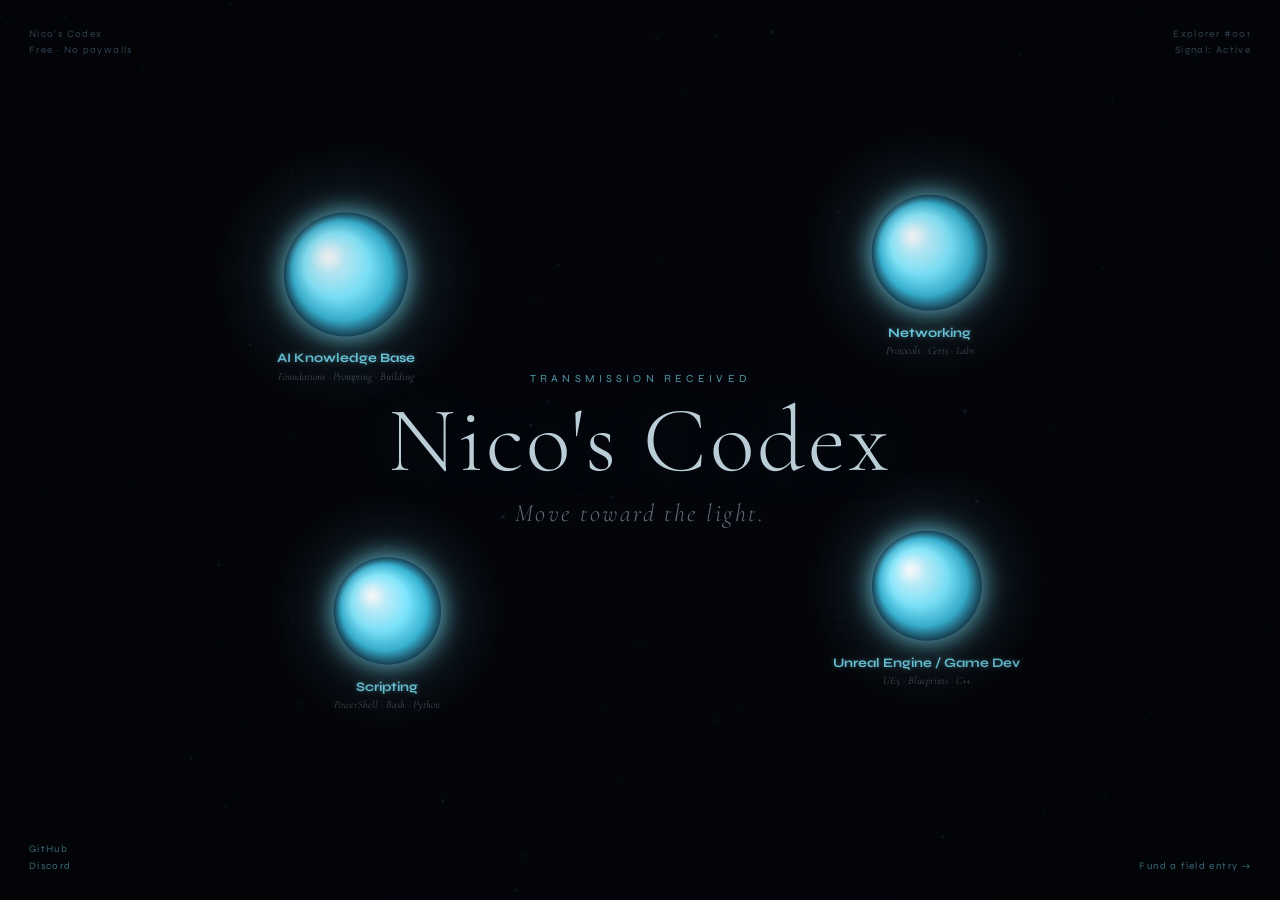
<file: index.html>
<!DOCTYPE html>
<html lang="en">
<head>
<meta charset="UTF-8">
<meta name="viewport" content="width=device-width, initial-scale=1.0">
<title>Nico's Codex</title>
<meta name="description" content="Nico's Codex — a curated knowledge base covering AI, technology, and beyond.">
<meta property="og:title" content="Nico's Codex">
<meta property="og:description" content="Move toward the light.">
<link rel="preconnect" href="https://fonts.googleapis.com">
<link rel="preconnect" href="https://fonts.gstatic.com" crossorigin>
<link href="https://fonts.googleapis.com/css2?family=Cormorant+Garamond:ital,wght@0,300;1,300&family=Syne:wght@400;700&display=swap" rel="stylesheet">
<style>
*, *::before, *::after { box-sizing: border-box; margin: 0; padding: 0; }

html, body {
  width: 100%; height: 100%;
  background: #03050a;
  overflow: hidden;
  cursor: none;
  user-select: none;
}

#canvas {
  position: fixed;
  inset: 0;
  width: 100%;
  height: 100%;
  display: block;
}

/* ── Hero intro ── */
#intro {
  position: fixed;
  inset: 0;
  display: flex;
  flex-direction: column;
  align-items: center;
  justify-content: center;
  pointer-events: none;
  z-index: 10;
  gap: 0.65rem;
  transition: opacity 1.4s ease;
}
#intro.hidden { opacity: 0; }

.intro-eyebrow {
  font-family: 'Syne', sans-serif;
  font-size: 0.68rem;
  font-weight: 400;
  letter-spacing: 0.38em;
  text-transform: uppercase;
  color: #7de8ff;
  opacity: 0.65;
}

.intro-title {
  font-family: 'Cormorant Garamond', serif;
  font-weight: 300;
  font-size: clamp(3rem, 7.5vw, 5.8rem);
  color: rgba(200, 220, 230, 0.93);
  line-height: 1;
  letter-spacing: 0.03em;
  text-shadow: 0 0 60px rgba(125,232,255,0.18), 0 0 120px rgba(125,232,255,0.08);
}

.intro-subtitle {
  font-family: 'Cormorant Garamond', serif;
  font-weight: 300;
  font-style: italic;
  font-size: clamp(1.05rem, 2.5vw, 1.55rem);
  color: rgba(200,220,230,0.48);
  letter-spacing: 0.1em;
}

/* ── Corner labels ── */
.corner {
  position: fixed;
  font-family: 'Syne', sans-serif;
  font-size: 0.62rem;
  letter-spacing: 0.14em;
  color: rgba(80,110,130,0.6);
  pointer-events: none;
  z-index: 20;
  line-height: 1.7;
}
.corner a {
  color: rgba(125,232,255,0.45);
  text-decoration: none;
  pointer-events: auto;
  transition: color 0.2s;
}
.corner a:hover { color: #7de8ff; }

.corner-tl { top: 1.6rem; left: 1.8rem; }
.corner-tr { top: 1.6rem; right: 1.8rem; text-align: right; }
.corner-bl { bottom: 1.6rem; left: 1.8rem; }
.corner-br { bottom: 1.6rem; right: 1.8rem; text-align: right; }

/* ── Tooltip ── */
#tooltip {
  position: fixed;
  pointer-events: none;
  z-index: 30;
  display: flex;
  flex-direction: column;
  align-items: center;
  gap: 0.28rem;
  transform: translate(-50%, 0);
  opacity: 0;
  transition: opacity 0.22s ease;
  width: 260px;
  text-align: center;
  padding: 0.9rem 1.1rem 0.85rem;
  background: rgba(3,5,10,0.88);
  border: 1px solid rgba(125,232,255,0.1);
  backdrop-filter: blur(10px);
}
#tooltip.visible { opacity: 1; }

.tt-name {
  font-family: 'Syne', sans-serif;
  font-weight: 700;
  font-size: 0.82rem;
  letter-spacing: 0.07em;
  color: #7de8ff;
}

.tt-desc {
  font-family: 'Cormorant Garamond', serif;
  font-style: italic;
  font-weight: 300;
  font-size: 0.9rem;
  color: rgba(200,220,230,0.72);
  line-height: 1.45;
}

.tt-badge {
  font-family: 'Syne', sans-serif;
  font-size: 0.58rem;
  font-weight: 700;
  letter-spacing: 0.22em;
  padding: 0.2em 0.6em;
  margin-top: 0.1rem;
}
.tt-badge.live {
  background: rgba(125,232,255,0.12);
  color: #7de8ff;
  border: 1px solid rgba(125,232,255,0.28);
}
.tt-badge.incoming {
  background: rgba(42,74,90,0.25);
  color: rgba(80,110,130,0.75);
  border: 1px solid rgba(42,74,90,0.45);
}

/* ── Mobile list — hidden everywhere, canvas is the UI ── */
#mobile-list { display: none; }

@media (max-width: 700px) {
  .corner { display: none; }
}
</style>
</head>
<body>

<canvas id="canvas"></canvas>

<div id="intro">
  <span class="intro-eyebrow">Transmission received</span>
  <h1 class="intro-title">Nico's Codex</h1>
  <p class="intro-subtitle">Move toward the light.</p>
</div>

<div class="corner corner-tl">Nico's Codex<br>Free · No paywalls</div>
<div class="corner corner-tr">Explorer #001<br>Signal: Active</div>
<div class="corner corner-bl">
  <a href="https://github.com/niconomics-9" target="_blank" rel="noopener">GitHub</a><br>
  <a href="#" target="_blank" rel="noopener">Discord</a>
</div>
<div class="corner corner-br">
  <a href="https://ko-fi.com" target="_blank" rel="noopener">Fund a field entry →</a>
</div>

<div id="tooltip">
  <span class="tt-name"></span>
  <span class="tt-desc"></span>
  <span class="tt-badge"></span>
</div>

<div id="mobile-list">
  <div class="mob-header">
    <p class="mob-eyebrow">Transmission received</p>
    <h1 class="mob-title">Nico's Codex</h1>
    <p class="mob-subtitle">Move toward the light.</p>
  </div>
</div>

<script>
// ── Topic data ────────────────────────────────────────────────────
const TOPICS = [
  {
    name:    "AI Knowledge Base",
    tagline: "Foundations · Prompting · Building",
    desc:    "Free, curated archive of AI learning resources — foundations, prompting, building, podcasts, newsletters, leaders, and repos.",
    url:     "ai.html",
    status:  "LIVE"
  },
  {
    name:    "Networking",
    tagline: "Protocols · Certs · Labs",
    desc:    "Free, curated archive of networking resources — fundamentals, protocols, certifications, and hands-on labs.",
    url:     "networking.html",
    status:  "LIVE"
  },
  {
    name:    "Scripting",
    tagline: "PowerShell · Bash · Python",
    desc:    "Curated scripting resources for IT pros and developers — PowerShell, Bash, Python, and automation. With a terminal game.",
    url:     "scripting.html",
    status:  "LIVE"
  },
  {
    name:    "Unreal Engine / Game Dev",
    tagline: "UE5 · Blueprints · C++",
    desc:    "Curated resources for learning UE5 — official docs, Blueprints, C++, free assets, and community. Includes an interactive terrain demo.",
    url:     "unreal.html",
    status:  "LIVE"
  },
];

// Fractional positions [fx, fy] — spread across viewport
const INIT_POS = [
  [0.25, 0.30],  // AI       — upper left
  [0.72, 0.27],  // Networking — upper right
  [0.30, 0.68],  // Scripting  — lower left
  [0.70, 0.68],  // Unreal     — lower right
];

// ── Build mobile list ─────────────────────────────────────────────
const mobileList = document.getElementById('mobile-list');
TOPICS.forEach(t => {
  const isLive = t.status === 'LIVE';
  const el = document.createElement(isLive ? 'a' : 'div');
  if (isLive) el.href = t.url;
  el.className = `mob-row ${isLive ? 'live' : 'inactive'}`;
  el.innerHTML =
    `<span class="mob-dot ${isLive ? 'live' : 'inactive'}"></span>` +
    `<span class="mob-info">` +
      `<span class="mob-name">${t.name}</span>` +
      `<span class="mob-desc">${t.desc}</span>` +
    `</span>` +
    `<span class="mob-tag ${isLive ? 'live' : 'incoming'}">${t.status}</span>`;
  mobileList.appendChild(el);
});

// ── Canvas + context ──────────────────────────────────────────────
const canvas = document.getElementById('canvas');
const ctx    = canvas.getContext('2d');
let W = 0, H = 0;

// ── Orb class ─────────────────────────────────────────────────────
class Orb {
  constructor(topic, fx, fy) {
    this.topic  = topic;
    this.isLive = topic.status === 'LIVE';
    this.fx = fx; this.fy = fy;

    this.baseX = fx * window.innerWidth;
    this.baseY = fy * window.innerHeight;
    this.x = this.baseX;
    this.y = this.baseY;

    this.baseRadius = this.isLive
      ? 52 + Math.random() * 16
      : 32 + Math.random() * 12;
    this.radius = this.baseRadius;

    this.phase      = Math.random() * Math.PI * 2;
    this.pulseSpeed = 0.22 + Math.random() * 0.28;

    this.driftAmpX = 18 + Math.random() * 22;
    this.driftAmpY = 14 + Math.random() * 18;
    this.driftSpX  = 0.06 + Math.random() * 0.07;
    this.driftSpY  = 0.05 + Math.random() * 0.06;
    this.driftPhX  = Math.random() * Math.PI * 2;
    this.driftPhY  = Math.random() * Math.PI * 2;

    this.hovered     = false;
    this.scale       = 1;
    this.clickPulse  = 0;
    this.clickTarget = null;
  }

  rebase() {
    this.baseX = this.fx * W;
    this.baseY = this.fy * H;
  }

  draw(ctx) {
    const { x, y, radius: r, isLive, hovered } = this;

    ctx.save();

    // Atmospheric outer glow
    const glowR    = r * (hovered ? 3.4 : 2.1);
    const outerGrd = ctx.createRadialGradient(x, y, r * 0.75, x, y, glowR);
    if (isLive) {
      outerGrd.addColorStop(0, hovered ? 'rgba(125,232,255,0.24)' : 'rgba(125,232,255,0.11)');
      outerGrd.addColorStop(1, 'rgba(125,232,255,0)');
    } else {
      outerGrd.addColorStop(0, hovered ? 'rgba(58,106,122,0.2)' : 'rgba(42,74,90,0.07)');
      outerGrd.addColorStop(1, 'rgba(42,74,90,0)');
    }
    ctx.beginPath();
    ctx.arc(x, y, glowR, 0, Math.PI * 2);
    ctx.fillStyle = outerGrd;
    ctx.fill();

    // Shadow glow
    ctx.shadowColor = isLive ? '#7de8ff' : '#3a6a7a';
    ctx.shadowBlur  = isLive
      ? (hovered ? 52 : 26)
      : (hovered ? 22 : 9);

    // Core sphere gradient (highlight offset upper-left)
    const hx = x - r * 0.3, hy = y - r * 0.3;
    const coreGrd = ctx.createRadialGradient(hx, hy, 0, x, y, r);
    if (isLive) {
      coreGrd.addColorStop(0.00, '#f2fbff');
      coreGrd.addColorStop(0.18, '#b8f0ff');
      coreGrd.addColorStop(0.52, '#7de8ff');
      coreGrd.addColorStop(0.80, '#38b4d4');
      coreGrd.addColorStop(1.00, 'rgba(18,58,78,0.88)');
    } else {
      coreGrd.addColorStop(0.00, '#5e8e9e');
      coreGrd.addColorStop(0.32, '#3a6070');
      coreGrd.addColorStop(0.68, '#2a4a5a');
      coreGrd.addColorStop(1.00, 'rgba(4,14,20,0.92)');
    }
    ctx.beginPath();
    ctx.arc(x, y, r, 0, Math.PI * 2);
    ctx.fillStyle = coreGrd;
    ctx.fill();

    ctx.shadowBlur = 0;

    // Specular highlight (clipped to orb)
    ctx.beginPath();
    ctx.arc(x, y, r, 0, Math.PI * 2);
    ctx.clip();
    const specGrd = ctx.createRadialGradient(hx, hy, 0, hx, hy, r * 0.68);
    specGrd.addColorStop(0,    'rgba(255,255,255,0.74)');
    specGrd.addColorStop(0.42, 'rgba(255,255,255,0.16)');
    specGrd.addColorStop(1,    'rgba(255,255,255,0)');
    ctx.fillStyle = specGrd;
    ctx.fillRect(x - r - 1, y - r - 1, (r + 1) * 2, (r + 1) * 2);

    ctx.restore();
  }

  contains(px, py) {
    const dx = px - this.x, dy = py - this.y;
    return Math.sqrt(dx * dx + dy * dy) < this.radius;
  }
}

// ── Particle class ────────────────────────────────────────────────
class Particle {
  constructor(seed) { this.init(seed); }
  init(fromBottom) {
    this.x     = Math.random() * (W || window.innerWidth);
    this.y     = fromBottom ? (H || window.innerHeight) + 6 : Math.random() * (H || window.innerHeight);
    this.vx    = (Math.random() - 0.5) * 0.22;
    this.vy    = -(0.14 + Math.random() * 0.38);
    this.alpha = 0.025 + Math.random() * 0.07;
    this.r     = 0.7 + Math.random() * 1.3;
  }
  update() {
    this.x += this.vx;
    this.y += this.vy;
    if (this.y < -8) this.init(true);
  }
  draw(ctx) {
    ctx.beginPath();
    ctx.arc(this.x, this.y, this.r, 0, Math.PI * 2);
    ctx.fillStyle = `rgba(125,232,255,${this.alpha})`;
    ctx.fill();
  }
}

// ── Init scene ────────────────────────────────────────────────────
const orbs      = TOPICS.map((t, i) => new Orb(t, INIT_POS[i][0], INIT_POS[i][1]));
const particles = Array.from({ length: 65 }, () => new Particle(false));

function resize() {
  W = canvas.width  = window.innerWidth;
  H = canvas.height = window.innerHeight;
  orbs.forEach(o => o.rebase());
}
window.addEventListener('resize', resize);
resize();

// ── Mouse ─────────────────────────────────────────────────────────
let mx = -9999, my = -9999;
document.addEventListener('mousemove', e => { mx = e.clientX; my = e.clientY; });

// Touch: show tooltip on hold, navigate on tap
canvas.addEventListener('touchstart', e => {
  e.preventDefault();
  const t = e.touches[0];
  mx = t.clientX; my = t.clientY;
}, { passive: false });

canvas.addEventListener('touchmove', e => {
  e.preventDefault();
  const t = e.touches[0];
  mx = t.clientX; my = t.clientY;
}, { passive: false });

canvas.addEventListener('touchend', e => {
  const hit = orbs.find(o => o.isLive && o.clickPulse <= 0 && o.contains(mx, my));
  if (hit) { hit.clickPulse = 1; hit.clickTarget = hit.topic.url; }
  setTimeout(() => { mx = -9999; my = -9999; }, 600);
});

// ── Intro fade ────────────────────────────────────────────────────
let introHidden = false;
const intro = document.getElementById('intro');

// ── Tooltip refs ──────────────────────────────────────────────────
const tooltip = document.getElementById('tooltip');
const ttName  = tooltip.querySelector('.tt-name');
const ttDesc  = tooltip.querySelector('.tt-desc');
const ttBadge = tooltip.querySelector('.tt-badge');

function drawOrbLabel(orb) {
  const { x, y, radius: r, topic, hovered } = orb;
  const baseY = y + r + 16;
  ctx.save();
  ctx.textAlign    = 'center';
  ctx.textBaseline = 'top';

  // Name
  ctx.font      = '700 13px Syne, sans-serif';
  ctx.fillStyle = hovered ? '#7de8ff' : 'rgba(125,232,255,0.82)';
  ctx.shadowColor = 'rgba(125,232,255,0.4)';
  ctx.shadowBlur  = hovered ? 10 : 4;
  ctx.fillText(topic.name, x, baseY);

  // Tagline
  ctx.font        = 'italic 300 11px "Cormorant Garamond", serif';
  ctx.fillStyle   = hovered ? 'rgba(200,220,230,0.75)' : 'rgba(200,220,230,0.38)';
  ctx.shadowBlur  = 0;
  ctx.fillText(topic.tagline, x, baseY + 19);

  ctx.restore();
}

function updateTooltip(orb) {
  if (!orb) { tooltip.classList.remove('visible'); return; }
  const t = orb.topic;
  ttName.textContent  = t.name;
  ttDesc.textContent  = t.desc;
  ttBadge.textContent = t.status;
  ttBadge.className   = `tt-badge ${t.status === 'LIVE' ? 'live' : 'incoming'}`;

  const pad  = 14;
  const tipW = 260;
  const rawL = orb.x;
  const left = Math.max(tipW / 2 + pad, Math.min(W - tipW / 2 - pad, rawL));
  const top  = orb.y + orb.radius + 58;
  tooltip.style.left = `${left}px`;
  tooltip.style.top  = `${top}px`;
  tooltip.classList.add('visible');
}

// ── Click handler ─────────────────────────────────────────────────
document.addEventListener('click', e => {
  if (e.target.tagName === 'A') return;
  const hit = orbs.find(o => o.isLive && o.clickPulse <= 0 && o.contains(e.clientX, e.clientY));
  if (hit) { hit.clickPulse = 1; hit.clickTarget = hit.topic.url; }
});

// ── Thread lines ──────────────────────────────────────────────────
function drawThreads() {
  const THRESH = Math.min(W, H) * 0.34;
  for (let i = 0; i < orbs.length; i++) {
    for (let j = i + 1; j < orbs.length; j++) {
      const dx = orbs[i].x - orbs[j].x;
      const dy = orbs[i].y - orbs[j].y;
      const d  = Math.sqrt(dx * dx + dy * dy);
      if (d < THRESH) {
        const prox      = 1 - d / THRESH;
        const hBoost    = (orbs[i].hovered || orbs[j].hovered) ? 0.44 : 0;
        const alpha     = prox * 0.13 + hBoost;
        ctx.beginPath();
        ctx.moveTo(orbs[i].x, orbs[i].y);
        ctx.lineTo(orbs[j].x, orbs[j].y);
        ctx.strokeStyle = `rgba(125,232,255,${alpha})`;
        ctx.lineWidth   = 0.5;
        ctx.stroke();
      }
    }
  }
}

// ── Cursor ────────────────────────────────────────────────────────
function drawCursor(onLive) {
  if (mx < -100) return;
  const sz  = 11, gap = 4;
  const col = onLive ? 'rgba(125,232,255,1)' : 'rgba(125,232,255,0.72)';
  ctx.save();
  ctx.strokeStyle = col;
  ctx.lineWidth   = 1;
  ctx.shadowColor = 'rgba(125,232,255,0.45)';
  ctx.shadowBlur  = 7;
  ctx.beginPath();
  ctx.moveTo(mx - sz, my);   ctx.lineTo(mx - gap, my);
  ctx.moveTo(mx + gap, my);  ctx.lineTo(mx + sz, my);
  ctx.moveTo(mx, my - sz);   ctx.lineTo(mx, my - gap);
  ctx.moveTo(mx, my + gap);  ctx.lineTo(mx, my + sz);
  ctx.stroke();
  ctx.shadowBlur = 5;
  ctx.beginPath();
  ctx.arc(mx, my, 1.5, 0, Math.PI * 2);
  ctx.fillStyle = col;
  ctx.fill();
  ctx.restore();
}

// ── Render loop ───────────────────────────────────────────────────
let t = 0;
function render() {
  requestAnimationFrame(render);
  t += 0.003;

  ctx.clearRect(0, 0, W, H);
  ctx.fillStyle = '#03050a';
  ctx.fillRect(0, 0, W, H);

  // Particles
  for (const p of particles) { p.update(); p.draw(ctx); }

  // Drift positions
  for (const o of orbs) {
    o.x = o.baseX + Math.sin(t * o.driftSpX + o.driftPhX) * o.driftAmpX;
    o.y = o.baseY + Math.cos(t * o.driftSpY + o.driftPhY) * o.driftAmpY;
  }

  // Hover detection
  let hoveredOrb = null;
  for (const o of orbs) {
    o.hovered = o.contains(mx, my);
    if (o.hovered) hoveredOrb = o;
  }

  // Threads
  drawThreads();

  // Update scale + draw orbs
  for (const o of orbs) {
    let targetScale = o.hovered ? 1.5 : 1;
    if (o.clickPulse > 0) targetScale = 1 + o.clickPulse * 0.85;
    o.scale  += (targetScale - o.scale) * 0.1;
    const pulse = 1 + Math.sin(t * o.pulseSpeed + o.phase) * 0.052;
    o.radius = o.baseRadius * o.scale * pulse;

    if (o.clickPulse > 0) {
      o.clickPulse -= 0.038;
      if (o.clickPulse <= 0 && o.clickTarget) {
        window.location.href = o.clickTarget;
        o.clickTarget = null;
      }
    }

    o.draw(ctx);
    drawOrbLabel(o);
  }

  // Vignette
  const vig = ctx.createRadialGradient(W/2, H/2, Math.min(W,H)*0.28, W/2, H/2, Math.max(W,H)*0.82);
  vig.addColorStop(0, 'transparent');
  vig.addColorStop(1, 'rgba(0,0,0,0.45)');
  ctx.fillStyle = vig;
  ctx.fillRect(0, 0, W, H);

  // Cursor on top
  drawCursor(hoveredOrb && hoveredOrb.isLive);

  // Intro fade on first hover
  if (hoveredOrb && !introHidden) {
    introHidden = true;
    intro.classList.add('hidden');
  }

  // Tooltip
  updateTooltip(hoveredOrb);
}

render();
</script>
</body>
</html>
</file>
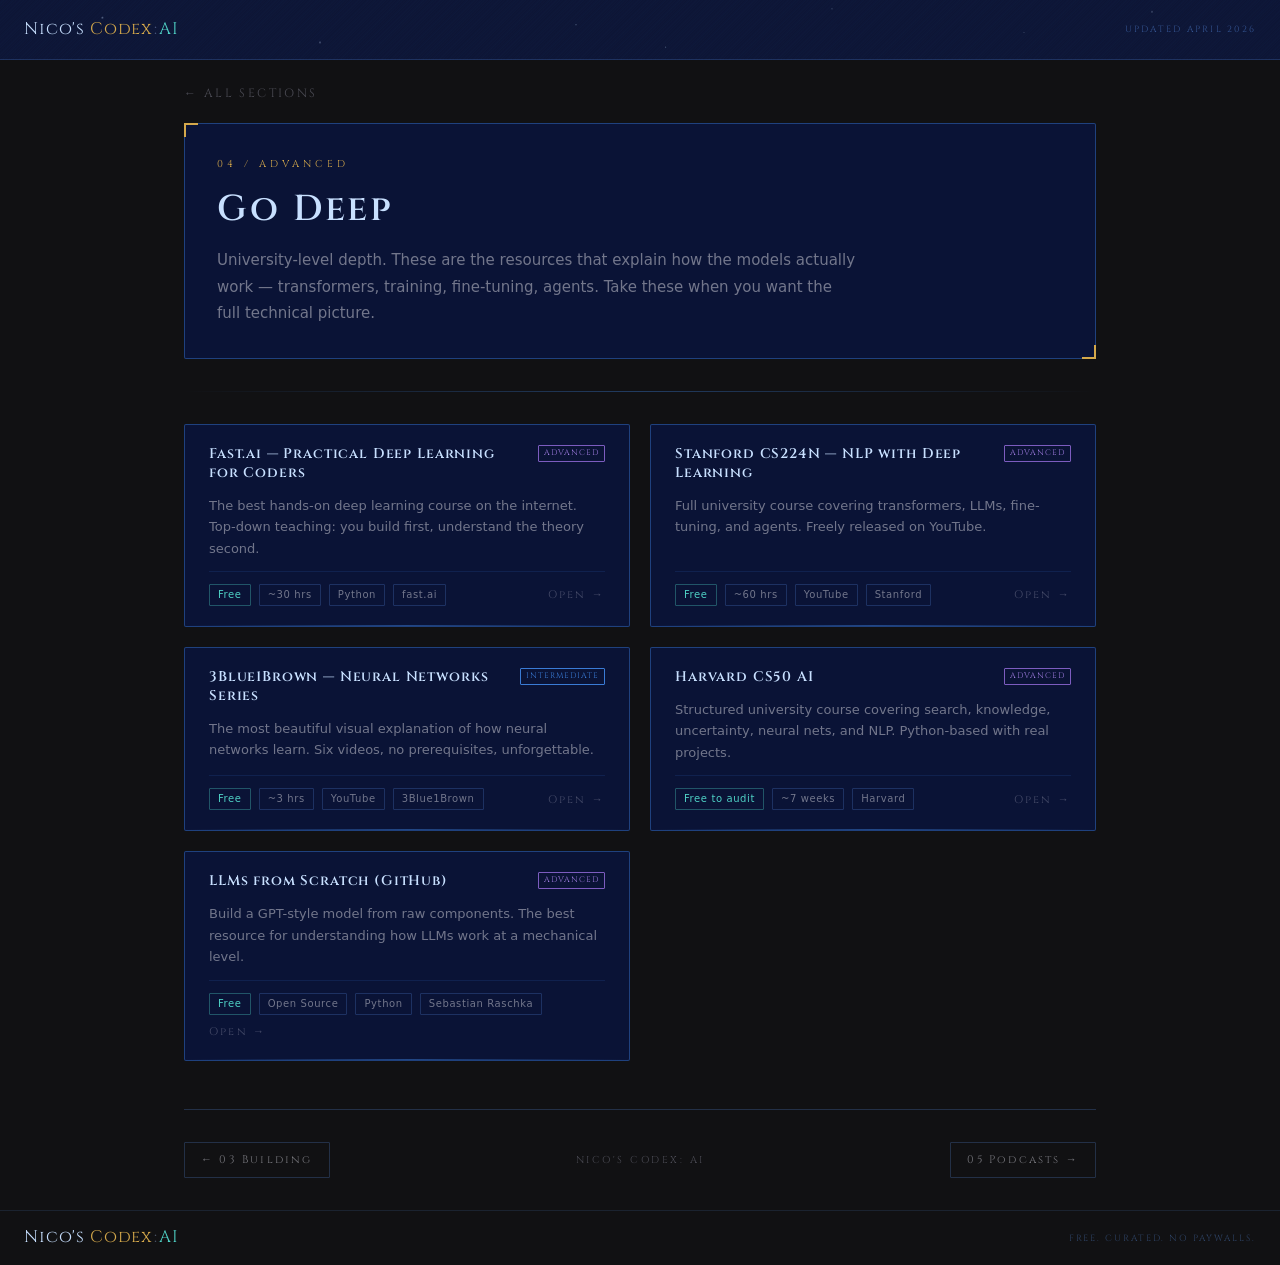
<file: advanced.html>
<!DOCTYPE html>
<html lang="en">
<head>
<meta charset="UTF-8">
<meta name="viewport" content="width=device-width, initial-scale=1.0">
<title>Go Deep — Nico's Codex: AI</title>
<meta name="description" content="Neural networks, deep learning, LLMs. University-level depth on how the models actually work.">
<link rel="preconnect" href="https://fonts.googleapis.com">
<link rel="preconnect" href="https://fonts.gstatic.com" crossorigin>
<link href="https://fonts.googleapis.com/css2?family=Cinzel:wght@400;600&display=swap" rel="stylesheet">
<link rel="stylesheet" href="style.css">
</head>
<body>

<nav class="codex-nav">
  <a href="index.html" class="codex-logo">Nico's <span class="logo-codex">Codex</span><span class="logo-colon">:</span><span class="logo-ai">AI</span></a>
  <span class="codex-rule">Updated April 2026</span>
</nav>

<main class="page-wrap">

  <a href="index.html" class="back-link">← All Sections</a>

  <header class="page-header codex-panel">
    <p class="page-eyebrow">04 / Advanced</p>
    <h1>Go Deep</h1>
    <p class="page-intro">University-level depth. These are the resources that explain how the models actually work — transformers, training, fine-tuning, agents. Take these when you want the full technical picture.</p>
  </header>

  <div class="codex-divider"></div>

  <div class="resource-grid">

    <a href="https://course.fast.ai" target="_blank" rel="noopener" class="resource-card" style="animation-delay: 0ms">
      <div class="resource-card-top">
        <span class="resource-title">Fast.ai — Practical Deep Learning for Coders</span>
        <span class="badge badge-advanced">Advanced</span>
      </div>
      <p class="resource-desc">The best hands-on deep learning course on the internet. Top-down teaching: you build first, understand the theory second.</p>
      <div class="resource-meta-row">
        <div class="resource-chips">
          <span class="chip chip-free">Free</span>
          <span class="chip">~30 hrs</span>
          <span class="chip">Python</span>
          <span class="chip">fast.ai</span>
        </div>
        <span class="resource-open">Open →</span>
      </div>
    </a>

    <a href="https://www.youtube.com/playlist?list=PLoROMvodv4rMFqRtEuo6SGjY4XbRIVx76" target="_blank" rel="noopener" class="resource-card" style="animation-delay: 80ms">
      <div class="resource-card-top">
        <span class="resource-title">Stanford CS224N — NLP with Deep Learning</span>
        <span class="badge badge-advanced">Advanced</span>
      </div>
      <p class="resource-desc">Full university course covering transformers, LLMs, fine-tuning, and agents. Freely released on YouTube.</p>
      <div class="resource-meta-row">
        <div class="resource-chips">
          <span class="chip chip-free">Free</span>
          <span class="chip">~60 hrs</span>
          <span class="chip">YouTube</span>
          <span class="chip">Stanford</span>
        </div>
        <span class="resource-open">Open →</span>
      </div>
    </a>

    <a href="https://www.youtube.com/playlist?list=PLZHQObOWTQDNU6R1_67000Dx_ZCJB-3pi" target="_blank" rel="noopener" class="resource-card" style="animation-delay: 160ms">
      <div class="resource-card-top">
        <span class="resource-title">3Blue1Brown — Neural Networks Series</span>
        <span class="badge badge-intermediate">Intermediate</span>
      </div>
      <p class="resource-desc">The most beautiful visual explanation of how neural networks learn. Six videos, no prerequisites, unforgettable.</p>
      <div class="resource-meta-row">
        <div class="resource-chips">
          <span class="chip chip-free">Free</span>
          <span class="chip">~3 hrs</span>
          <span class="chip">YouTube</span>
          <span class="chip">3Blue1Brown</span>
        </div>
        <span class="resource-open">Open →</span>
      </div>
    </a>

    <a href="https://cs50.harvard.edu/ai/" target="_blank" rel="noopener" class="resource-card" style="animation-delay: 240ms">
      <div class="resource-card-top">
        <span class="resource-title">Harvard CS50 AI</span>
        <span class="badge badge-advanced">Advanced</span>
      </div>
      <p class="resource-desc">Structured university course covering search, knowledge, uncertainty, neural nets, and NLP. Python-based with real projects.</p>
      <div class="resource-meta-row">
        <div class="resource-chips">
          <span class="chip chip-free">Free to audit</span>
          <span class="chip">~7 weeks</span>
          <span class="chip">Harvard</span>
        </div>
        <span class="resource-open">Open →</span>
      </div>
    </a>

    <a href="https://github.com/rasbt/LLMs-from-scratch" target="_blank" rel="noopener" class="resource-card" style="animation-delay: 320ms">
      <div class="resource-card-top">
        <span class="resource-title">LLMs from Scratch (GitHub)</span>
        <span class="badge badge-advanced">Advanced</span>
      </div>
      <p class="resource-desc">Build a GPT-style model from raw components. The best resource for understanding how LLMs work at a mechanical level.</p>
      <div class="resource-meta-row">
        <div class="resource-chips">
          <span class="chip chip-free">Free</span>
          <span class="chip">Open Source</span>
          <span class="chip">Python</span>
          <span class="chip">Sebastian Raschka</span>
        </div>
        <span class="resource-open">Open →</span>
      </div>
    </a>

  </div>

  <nav class="page-nav">
    <a href="building.html" class="page-nav-btn nav-prev">← 03 Building</a>
    <span class="nav-center">Nico's Codex: AI</span>
    <a href="podcasts.html" class="page-nav-btn nav-next">05 Podcasts →</a>
  </nav>

</main>

<footer class="codex-footer-bar">
  <a href="index.html" class="codex-logo">Nico's <span class="logo-codex">Codex</span><span class="logo-colon">:</span><span class="logo-ai">AI</span></a>
  <span class="footer-tagline">Free. Curated. No paywalls.</span>
</footer>

</body>
</html>
</file>
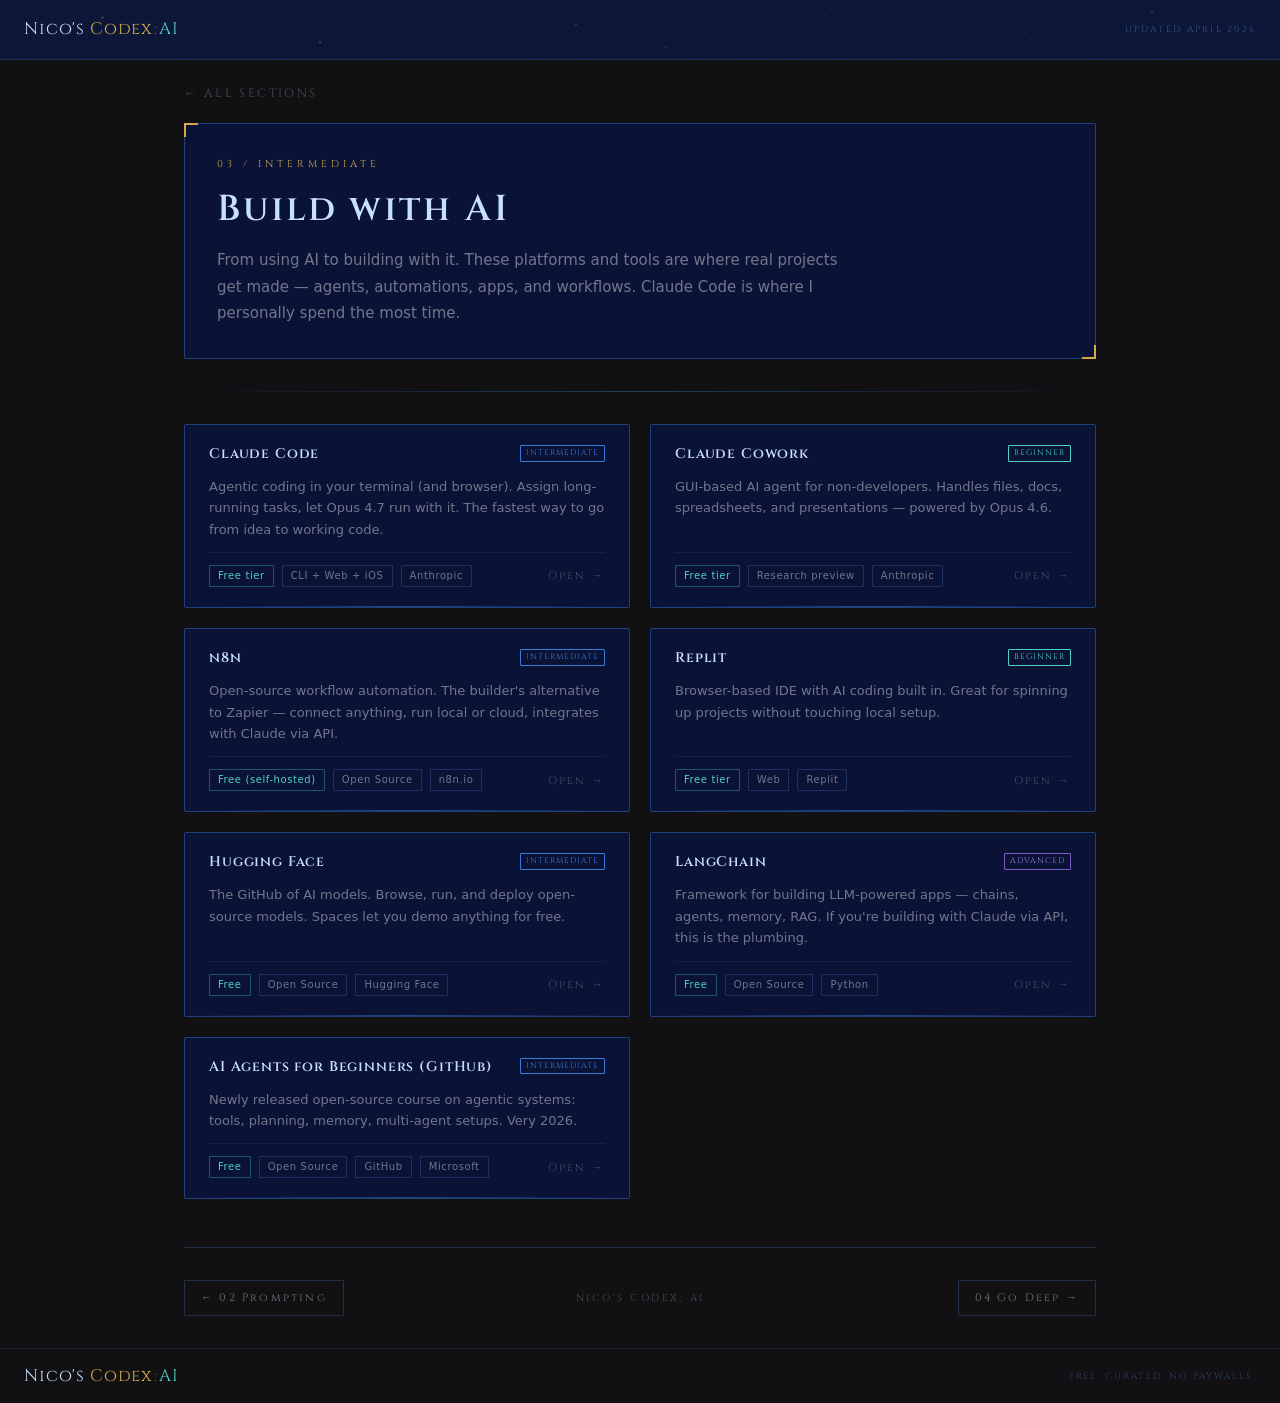
<file: building.html>
<!DOCTYPE html>
<html lang="en">
<head>
<meta charset="UTF-8">
<meta name="viewport" content="width=device-width, initial-scale=1.0">
<title>Build with AI — Nico's Codex: AI</title>
<meta name="description" content="Claude Code, agents, automations, real projects. From using AI to building with it.">
<link rel="preconnect" href="https://fonts.googleapis.com">
<link rel="preconnect" href="https://fonts.gstatic.com" crossorigin>
<link href="https://fonts.googleapis.com/css2?family=Cinzel:wght@400;600&display=swap" rel="stylesheet">
<link rel="stylesheet" href="style.css">
</head>
<body>

<nav class="codex-nav">
  <a href="index.html" class="codex-logo">Nico's <span class="logo-codex">Codex</span><span class="logo-colon">:</span><span class="logo-ai">AI</span></a>
  <span class="codex-rule">Updated April 2026</span>
</nav>

<main class="page-wrap">

  <a href="index.html" class="back-link">← All Sections</a>

  <header class="page-header codex-panel">
    <p class="page-eyebrow">03 / Intermediate</p>
    <h1>Build with AI</h1>
    <p class="page-intro">From using AI to building with it. These platforms and tools are where real projects get made — agents, automations, apps, and workflows. Claude Code is where I personally spend the most time.</p>
  </header>

  <div class="codex-divider"></div>

  <div class="resource-grid">

    <a href="https://claude.ai/code" target="_blank" rel="noopener" class="resource-card" style="animation-delay: 0ms">
      <div class="resource-card-top">
        <span class="resource-title">Claude Code</span>
        <span class="badge badge-intermediate">Intermediate</span>
      </div>
      <p class="resource-desc">Agentic coding in your terminal (and browser). Assign long-running tasks, let Opus 4.7 run with it. The fastest way to go from idea to working code.</p>
      <div class="resource-meta-row">
        <div class="resource-chips">
          <span class="chip chip-free">Free tier</span>
          <span class="chip">CLI + Web + iOS</span>
          <span class="chip">Anthropic</span>
        </div>
        <span class="resource-open">Open →</span>
      </div>
    </a>

    <a href="https://claude.ai" target="_blank" rel="noopener" class="resource-card" style="animation-delay: 80ms">
      <div class="resource-card-top">
        <span class="resource-title">Claude Cowork</span>
        <span class="badge badge-beginner">Beginner</span>
      </div>
      <p class="resource-desc">GUI-based AI agent for non-developers. Handles files, docs, spreadsheets, and presentations — powered by Opus 4.6.</p>
      <div class="resource-meta-row">
        <div class="resource-chips">
          <span class="chip chip-free">Free tier</span>
          <span class="chip">Research preview</span>
          <span class="chip">Anthropic</span>
        </div>
        <span class="resource-open">Open →</span>
      </div>
    </a>

    <a href="https://n8n.io" target="_blank" rel="noopener" class="resource-card" style="animation-delay: 160ms">
      <div class="resource-card-top">
        <span class="resource-title">n8n</span>
        <span class="badge badge-intermediate">Intermediate</span>
      </div>
      <p class="resource-desc">Open-source workflow automation. The builder's alternative to Zapier — connect anything, run local or cloud, integrates with Claude via API.</p>
      <div class="resource-meta-row">
        <div class="resource-chips">
          <span class="chip chip-free">Free (self-hosted)</span>
          <span class="chip">Open Source</span>
          <span class="chip">n8n.io</span>
        </div>
        <span class="resource-open">Open →</span>
      </div>
    </a>

    <a href="https://replit.com" target="_blank" rel="noopener" class="resource-card" style="animation-delay: 240ms">
      <div class="resource-card-top">
        <span class="resource-title">Replit</span>
        <span class="badge badge-beginner">Beginner</span>
      </div>
      <p class="resource-desc">Browser-based IDE with AI coding built in. Great for spinning up projects without touching local setup.</p>
      <div class="resource-meta-row">
        <div class="resource-chips">
          <span class="chip chip-free">Free tier</span>
          <span class="chip">Web</span>
          <span class="chip">Replit</span>
        </div>
        <span class="resource-open">Open →</span>
      </div>
    </a>

    <a href="https://huggingface.co" target="_blank" rel="noopener" class="resource-card" style="animation-delay: 320ms">
      <div class="resource-card-top">
        <span class="resource-title">Hugging Face</span>
        <span class="badge badge-intermediate">Intermediate</span>
      </div>
      <p class="resource-desc">The GitHub of AI models. Browse, run, and deploy open-source models. Spaces let you demo anything for free.</p>
      <div class="resource-meta-row">
        <div class="resource-chips">
          <span class="chip chip-free">Free</span>
          <span class="chip">Open Source</span>
          <span class="chip">Hugging Face</span>
        </div>
        <span class="resource-open">Open →</span>
      </div>
    </a>

    <a href="https://python.langchain.com" target="_blank" rel="noopener" class="resource-card" style="animation-delay: 400ms">
      <div class="resource-card-top">
        <span class="resource-title">LangChain</span>
        <span class="badge badge-advanced">Advanced</span>
      </div>
      <p class="resource-desc">Framework for building LLM-powered apps — chains, agents, memory, RAG. If you're building with Claude via API, this is the plumbing.</p>
      <div class="resource-meta-row">
        <div class="resource-chips">
          <span class="chip chip-free">Free</span>
          <span class="chip">Open Source</span>
          <span class="chip">Python</span>
        </div>
        <span class="resource-open">Open →</span>
      </div>
    </a>

    <a href="https://github.com/microsoft/ai-agents-for-beginners" target="_blank" rel="noopener" class="resource-card" style="animation-delay: 480ms">
      <div class="resource-card-top">
        <span class="resource-title">AI Agents for Beginners (GitHub)</span>
        <span class="badge badge-intermediate">Intermediate</span>
      </div>
      <p class="resource-desc">Newly released open-source course on agentic systems: tools, planning, memory, multi-agent setups. Very 2026.</p>
      <div class="resource-meta-row">
        <div class="resource-chips">
          <span class="chip chip-free">Free</span>
          <span class="chip">Open Source</span>
          <span class="chip">GitHub</span>
          <span class="chip">Microsoft</span>
        </div>
        <span class="resource-open">Open →</span>
      </div>
    </a>

  </div>

  <nav class="page-nav">
    <a href="prompting.html" class="page-nav-btn nav-prev">← 02 Prompting</a>
    <span class="nav-center">Nico's Codex: AI</span>
    <a href="advanced.html" class="page-nav-btn nav-next">04 Go Deep →</a>
  </nav>

</main>

<footer class="codex-footer-bar">
  <a href="index.html" class="codex-logo">Nico's <span class="logo-codex">Codex</span><span class="logo-colon">:</span><span class="logo-ai">AI</span></a>
  <span class="footer-tagline">Free. Curated. No paywalls.</span>
</footer>

</body>
</html>
</file>
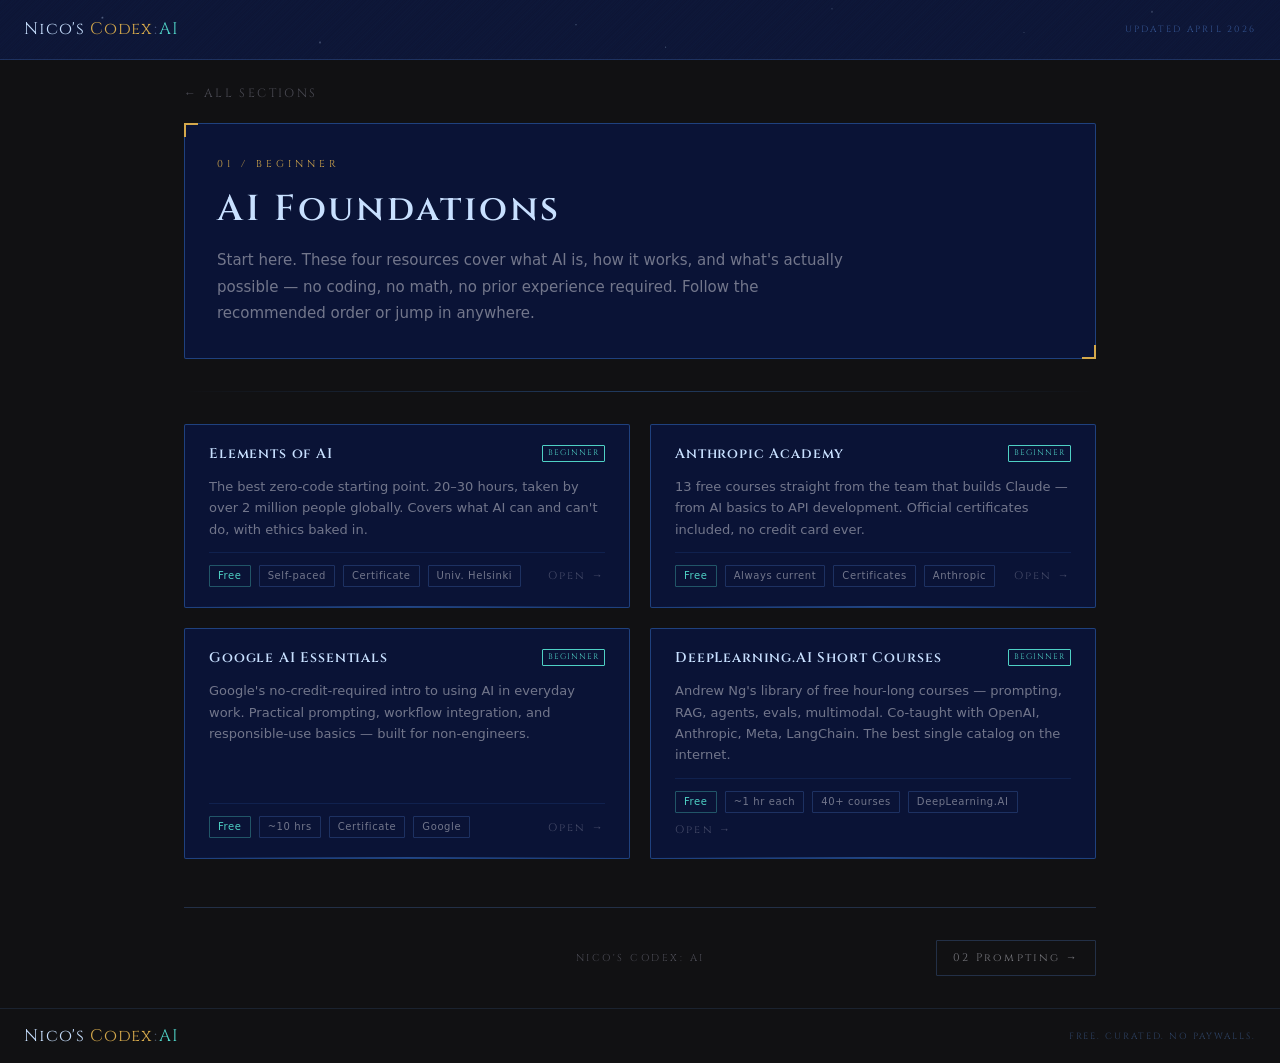
<file: foundations.html>
<!DOCTYPE html>
<html lang="en">
<head>
<meta charset="UTF-8">
<meta name="viewport" content="width=device-width, initial-scale=1.0">
<title>AI Foundations — Nico's Codex: AI</title>
<meta name="description" content="Start here. Four resources covering what AI is, how it works, and what's possible — no coding, no math, no prior experience required.">
<link rel="preconnect" href="https://fonts.googleapis.com">
<link rel="preconnect" href="https://fonts.gstatic.com" crossorigin>
<link href="https://fonts.googleapis.com/css2?family=Cinzel:wght@400;600&display=swap" rel="stylesheet">
<link rel="stylesheet" href="style.css">
</head>
<body>

<nav class="codex-nav">
  <a href="index.html" class="codex-logo">Nico's <span class="logo-codex">Codex</span><span class="logo-colon">:</span><span class="logo-ai">AI</span></a>
  <span class="codex-rule">Updated April 2026</span>
</nav>

<main class="page-wrap">

  <a href="index.html" class="back-link">← All Sections</a>

  <header class="page-header codex-panel">
    <p class="page-eyebrow">01 / Beginner</p>
    <h1>AI Foundations</h1>
    <p class="page-intro">Start here. These four resources cover what AI is, how it works, and what's actually possible — no coding, no math, no prior experience required. Follow the recommended order or jump in anywhere.</p>
  </header>

  <div class="codex-divider"></div>

  <div class="resource-grid">

    <a href="https://www.elementsofai.com" target="_blank" rel="noopener" class="resource-card" style="animation-delay: 0ms">
      <div class="resource-card-top">
        <span class="resource-title">Elements of AI</span>
        <span class="badge badge-beginner">Beginner</span>
      </div>
      <p class="resource-desc">The best zero-code starting point. 20–30 hours, taken by over 2 million people globally. Covers what AI can and can't do, with ethics baked in.</p>
      <div class="resource-meta-row">
        <div class="resource-chips">
          <span class="chip chip-free">Free</span>
          <span class="chip">Self-paced</span>
          <span class="chip">Certificate</span>
          <span class="chip">Univ. Helsinki</span>
        </div>
        <span class="resource-open">Open →</span>
      </div>
    </a>

    <a href="https://anthropic.skilljar.com" target="_blank" rel="noopener" class="resource-card" style="animation-delay: 80ms">
      <div class="resource-card-top">
        <span class="resource-title">Anthropic Academy</span>
        <span class="badge badge-beginner">Beginner</span>
      </div>
      <p class="resource-desc">13 free courses straight from the team that builds Claude — from AI basics to API development. Official certificates included, no credit card ever.</p>
      <div class="resource-meta-row">
        <div class="resource-chips">
          <span class="chip chip-free">Free</span>
          <span class="chip">Always current</span>
          <span class="chip">Certificates</span>
          <span class="chip">Anthropic</span>
        </div>
        <span class="resource-open">Open →</span>
      </div>
    </a>

    <a href="https://skills.google" target="_blank" rel="noopener" class="resource-card" style="animation-delay: 160ms">
      <div class="resource-card-top">
        <span class="resource-title">Google AI Essentials</span>
        <span class="badge badge-beginner">Beginner</span>
      </div>
      <p class="resource-desc">Google's no-credit-required intro to using AI in everyday work. Practical prompting, workflow integration, and responsible-use basics — built for non-engineers.</p>
      <div class="resource-meta-row">
        <div class="resource-chips">
          <span class="chip chip-free">Free</span>
          <span class="chip">~10 hrs</span>
          <span class="chip">Certificate</span>
          <span class="chip">Google</span>
        </div>
        <span class="resource-open">Open →</span>
      </div>
    </a>

    <a href="https://www.deeplearning.ai/courses/?courses_date_desc%5BrefinementList%5D%5Bcourse_type%5D%5B0%5D=Short+Courses" target="_blank" rel="noopener" class="resource-card" style="animation-delay: 240ms">
      <div class="resource-card-top">
        <span class="resource-title">DeepLearning.AI Short Courses</span>
        <span class="badge badge-beginner">Beginner</span>
      </div>
      <p class="resource-desc">Andrew Ng's library of free hour-long courses — prompting, RAG, agents, evals, multimodal. Co-taught with OpenAI, Anthropic, Meta, LangChain. The best single catalog on the internet.</p>
      <div class="resource-meta-row">
        <div class="resource-chips">
          <span class="chip chip-free">Free</span>
          <span class="chip">~1 hr each</span>
          <span class="chip">40+ courses</span>
          <span class="chip">DeepLearning.AI</span>
        </div>
        <span class="resource-open">Open →</span>
      </div>
    </a>

  </div>

  <nav class="page-nav">
    <span class="nav-prev"></span>
    <span class="nav-center">Nico's Codex: AI</span>
    <a href="prompting.html" class="page-nav-btn nav-next">02 Prompting →</a>
  </nav>

</main>

<footer class="codex-footer-bar">
  <a href="index.html" class="codex-logo">Nico's <span class="logo-codex">Codex</span><span class="logo-colon">:</span><span class="logo-ai">AI</span></a>
  <span class="footer-tagline">Free. Curated. No paywalls.</span>
</footer>

</body>
</html>
</file>
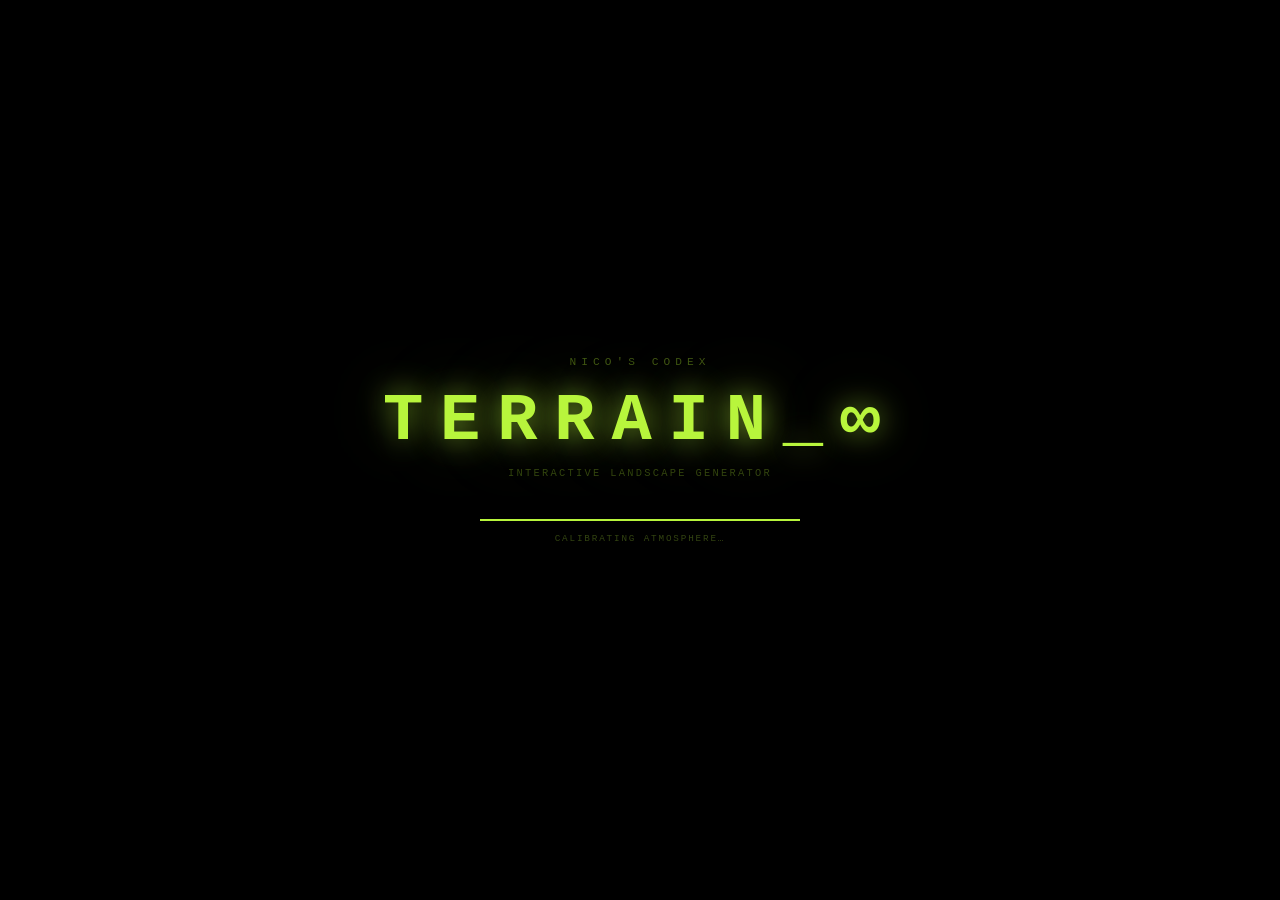
<file: landscape.html>
<!DOCTYPE html>
<html lang="en">
<head>
<meta charset="UTF-8">
<meta name="viewport" content="width=device-width, initial-scale=1.0">
<title>TERRAIN_∞ — Nico's Codex</title>
<meta name="description" content="An infinite interactive wireframe landscape. Click for a new world.">
<style>
*, *::before, *::after { box-sizing: border-box; margin: 0; padding: 0; }
html, body {
  width: 100%; height: 100%; overflow: hidden;
  background: #000;
  font-family: 'Courier New', Courier, monospace;
}

canvas { display: block; position: fixed; inset: 0; z-index: 1; }

.scanlines {
  position: fixed; inset: 0; z-index: 8; pointer-events: none;
  background: repeating-linear-gradient(
    to bottom, transparent 0px, transparent 3px,
    rgba(0,0,0,0.11) 3px, rgba(0,0,0,0.11) 4px
  );
}
.vignette {
  position: fixed; inset: 0; z-index: 9; pointer-events: none;
  background: radial-gradient(ellipse at center, transparent 48%, rgba(0,0,0,0.72) 100%);
}

/* ── HUD ──────────────────────────────────────────────── */
.hud {
  position: fixed; top: 0; left: 0; right: 0; z-index: 30;
  display: flex; align-items: center; justify-content: space-between;
  padding: 0.8rem 1.5rem;
  background: linear-gradient(to bottom, rgba(0,0,0,0.65) 0%, transparent 100%);
  opacity: 0;
  transition: opacity 1.2s ease;
}
.hud.visible { opacity: 1; }

.hud-back {
  font-size: 0.68rem; letter-spacing: 0.14em; text-transform: uppercase;
  color: rgba(184,245,60,0.45); text-decoration: none; transition: color 0.15s;
}
.hud-back:hover { color: #b8f53c; }
.hud-logo {
  font-size: 0.92rem; letter-spacing: 0.38em; text-transform: uppercase;
  color: #b8f53c;
  text-shadow: 0 0 16px rgba(184,245,60,0.6), 0 0 45px rgba(184,245,60,0.18);
}
.hud-right {
  display: flex; flex-direction: column; align-items: flex-end; gap: 0.12rem;
}
.hud-seed { font-size: 0.6rem; letter-spacing: 0.1em; color: rgba(184,245,60,0.32); }
.hud-spd  { font-size: 0.56rem; letter-spacing: 0.08em; color: rgba(184,245,60,0.2); }

.hints {
  position: fixed; bottom: 1rem; left: 0; right: 0; z-index: 30;
  display: flex; justify-content: center; gap: 1.4rem;
  font-size: 0.56rem; letter-spacing: 0.14em; text-transform: uppercase;
  color: rgba(184,245,60,0.2); pointer-events: none;
  opacity: 0; transition: opacity 1.2s ease;
}
.hints.visible { opacity: 1; }
.hkey {
  display: inline-flex; align-items: center; justify-content: center;
  min-width: 18px; height: 15px; padding: 0 3px;
  border: 1px solid rgba(184,245,60,0.22);
  font-size: 0.54rem; color: rgba(184,245,60,0.4);
}

/* ── BOOT SCREEN ──────────────────────────────────────── */
.boot {
  position: fixed; inset: 0; z-index: 50;
  display: flex; flex-direction: column;
  align-items: center; justify-content: center;
  background: #000;
  transition: opacity 0.9s ease;
}
.boot.fade-out { opacity: 0; pointer-events: none; }
.boot.gone     { display: none; }

.boot-brand {
  font-size: 0.7rem; letter-spacing: 0.45em; text-transform: uppercase;
  color: rgba(184,245,60,0.35); margin-bottom: 0.9rem;
  opacity: 0; transition: opacity 0.6s ease;
}
.boot-brand.show { opacity: 1; }

.boot-title {
  font-size: clamp(2.2rem, 7vw, 4.2rem);
  letter-spacing: 0.25em; text-transform: uppercase;
  color: #b8f53c;
  text-shadow: 0 0 30px rgba(184,245,60,0.7), 0 0 80px rgba(184,245,60,0.25);
  opacity: 0; transform: translateY(8px);
  transition: opacity 0.8s ease, transform 0.8s ease;
  margin-bottom: 0.5rem;
}
.boot-title.show { opacity: 1; transform: translateY(0); }

.boot-sub {
  font-size: 0.65rem; letter-spacing: 0.22em; text-transform: uppercase;
  color: rgba(184,245,60,0.28); margin-bottom: 2.5rem;
  opacity: 0; transition: opacity 0.6s ease 0.2s;
}
.boot-sub.show { opacity: 1; }

.boot-bar-wrap {
  width: min(320px, 70vw); height: 2px;
  background: rgba(184,245,60,0.08); margin-bottom: 0.75rem;
  overflow: hidden;
  opacity: 0; transition: opacity 0.4s ease;
}
.boot-bar-wrap.show { opacity: 1; }
.boot-bar {
  height: 100%; width: 0; background: #b8f53c;
  box-shadow: 0 0 8px rgba(184,245,60,0.8);
  transition: width 2.1s cubic-bezier(0.4, 0, 0.2, 1);
}

.boot-status {
  font-size: 0.58rem; letter-spacing: 0.2em; text-transform: uppercase;
  color: rgba(184,245,60,0.28);
  opacity: 0; transition: opacity 0.4s ease;
}
.boot-status.show { opacity: 1; }

/* ── FLASH ──────────────────────────────────────────────── */
.flash {
  position: fixed; inset: 0; z-index: 20; pointer-events: none;
  opacity: 0; background: rgba(184,245,60,0.045);
}

@media (max-width: 600px) {
  .hud { padding: 0.65rem 1rem; }
  .hud-logo { font-size: 0.78rem; letter-spacing: 0.22em; }
  .hints { font-size: 0.5rem; gap: 0.9rem; }
  .mobile-hide { display: none; }
}
</style>
</head>
<body>

<canvas id="c"></canvas>
<div class="scanlines"></div>
<div class="vignette"></div>

<header class="hud" id="hud">
  <a href="./" class="hud-back">← All Sectors</a>
  <span class="hud-logo">TERRAIN_∞</span>
  <div class="hud-right">
    <span class="hud-seed" id="hud-seed">SEED /////</span>
    <span class="hud-spd"  id="hud-spd">SPD 1.0×</span>
  </div>
</header>

<footer class="hints" id="hints">
  <span class="mobile-hide">Move mouse — look</span>
  <span class="mobile-hide" style="opacity:.4">·</span>
  <span><span class="hkey">click</span> new world</span>
  <span style="opacity:.4">·</span>
  <span class="mobile-hide"><span class="hkey">scroll</span> speed</span>
</footer>

<!-- Boot screen -->
<div class="boot" id="boot">
  <p  class="boot-brand"  id="b-brand">Nico's Codex</p>
  <h1 class="boot-title"  id="b-title">TERRAIN_∞</h1>
  <p  class="boot-sub"    id="b-sub">interactive landscape generator</p>
  <div class="boot-bar-wrap" id="b-bar-wrap">
    <div class="boot-bar" id="b-bar"></div>
  </div>
  <p class="boot-status" id="b-status">Generating world…</p>
</div>

<div class="flash" id="flash"></div>

<script>
(function () {
'use strict';

/* ── CANVAS / DOM ──────────────────────────────────────────────── */
const cv      = document.getElementById('c');
const ctx     = cv.getContext('2d');
const hudEl   = document.getElementById('hud');
const hintsEl = document.getElementById('hints');
const seedEl  = document.getElementById('hud-seed');
const spdEl   = document.getElementById('hud-spd');
const flashEl = document.getElementById('flash');
const bootEl  = document.getElementById('boot');

let W, H, HX, HY;
function resize() {
  W  = cv.width  = window.innerWidth;
  H  = cv.height = window.innerHeight;
  HX = W  / 2;
  HY = Math.round(H * 0.44);
}

/* ── TERRAIN CONFIG ────────────────────────────────────────────── */
const COLS    = 32;
const ROWS    = 80;
const CELL    = 80;
const CAM_H   = 180;
const FOV     = 570;
const NEAR    = 52;
const H_SC    = 175;
const FOG_N   = 1500;
const FOG_F   = 5800;

/* ── STATE ─────────────────────────────────────────────────────── */
let seed     = 0;
let scrollZ  = 0;
let speed    = 1.0;
let tYaw     = 0, tPitch = 0;
let yaw      = 0, pitch  = 0;
let stars    = [];
let hCache   = {};
let particles= [];
let time     = 0;

/* ── NOISE ─────────────────────────────────────────────────────── */
function h21(x, y) {
  const n = Math.sin(x * 127.1 + y * 311.7 + seed * 0.41) * 43758.5453;
  return n - Math.floor(n);
}
const smooth = t => t * t * (3 - 2 * t);
const mix    = (a, b, t) => a + (b - a) * t;

function vnoise(x, y) {
  const ix = Math.floor(x), iy = Math.floor(y);
  const ux = smooth(x - ix), uy = smooth(y - iy);
  return mix(
    mix(h21(ix,iy),   h21(ix+1,iy),   ux),
    mix(h21(ix,iy+1), h21(ix+1,iy+1), ux),
    uy
  );
}
function fbm(x, y) {
  let v = 0, a = 0.5, f = 1;
  for (let i = 0; i < 6; i++) { v += vnoise(x*f, y*f)*a; a*=.5; f*=2.07; }
  return Math.min(1, v * 1.03);
}

/* ── HEIGHT CACHE ──────────────────────────────────────────────── */
function getRow(wr) {
  if (hCache[wr]) return hCache[wr];
  const row = new Float32Array(COLS + 1);
  const FQ  = 0.046;
  for (let c = 0; c <= COLS; c++) row[c] = fbm(c * FQ, wr * FQ * 0.62);
  hCache[wr] = row;
  delete hCache[wr - ROWS - 10];
  return row;
}

/* ── STARS ─────────────────────────────────────────────────────── */
function buildStars() {
  stars = [];
  for (let i = 0; i < 260; i++) {
    stars.push({
      nx: Math.random(), ny: Math.random() * 0.44,
      r:  Math.random() * 1.6  + 0.22,
      br: Math.random() * 0.52 + 0.25,
      ph: Math.random() * 6.28,
      twinkleSpeed: Math.random() * 0.8 + 0.4
    });
  }
}

/* ── PARTICLES ─────────────────────────────────────────────────── */
function spawnParticle(sx, sy, h) {
  if (particles.length > 55) return;
  particles.push({
    x: sx + (Math.random() - 0.5) * 12,
    y: sy,
    vx: (Math.random() - 0.5) * 0.4,
    vy: -(Math.random() * 0.6 + 0.2),
    life: 1.0,
    decay: Math.random() * 0.008 + 0.005,
    r: Math.random() * 2 + 1,
    h
  });
}

/* ── PROJECTION ────────────────────────────────────────────────── */
function project(wx, wy, wz) {
  const cY = Math.cos(yaw), sY = Math.sin(yaw);
  const cP = Math.cos(pitch), sP = Math.sin(pitch);
  const rx  =  wx * cY - wz * sY;
  const rz1 =  wx * sY + wz * cY;
  const ry  =  wy * cP - rz1 * sP;
  const rz  =  wy * sP + rz1 * cP;
  if (rz <= NEAR) return null;
  const s = FOV / rz;
  return { sx: HX + rx*s, sy: HY + ry*s, z: rz, s };
}

/* ── COLOUR ────────────────────────────────────────────────────── */
function tColor(h, depth, alpha) {
  let r, g, b;
  if (h < 0.20) {
    const t = h / 0.20;
    r = Math.round(mix(12, 20,  t));
    g = Math.round(mix(20, 120, t));
    b = Math.round(mix(80, 210, t));
  } else if (h < 0.48) {
    const t = (h - 0.20) / 0.28;
    r = Math.round(mix(20,  100, t));
    g = Math.round(mix(120, 255, t));
    b = Math.round(mix(210, 100, t));
  } else if (h < 0.76) {
    const t = (h - 0.48) / 0.28;
    r = Math.round(mix(100, 184, t));
    g = 255;
    b = Math.round(mix(100, 55,  t));
  } else {
    const t = (h - 0.76) / 0.24;
    r = Math.round(mix(184, 240, t));
    g = Math.round(mix(245, 255, t));
    b = Math.round(mix(55,  220, t));
  }
  r = Math.round(r * depth + 2  * (1-depth));
  g = Math.round(g * depth + 8  * (1-depth));
  b = Math.round(b * depth + 22 * (1-depth));
  return `rgba(${r},${g},${b},${alpha})`;
}

/* ── DRAW CELESTIAL ────────────────────────────────────────────── */
function drawSky() {
  /* Sky gradient */
  const sky = ctx.createLinearGradient(0, 0, 0, H);
  sky.addColorStop(0,    '#00000c');
  sky.addColorStop(0.28, '#010818');
  sky.addColorStop(0.40, '#040d20');
  sky.addColorStop(0.44, '#060f1a');
  sky.addColorStop(1,    '#020c0e');
  ctx.fillStyle = sky;
  ctx.fillRect(0, 0, W, H);

  /* Aurora bands */
  const aColors = [
    'rgba(80,40,180,0.032)',
    'rgba(30,160,130,0.028)',
    'rgba(60,80,220,0.025)',
  ];
  for (let b = 0; b < 3; b++) {
    const baseY = H * (0.04 + b * 0.07);
    ctx.beginPath();
    ctx.moveTo(0, baseY);
    for (let x = 0; x <= W; x += 18) {
      const y = baseY
        + Math.sin(x * 0.006 + time * (0.22 + b * 0.08)) * 28
        + Math.sin(x * 0.003 + time * 0.14 + b * 1.7)     * 18;
      ctx.lineTo(x, y);
    }
    ctx.lineTo(W, 0); ctx.lineTo(0, 0); ctx.closePath();
    ctx.fillStyle = aColors[b];
    ctx.fill();
  }

  /* Stars */
  for (const s of stars) {
    const pulse = 0.52 + 0.48 * Math.sin(time * s.twinkleSpeed + s.ph);
    ctx.beginPath();
    ctx.arc(s.nx * W, s.ny * H, s.r, 0, 6.2832);
    ctx.fillStyle = `rgba(200,220,255,${s.br * pulse})`;
    ctx.fill();
  }

  /* Sun — slowly drifts */
  const sunX = HX + Math.sin(time * 0.012) * W * 0.08;
  const sunY = HY - 22;
  const sunR = 38;

  /* Outer corona glow */
  const corona = ctx.createRadialGradient(sunX, sunY, 0, sunX, sunY, W * 0.45);
  corona.addColorStop(0,   'rgba(130,255,200,0.11)');
  corona.addColorStop(0.12,'rgba(80,220,170,0.07)');
  corona.addColorStop(0.35,'rgba(40,180,130,0.03)');
  corona.addColorStop(1,   'rgba(0,0,0,0)');
  ctx.fillStyle = corona;
  ctx.fillRect(0, 0, W, H);

  /* Mid glow ring */
  const ring = ctx.createRadialGradient(sunX, sunY, sunR * 0.8, sunX, sunY, sunR * 4.5);
  ring.addColorStop(0,  'rgba(160,255,210,0.22)');
  ring.addColorStop(0.3,'rgba(100,240,180,0.08)');
  ring.addColorStop(1,  'rgba(0,0,0,0)');
  ctx.beginPath();
  ctx.arc(sunX, sunY, sunR * 4.5, 0, 6.2832);
  ctx.fillStyle = ring;
  ctx.fill();

  /* Core orb */
  const orb = ctx.createRadialGradient(sunX, sunY, 0, sunX, sunY, sunR);
  orb.addColorStop(0,   `rgba(230,255,245,${0.92 + 0.08 * Math.sin(time * 0.4)})`);
  orb.addColorStop(0.25,'rgba(180,255,225,0.80)');
  orb.addColorStop(0.55,'rgba(100,245,190,0.45)');
  orb.addColorStop(1,   'rgba(40,180,140,0)');
  ctx.beginPath();
  ctx.arc(sunX, sunY, sunR, 0, 6.2832);
  ctx.fillStyle = orb;
  ctx.fill();

  /* Horizon light band below sun */
  const band = ctx.createLinearGradient(0, sunY - 5, 0, sunY + 90);
  band.addColorStop(0,   'rgba(60,220,170,0.09)');
  band.addColorStop(0.5, 'rgba(30,160,120,0.04)');
  band.addColorStop(1,   'rgba(0,0,0,0)');
  ctx.fillStyle = band;
  ctx.fillRect(sunX - W * 0.38, sunY - 5, W * 0.76, 95);
}

/* ── RENDER LOOP ───────────────────────────────────────────────── */
function render(ts) {
  time    = ts * 0.001;
  scrollZ += speed;
  yaw     += (tYaw   - yaw)   * 0.05;
  pitch   += (tPitch - pitch) * 0.05;

  ctx.clearRect(0, 0, W, H);
  drawSky();

  const scrollRow = Math.floor(scrollZ / CELL);
  const subOff    = scrollZ % CELL;
  const offX      = -(COLS * CELL) / 2;

  /* Pre-compute all projected vertices */
  const verts = [];
  for (let r = 0; r <= ROWS; r++) {
    verts[r] = [];
    const wr  = scrollRow + r;
    const rh  = getRow(wr);
    const wz  = r * CELL - subOff + NEAR;
    for (let c = 0; c <= COLS; c++) {
      const wx = offX + c * CELL;
      const h  = rh[c];
      const p  = project(wx, CAM_H - h * H_SC, wz);
      verts[r][c] = p ? { sx: p.sx, sy: p.sy, z: p.z, h } : null;
    }
  }

  /* Draw terrain back → front */
  for (let r = ROWS - 1; r >= 0; r--) {
    const wz    = r * CELL - subOff + NEAR;
    if (wz <= 0) continue;
    const fog   = Math.max(0, Math.min(1, (wz - FOG_N) / (FOG_F - FOG_N)));
    const depth = 1 - fog;
    if (depth < 0.01) continue;

    /* Filled quads */
    if (depth > 0.06) {
      for (let c = 0; c < COLS; c++) {
        const p00 = verts[r][c],     p10 = verts[r][c+1];
        const p01 = verts[r+1]?.[c], p11 = verts[r+1]?.[c+1];
        if (!p00 || !p10 || !p01 || !p11) continue;
        const h = (p00.h + p10.h + p01.h + p11.h) * 0.25;
        ctx.beginPath();
        ctx.moveTo(p00.sx, p00.sy); ctx.lineTo(p10.sx, p10.sy);
        ctx.lineTo(p11.sx, p11.sy); ctx.lineTo(p01.sx, p01.sy);
        ctx.closePath();
        ctx.fillStyle = tColor(h, depth, depth * 0.19);
        ctx.fill();
      }
    }

    /* Z-lines */
    for (let c = 0; c <= COLS; c++) {
      const p0 = verts[r][c], p1 = verts[r+1]?.[c];
      if (!p0 || !p1) continue;
      ctx.beginPath();
      ctx.moveTo(p0.sx, p0.sy); ctx.lineTo(p1.sx, p1.sy);
      ctx.strokeStyle = tColor(p0.h, depth, depth * (0.2 + p0.h * 0.5));
      ctx.lineWidth   = Math.max(0.25, (0.28 + p0.h * 0.72) * depth);
      ctx.stroke();
    }

    /* X-lines */
    for (let c = 0; c < COLS; c++) {
      const p0 = verts[r][c], p1 = verts[r][c+1];
      if (!p0 || !p1) continue;
      const h = (p0.h + p1.h) * 0.5;
      ctx.beginPath();
      ctx.moveTo(p0.sx, p0.sy); ctx.lineTo(p1.sx, p1.sy);
      ctx.strokeStyle = tColor(h, depth, depth * (0.10 + h * 0.25));
      ctx.lineWidth   = Math.max(0.2, (0.2 + h * 0.5) * depth);
      ctx.stroke();
    }

    /* Peak glow + particle spawn */
    if (depth > 0.30) {
      for (let c = 0; c <= COLS; c += 2) {
        const p = verts[r][c];
        if (!p || p.h < 0.68) continue;
        const t = (p.h - 0.68) / 0.32;
        const gR = 4 + p.h * 14;
        const ga = t * depth * 0.88;
        const gr = ctx.createRadialGradient(p.sx, p.sy, 0, p.sx, p.sy, gR);
        gr.addColorStop(0,    `rgba(184,245,60,${ga})`);
        gr.addColorStop(0.4,  `rgba(80,240,180,${ga * 0.38})`);
        gr.addColorStop(1,    'rgba(0,0,0,0)');
        ctx.beginPath(); ctx.arc(p.sx, p.sy, gR, 0, 6.2832);
        ctx.fillStyle = gr; ctx.fill();

        /* occasionally spawn particle */
        if (depth > 0.55 && p.h > 0.78 && Math.random() < 0.012) {
          spawnParticle(p.sx, p.sy, p.h);
        }
      }
    }
  }

  /* Update + draw particles */
  for (let i = particles.length - 1; i >= 0; i--) {
    const p = particles[i];
    p.x += p.vx; p.y += p.vy;
    p.life -= p.decay;
    if (p.life <= 0) { particles.splice(i, 1); continue; }
    const pa = p.life * 0.7;
    ctx.beginPath();
    ctx.arc(p.x, p.y, p.r, 0, 6.2832);
    ctx.fillStyle = `rgba(184,245,60,${pa})`;
    ctx.fill();
    /* small glow */
    const pg = ctx.createRadialGradient(p.x, p.y, 0, p.x, p.y, p.r * 3);
    pg.addColorStop(0, `rgba(130,255,190,${pa * 0.45})`);
    pg.addColorStop(1, 'rgba(0,0,0,0)');
    ctx.beginPath(); ctx.arc(p.x, p.y, p.r * 3, 0, 6.2832);
    ctx.fillStyle = pg; ctx.fill();
  }

  /* Horizon fog blend */
  const hFog = ctx.createLinearGradient(0, HY - 25, 0, HY + 100);
  hFog.addColorStop(0,   'rgba(0,0,0,0)');
  hFog.addColorStop(0.4, 'rgba(3,10,20,0.20)');
  hFog.addColorStop(1,   'rgba(0,0,0,0)');
  ctx.fillStyle = hFog;
  ctx.fillRect(0, HY - 25, W, 125);

  requestAnimationFrame(render);
}

/* ── NEW WORLD ─────────────────────────────────────────────────── */
function newWorld() {
  seed     = (Math.random() * 99999) | 0;
  hCache   = {};
  particles= [];
  scrollZ  = 0;
  seedEl.textContent = 'SEED ' + seed.toString().padStart(5, '0');
  flashEl.style.transition = 'none';
  flashEl.style.opacity    = '1';
  requestAnimationFrame(() => {
    flashEl.style.transition = 'opacity 0.6s ease';
    flashEl.style.opacity    = '0';
  });
}

/* ── BOOT SEQUENCE ─────────────────────────────────────────────── */
function runBoot() {
  const brand  = document.getElementById('b-brand');
  const title  = document.getElementById('b-title');
  const sub    = document.getElementById('b-sub');
  const barW   = document.getElementById('b-bar-wrap');
  const bar    = document.getElementById('b-bar');
  const status = document.getElementById('b-status');

  const labels = [
    'Initializing noise engine…',
    'Building terrain mesh…',
    'Calibrating atmosphere…',
    'Placing star field…',
    'Ready.',
  ];
  let labelIdx = 0;

  setTimeout(() => brand.classList.add('show'),  200);
  setTimeout(() => title.classList.add('show'),  600);
  setTimeout(() => sub.classList.add('show'),    900);
  setTimeout(() => {
    barW.classList.add('show');
    status.classList.add('show');
    bar.style.width = '100%';
    const iv = setInterval(() => {
      if (labelIdx < labels.length) {
        status.textContent = labels[labelIdx++];
      } else {
        clearInterval(iv);
      }
    }, 420);
  }, 1200);

  setTimeout(() => {
    bootEl.classList.add('fade-out');
    hudEl.classList.add('visible');
    hintsEl.classList.add('visible');
  }, 3600);

  setTimeout(() => bootEl.classList.add('gone'), 4600);
}

/* ── INIT ──────────────────────────────────────────────────────── */
resize();
buildStars();
newWorld();
requestAnimationFrame(render);
runBoot();

/* ── EVENTS ────────────────────────────────────────────────────── */
window.addEventListener('resize', resize);

window.addEventListener('mousemove', e => {
  tYaw   =  (e.clientX / W - 0.5) * 2 * 0.115;
  tPitch =  (e.clientY / H - 0.5) * 2 * 0.068;
});

window.addEventListener('click', e => {
  if (!e.target.closest('a') &&
      (bootEl.classList.contains('gone') || bootEl.classList.contains('fade-out'))) {
    newWorld();
  }
});

window.addEventListener('wheel', e => {
  speed = Math.max(0.15, Math.min(10, speed + e.deltaY * 0.004));
  spdEl.textContent = 'SPD ' + speed.toFixed(1) + '×';
}, { passive: true });

/* Touch */
let lastT = null, tMoved = false;
window.addEventListener('touchstart', e => {
  lastT = { x: e.touches[0].clientX, y: e.touches[0].clientY };
  tMoved = false;
}, { passive: true });
window.addEventListener('touchmove', e => {
  if (!lastT) return;
  tMoved = true;
  const dx = (e.touches[0].clientX - lastT.x) / W;
  const dy = (e.touches[0].clientY - lastT.y) / H;
  tYaw   = Math.max(-0.2,  Math.min(0.2,  tYaw   + dx * 1.2));
  tPitch = Math.max(-0.10, Math.min(0.10, tPitch + dy * 0.7));
  lastT = { x: e.touches[0].clientX, y: e.touches[0].clientY };
}, { passive: true });
window.addEventListener('touchend', e => {
  if (!tMoved && !e.target.closest('a')) newWorld();
  lastT = null;
});

}());
</script>
</body>
</html>
</file>
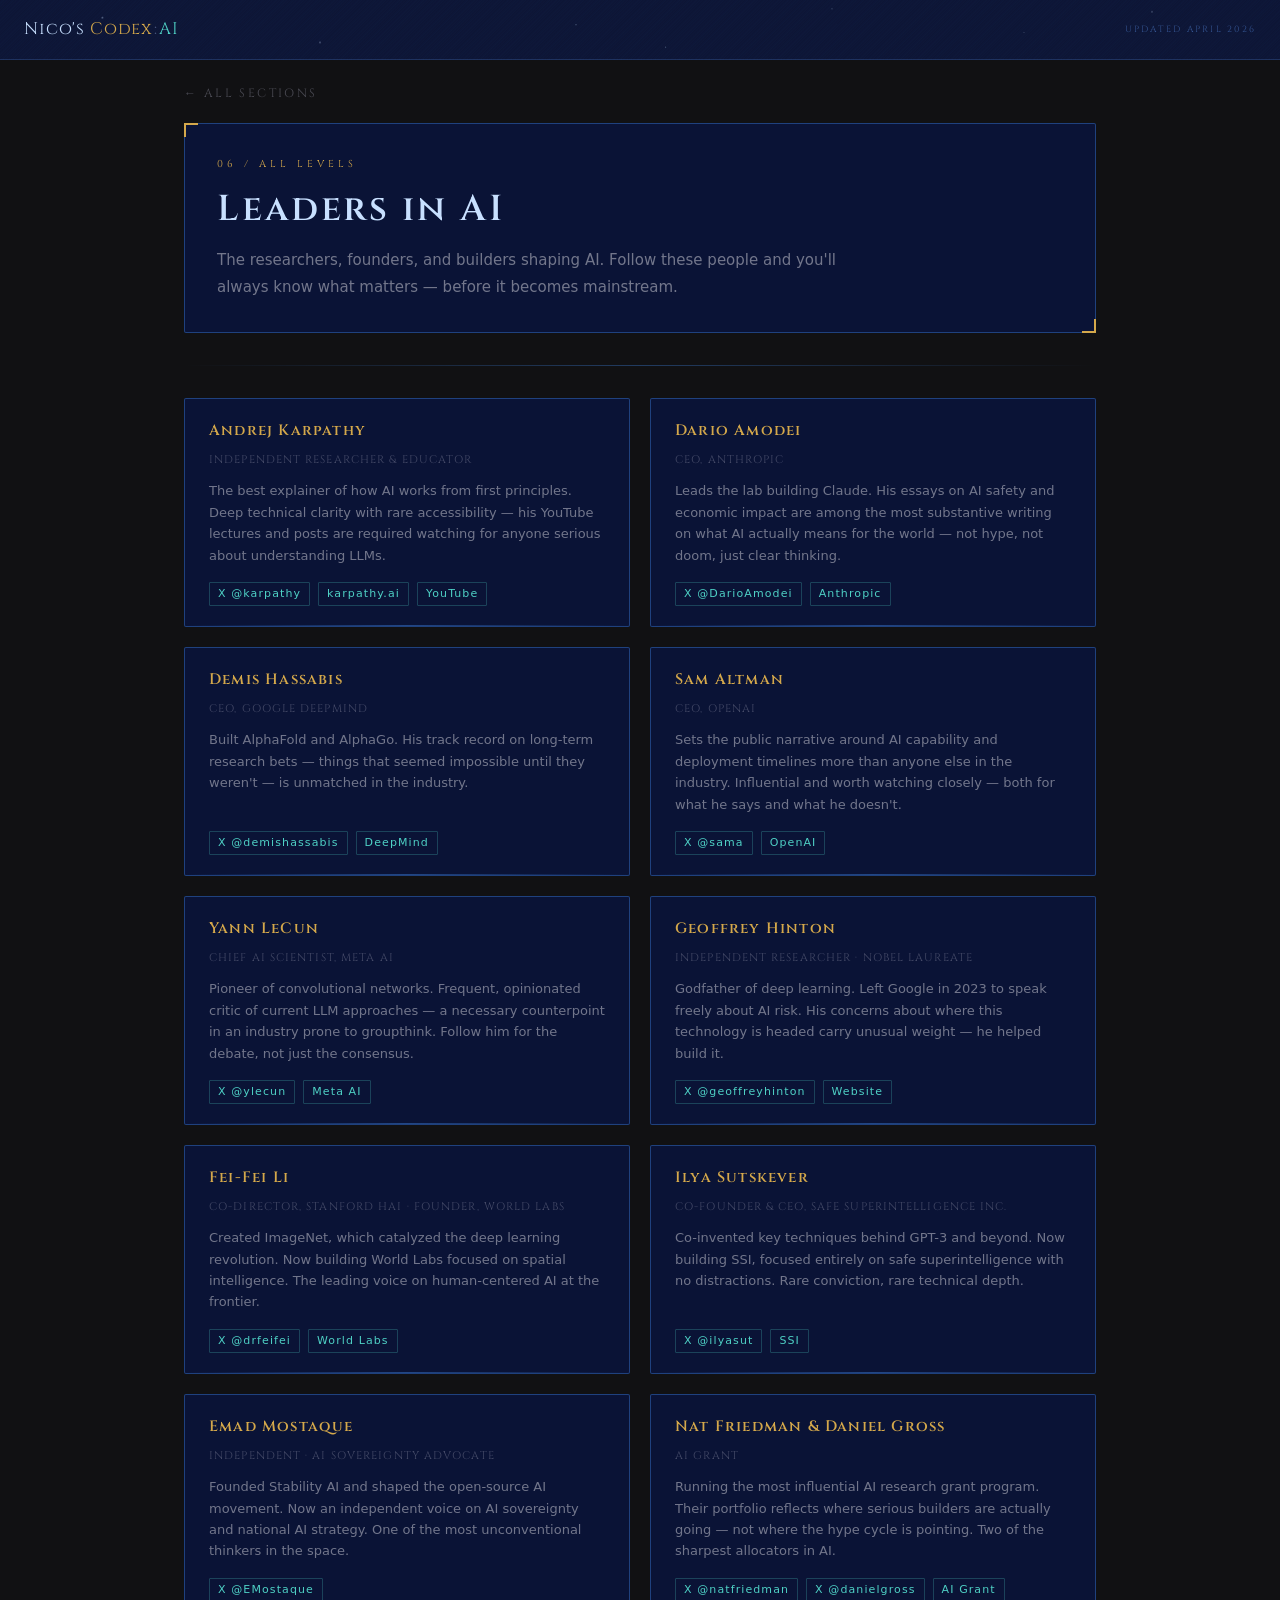
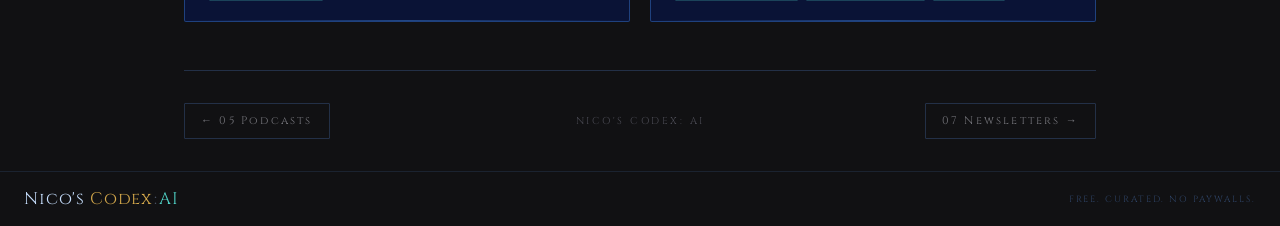
<file: leaders-in-ai.html>
<!DOCTYPE html>
<html lang="en">
<head>
<meta charset="UTF-8">
<meta name="viewport" content="width=device-width, initial-scale=1.0">
<title>Leaders in AI — Nico's Codex: AI</title>
<meta name="description" content="The researchers, founders, and builders shaping AI. Follow these people and you'll always know what matters before it becomes mainstream.">
<link rel="preconnect" href="https://fonts.googleapis.com">
<link rel="preconnect" href="https://fonts.gstatic.com" crossorigin>
<link href="https://fonts.googleapis.com/css2?family=Cinzel:wght@400;600&display=swap" rel="stylesheet">
<link rel="stylesheet" href="style.css">
</head>
<body>

<nav class="codex-nav">
  <a href="index.html" class="codex-logo">Nico's <span class="logo-codex">Codex</span><span class="logo-colon">:</span><span class="logo-ai">AI</span></a>
  <span class="codex-rule">Updated April 2026</span>
</nav>

<main class="page-wrap">

  <a href="index.html" class="back-link">← All Sections</a>

  <header class="page-header codex-panel">
    <p class="page-eyebrow">06 / All Levels</p>
    <h1>Leaders in AI</h1>
    <p class="page-intro">The researchers, founders, and builders shaping AI. Follow these people and you'll always know what matters — before it becomes mainstream.</p>
  </header>

  <div class="codex-divider"></div>

  <div class="resource-grid">

    <div class="leader-card" style="animation-delay: 0ms">
      <p class="leader-name">Andrej Karpathy</p>
      <p class="leader-role">Independent Researcher &amp; Educator</p>
      <p class="leader-desc">The best explainer of how AI works from first principles. Deep technical clarity with rare accessibility — his YouTube lectures and posts are required watching for anyone serious about understanding LLMs.</p>
      <div class="leader-links">
        <a href="https://x.com/karpathy" target="_blank" rel="noopener" class="leader-link">X @karpathy</a>
        <a href="https://karpathy.ai" target="_blank" rel="noopener" class="leader-link">karpathy.ai</a>
        <a href="https://www.youtube.com/@AndrejKarpathy" target="_blank" rel="noopener" class="leader-link">YouTube</a>
      </div>
    </div>

    <div class="leader-card" style="animation-delay: 80ms">
      <p class="leader-name">Dario Amodei</p>
      <p class="leader-role">CEO, Anthropic</p>
      <p class="leader-desc">Leads the lab building Claude. His essays on AI safety and economic impact are among the most substantive writing on what AI actually means for the world — not hype, not doom, just clear thinking.</p>
      <div class="leader-links">
        <a href="https://x.com/DarioAmodei" target="_blank" rel="noopener" class="leader-link">X @DarioAmodei</a>
        <a href="https://www.anthropic.com" target="_blank" rel="noopener" class="leader-link">Anthropic</a>
      </div>
    </div>

    <div class="leader-card" style="animation-delay: 160ms">
      <p class="leader-name">Demis Hassabis</p>
      <p class="leader-role">CEO, Google DeepMind</p>
      <p class="leader-desc">Built AlphaFold and AlphaGo. His track record on long-term research bets — things that seemed impossible until they weren't — is unmatched in the industry.</p>
      <div class="leader-links">
        <a href="https://x.com/demishassabis" target="_blank" rel="noopener" class="leader-link">X @demishassabis</a>
        <a href="https://deepmind.google" target="_blank" rel="noopener" class="leader-link">DeepMind</a>
      </div>
    </div>

    <div class="leader-card" style="animation-delay: 240ms">
      <p class="leader-name">Sam Altman</p>
      <p class="leader-role">CEO, OpenAI</p>
      <p class="leader-desc">Sets the public narrative around AI capability and deployment timelines more than anyone else in the industry. Influential and worth watching closely — both for what he says and what he doesn't.</p>
      <div class="leader-links">
        <a href="https://x.com/sama" target="_blank" rel="noopener" class="leader-link">X @sama</a>
        <a href="https://openai.com" target="_blank" rel="noopener" class="leader-link">OpenAI</a>
      </div>
    </div>

    <div class="leader-card" style="animation-delay: 320ms">
      <p class="leader-name">Yann LeCun</p>
      <p class="leader-role">Chief AI Scientist, Meta AI</p>
      <p class="leader-desc">Pioneer of convolutional networks. Frequent, opinionated critic of current LLM approaches — a necessary counterpoint in an industry prone to groupthink. Follow him for the debate, not just the consensus.</p>
      <div class="leader-links">
        <a href="https://x.com/ylecun" target="_blank" rel="noopener" class="leader-link">X @ylecun</a>
        <a href="https://ai.meta.com" target="_blank" rel="noopener" class="leader-link">Meta AI</a>
      </div>
    </div>

    <div class="leader-card" style="animation-delay: 400ms">
      <p class="leader-name">Geoffrey Hinton</p>
      <p class="leader-role">Independent Researcher · Nobel Laureate</p>
      <p class="leader-desc">Godfather of deep learning. Left Google in 2023 to speak freely about AI risk. His concerns about where this technology is headed carry unusual weight — he helped build it.</p>
      <div class="leader-links">
        <a href="https://x.com/geoffreyhinton" target="_blank" rel="noopener" class="leader-link">X @geoffreyhinton</a>
        <a href="https://www.cs.toronto.edu/~hinton/" target="_blank" rel="noopener" class="leader-link">Website</a>
      </div>
    </div>

    <div class="leader-card" style="animation-delay: 480ms">
      <p class="leader-name">Fei-Fei Li</p>
      <p class="leader-role">Co-Director, Stanford HAI · Founder, World Labs</p>
      <p class="leader-desc">Created ImageNet, which catalyzed the deep learning revolution. Now building World Labs focused on spatial intelligence. The leading voice on human-centered AI at the frontier.</p>
      <div class="leader-links">
        <a href="https://x.com/drfeifei" target="_blank" rel="noopener" class="leader-link">X @drfeifei</a>
        <a href="https://worldlabs.ai" target="_blank" rel="noopener" class="leader-link">World Labs</a>
      </div>
    </div>

    <div class="leader-card" style="animation-delay: 560ms">
      <p class="leader-name">Ilya Sutskever</p>
      <p class="leader-role">Co-founder &amp; CEO, Safe Superintelligence Inc.</p>
      <p class="leader-desc">Co-invented key techniques behind GPT-3 and beyond. Now building SSI, focused entirely on safe superintelligence with no distractions. Rare conviction, rare technical depth.</p>
      <div class="leader-links">
        <a href="https://x.com/ilyasut" target="_blank" rel="noopener" class="leader-link">X @ilyasut</a>
        <a href="https://ssi.inc" target="_blank" rel="noopener" class="leader-link">SSI</a>
      </div>
    </div>

    <div class="leader-card" style="animation-delay: 640ms">
      <p class="leader-name">Emad Mostaque</p>
      <p class="leader-role">Independent · AI Sovereignty Advocate</p>
      <p class="leader-desc">Founded Stability AI and shaped the open-source AI movement. Now an independent voice on AI sovereignty and national AI strategy. One of the most unconventional thinkers in the space.</p>
      <div class="leader-links">
        <a href="https://x.com/EMostaque" target="_blank" rel="noopener" class="leader-link">X @EMostaque</a>
      </div>
    </div>

    <div class="leader-card" style="animation-delay: 720ms">
      <p class="leader-name">Nat Friedman &amp; Daniel Gross</p>
      <p class="leader-role">AI Grant</p>
      <p class="leader-desc">Running the most influential AI research grant program. Their portfolio reflects where serious builders are actually going — not where the hype cycle is pointing. Two of the sharpest allocators in AI.</p>
      <div class="leader-links">
        <a href="https://x.com/natfriedman" target="_blank" rel="noopener" class="leader-link">X @natfriedman</a>
        <a href="https://x.com/danielgross" target="_blank" rel="noopener" class="leader-link">X @danielgross</a>
        <a href="https://aigrant.com" target="_blank" rel="noopener" class="leader-link">AI Grant</a>
      </div>
    </div>

  </div>

  <nav class="page-nav">
    <a href="podcasts.html" class="page-nav-btn nav-prev">← 05 Podcasts</a>
    <span class="nav-center">Nico's Codex: AI</span>
    <a href="newsletters.html" class="page-nav-btn nav-next">07 Newsletters →</a>
  </nav>

</main>

<footer class="codex-footer-bar">
  <a href="index.html" class="codex-logo">Nico's <span class="logo-codex">Codex</span><span class="logo-colon">:</span><span class="logo-ai">AI</span></a>
  <span class="footer-tagline">Free. Curated. No paywalls.</span>
</footer>

</body>
</html>
</file>
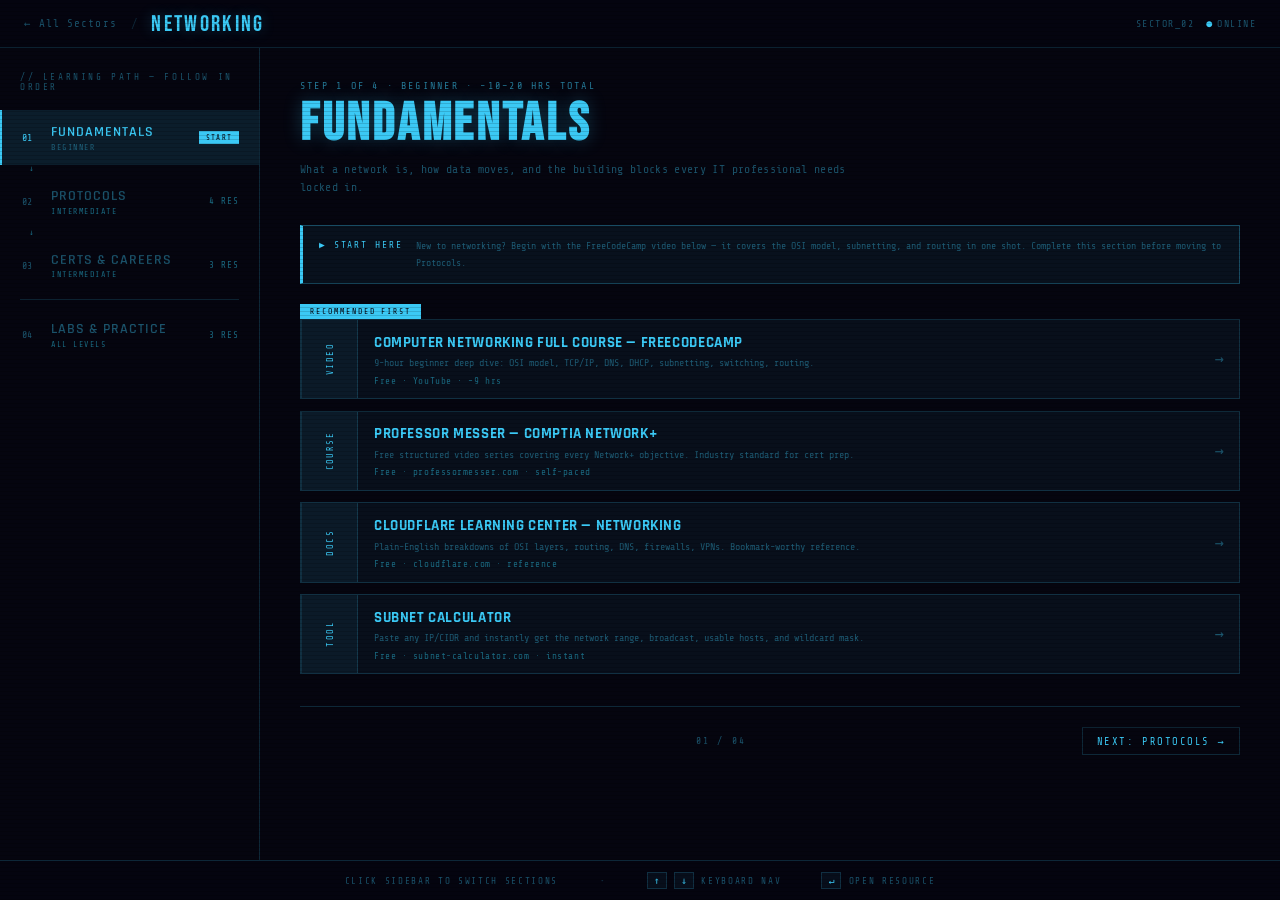
<file: networking.html>
<!DOCTYPE html>
<html lang="en">
<head>
<meta charset="UTF-8">
<meta name="viewport" content="width=device-width, initial-scale=1.0">
<title>Nico's Codex — Networking</title>
<meta name="description" content="Nico's Codex: Networking — A curated resource hub for computer networks, protocols, certifications, and hands-on labs.">
<meta property="og:title" content="Nico's Codex — Networking">
<meta property="og:description" content="Fundamentals · Protocols · Certs · Labs">
<link rel="preconnect" href="https://fonts.googleapis.com">
<link rel="preconnect" href="https://fonts.gstatic.com" crossorigin>
<link href="https://fonts.googleapis.com/css2?family=Bebas+Neue&family=Rajdhani:wght@400;600;700&family=Share+Tech+Mono&display=swap" rel="stylesheet">
<style>
  *, *::before, *::after { box-sizing: border-box; margin: 0; padding: 0; }

  :root {
    --bg:          #05050f;
    --cyan:        #3bc9f5;
    --cyan-dim:    #1a6a82;
    --cyan-glow:   rgba(59, 201, 245, 0.28);
    --cyan-subtle: rgba(59, 201, 245, 0.05);
    --cyan-mid:    rgba(59, 201, 245, 0.12);
    --muted:       rgba(59, 201, 245, 0.4);
    --border:      rgba(59, 201, 245, 0.18);
    --topbar-h:    48px;
    --footer-h:    40px;
    --menu-w:      260px;
  }

  html, body {
    height: 100%;
    background: var(--bg);
    color: var(--cyan);
    font-family: 'Share Tech Mono', monospace;
    overflow: hidden;
  }

  /* Scanline overlay */
  body::after {
    content: '';
    position: fixed;
    inset: 0;
    background: repeating-linear-gradient(
      to bottom,
      transparent 0px,
      transparent 3px,
      rgba(0, 0, 0, 0.14) 3px,
      rgba(0, 0, 0, 0.14) 4px
    );
    pointer-events: none;
    z-index: 999;
  }

  /* ── TOP BAR ─────────────────────────────── */
  .topbar {
    height: var(--topbar-h);
    display: flex;
    align-items: center;
    justify-content: space-between;
    padding: 0 1.5rem;
    border-bottom: 1px solid var(--border);
    background: rgba(5, 5, 15, 0.96);
    flex-shrink: 0;
    position: relative;
    z-index: 10;
  }

  .topbar-left {
    display: flex;
    align-items: center;
    gap: 0.9rem;
  }

  .back-link {
    font-family: 'Share Tech Mono', monospace;
    font-size: 0.68rem;
    letter-spacing: 0.1em;
    color: var(--muted);
    text-decoration: none;
    transition: color 0.15s;
  }
  .back-link:hover { color: var(--cyan); }

  .topbar-sep {
    color: var(--border);
    font-size: 0.75rem;
  }

  .topbar-title {
    font-family: 'Bebas Neue', cursive;
    font-size: 1.45rem;
    letter-spacing: 0.1em;
    color: var(--cyan);
    text-shadow: 0 0 14px var(--cyan-glow);
  }

  .topbar-right {
    display: flex;
    align-items: center;
    gap: 0.75rem;
    font-family: 'Share Tech Mono', monospace;
    font-size: 0.62rem;
    letter-spacing: 0.15em;
  }

  .topbar-sector { color: var(--muted); }

  .topbar-status { color: var(--muted); }
  .topbar-status::before {
    content: '●';
    margin-right: 0.35em;
    color: var(--cyan);
    animation: pulse-dot 2.4s ease-in-out infinite;
  }

  @keyframes pulse-dot {
    0%, 100% { opacity: 1; }
    50%       { opacity: 0.3; }
  }

  /* ── MAIN LAYOUT ────────────────────────── */
  .layout {
    display: flex;
    height: calc(100vh - var(--topbar-h) - var(--footer-h));
    overflow: hidden;
  }

  /* ── LEFT MENU PANEL ────────────────────── */
  .menu-panel {
    width: var(--menu-w);
    flex-shrink: 0;
    border-right: 1px solid var(--border);
    overflow-y: auto;
    padding: 1.5rem 0;
    scrollbar-width: none;
  }
  .menu-panel::-webkit-scrollbar { display: none; }

  .menu-header {
    font-family: 'Share Tech Mono', monospace;
    font-size: 0.58rem;
    letter-spacing: 0.28em;
    color: var(--muted);
    text-transform: uppercase;
    padding: 0 1.25rem 1.1rem;
  }

  .menu-item {
    display: flex;
    align-items: center;
    gap: 0.7rem;
    padding: 0.85rem 1.25rem;
    cursor: pointer;
    border-left: 2px solid transparent;
    transition: background 0.12s, border-color 0.12s;
    user-select: none;
  }
  .menu-item:hover { background: rgba(59, 201, 245, 0.05); }
  .menu-item.active {
    border-left-color: var(--cyan);
    background: var(--cyan-mid);
  }

  .menu-num {
    font-family: 'Share Tech Mono', monospace;
    font-size: 0.62rem;
    color: var(--muted);
    flex-shrink: 0;
    min-width: 18px;
    transition: color 0.12s;
  }
  .menu-item.active .menu-num { color: var(--cyan); }

  .menu-label-wrap {
    flex: 1;
    display: flex;
    flex-direction: column;
    gap: 0.1rem;
    min-width: 0;
  }

  .menu-label {
    font-family: 'Rajdhani', sans-serif;
    font-weight: 600;
    font-size: 0.88rem;
    letter-spacing: 0.07em;
    text-transform: uppercase;
    color: var(--muted);
    transition: color 0.12s;
  }
  .menu-item.active .menu-label,
  .menu-item:hover   .menu-label { color: var(--cyan); }

  .menu-level {
    font-family: 'Share Tech Mono', monospace;
    font-size: 0.52rem;
    letter-spacing: 0.18em;
    color: var(--cyan-dim);
    text-transform: uppercase;
    transition: color 0.12s;
  }
  .menu-item.active .menu-level,
  .menu-item:hover   .menu-level { color: var(--muted); }

  .menu-count {
    font-family: 'Share Tech Mono', monospace;
    font-size: 0.58rem;
    letter-spacing: 0.1em;
    color: var(--cyan-dim);
    flex-shrink: 0;
    transition: color 0.12s;
  }
  .menu-item.active .menu-count { color: var(--muted); }

  .menu-divider {
    height: 1px;
    background: var(--border);
    margin: 0.4rem 1.25rem 0.4rem;
  }

  /* ── RIGHT CONTENT PANEL ───────────────── */
  .content-panel {
    flex: 1;
    overflow-y: auto;
    padding: 2rem 2.5rem 2.5rem;
    scrollbar-width: thin;
    scrollbar-color: var(--cyan-dim) transparent;
  }
  .content-panel::-webkit-scrollbar { width: 3px; }
  .content-panel::-webkit-scrollbar-track { background: transparent; }
  .content-panel::-webkit-scrollbar-thumb { background: var(--cyan-dim); }

  .section         { display: none; }
  .section.active  { display: block; }

  .section-eyebrow {
    font-family: 'Share Tech Mono', monospace;
    font-size: 0.63rem;
    letter-spacing: 0.22em;
    color: var(--cyan);
    opacity: 0.6;
    text-transform: uppercase;
    margin-bottom: 0.4rem;
  }

  .section-title {
    font-family: 'Bebas Neue', cursive;
    font-size: clamp(2.4rem, 4.5vw, 3.4rem);
    letter-spacing: 0.05em;
    color: var(--cyan);
    text-shadow: 0 0 18px var(--cyan-glow);
    line-height: 1;
    margin-bottom: 0.55rem;
  }

  .section-subtitle {
    font-family: 'Share Tech Mono', monospace;
    font-size: 0.72rem;
    color: var(--muted);
    letter-spacing: 0.03em;
    line-height: 1.6;
    margin-bottom: 1.75rem;
    max-width: 560px;
  }

  /* ── RESOURCE CARDS ────────────────────── */
  .res-stack {
    display: flex;
    flex-direction: column;
    gap: 0.7rem;
  }

  .res-card {
    display: flex;
    min-height: 76px;
    text-decoration: none;
    color: inherit;
    border: 1px solid var(--border);
    border-left: 2px solid var(--border);
    background: var(--cyan-subtle);
    position: relative;
    overflow: hidden;
    transition: background 0.14s, border-color 0.14s;
  }

  .res-card::before {
    content: '';
    position: absolute;
    left: 0; top: 0; bottom: 0;
    width: 2px;
    background: var(--cyan);
    transform: scaleY(0);
    transform-origin: bottom;
    transition: transform 0.2s ease;
    z-index: 1;
  }

  .res-card:hover {
    background: rgba(59, 201, 245, 0.09);
    border-color: rgba(59, 201, 245, 0.38);
  }
  .res-card:hover::before { transform: scaleY(1); }

  /* Left type bar */
  .res-type-bar {
    width: 56px;
    flex-shrink: 0;
    display: flex;
    align-items: center;
    justify-content: center;
    background: rgba(59, 201, 245, 0.06);
    border-right: 1px solid var(--border);
  }

  .res-type-label {
    font-family: 'Share Tech Mono', monospace;
    font-size: 0.54rem;
    letter-spacing: 0.16em;
    color: var(--cyan);
    text-transform: uppercase;
    writing-mode: vertical-rl;
    transform: rotate(180deg);
  }

  /* Card body */
  .res-body {
    flex: 1;
    padding: 0.8rem 1rem;
    display: flex;
    flex-direction: column;
    justify-content: center;
    gap: 0.22rem;
    min-width: 0;
  }

  .res-name {
    font-family: 'Rajdhani', sans-serif;
    font-weight: 700;
    font-size: 0.95rem;
    letter-spacing: 0.04em;
    text-transform: uppercase;
    color: var(--cyan);
    white-space: nowrap;
    overflow: hidden;
    text-overflow: ellipsis;
  }

  .res-desc {
    font-family: 'Share Tech Mono', monospace;
    font-size: 0.63rem;
    color: var(--muted);
    line-height: 1.55;
    display: -webkit-box;
    -webkit-line-clamp: 2;
    -webkit-box-orient: vertical;
    overflow: hidden;
  }

  .res-meta {
    font-family: 'Share Tech Mono', monospace;
    font-size: 0.58rem;
    color: var(--cyan-dim);
    letter-spacing: 0.06em;
    margin-top: 0.08rem;
  }

  /* Right arrow */
  .res-arrow {
    width: 40px;
    flex-shrink: 0;
    display: flex;
    align-items: center;
    justify-content: center;
    font-size: 0.95rem;
    color: var(--muted);
    transition: transform 0.15s, color 0.15s;
  }
  .res-card:hover .res-arrow {
    transform: translateX(4px);
    color: var(--cyan);
  }

  /* Locked placeholder cards */
  .res-card.locked {
    opacity: 0.3;
    border-style: dashed;
    pointer-events: none;
    cursor: default;
  }

  /* ── SECTION PREV / NEXT NAV ──────────────── */
  .section-nav {
    display: flex;
    align-items: center;
    justify-content: space-between;
    margin-top: 2rem;
    padding-top: 1.25rem;
    border-top: 1px solid var(--border);
  }

  .nav-step {
    font-family: 'Share Tech Mono', monospace;
    font-size: 0.6rem;
    letter-spacing: 0.22em;
    color: var(--muted);
  }

  .nav-btn {
    font-family: 'Share Tech Mono', monospace;
    font-size: 0.65rem;
    letter-spacing: 0.15em;
    text-transform: uppercase;
    color: var(--cyan);
    background: none;
    border: 1px solid var(--border);
    padding: 0.4rem 0.85rem;
    cursor: pointer;
    transition: background 0.12s, border-color 0.12s;
    min-width: 60px;
  }
  .nav-btn:hover:not(:disabled) {
    background: var(--cyan-mid);
    border-color: var(--cyan);
  }
  .nav-btn:disabled {
    opacity: 0;
    pointer-events: none;
  }

  /* ── FOOTER KEYBIND BAR ─────────────────── */
  .keybind-bar {
    height: var(--footer-h);
    display: flex;
    align-items: center;
    justify-content: center;
    gap: 2.5rem;
    border-top: 1px solid var(--border);
    background: rgba(5, 5, 15, 0.96);
    flex-shrink: 0;
    position: relative;
    z-index: 10;
  }

  .keybind {
    display: flex;
    align-items: center;
    gap: 0.45rem;
    font-family: 'Share Tech Mono', monospace;
    font-size: 0.58rem;
    letter-spacing: 0.18em;
    color: var(--muted);
    text-transform: uppercase;
  }

  .key {
    display: inline-flex;
    align-items: center;
    justify-content: center;
    min-width: 20px;
    height: 17px;
    padding: 0 4px;
    border: 1px solid var(--border);
    background: rgba(59, 201, 245, 0.05);
    font-family: 'Share Tech Mono', monospace;
    font-size: 0.62rem;
    color: var(--cyan);
    letter-spacing: 0;
  }

  /* ── PATH START BANNER ──────────────────── */
  .path-start-banner {
    display: flex;
    gap: 0.85rem;
    align-items: flex-start;
    background: rgba(59, 201, 245, 0.06);
    border: 1px solid rgba(59, 201, 245, 0.32);
    border-left: 3px solid var(--cyan);
    padding: 0.75rem 1rem;
    margin-bottom: 1.25rem;
  }

  .path-start-tag {
    font-family: 'Share Tech Mono', monospace;
    font-size: 0.6rem;
    letter-spacing: 0.2em;
    color: var(--cyan);
    flex-shrink: 0;
    padding-top: 0.06rem;
    white-space: nowrap;
  }

  .path-start-text {
    font-family: 'Share Tech Mono', monospace;
    font-size: 0.62rem;
    color: var(--muted);
    line-height: 1.65;
  }

  /* ── FEATURED CARD BADGE ────────────────── */
  .res-card-wrap {
    display: flex;
    flex-direction: column;
  }

  .res-card-badge {
    font-family: 'Share Tech Mono', monospace;
    font-size: 0.5rem;
    letter-spacing: 0.24em;
    text-transform: uppercase;
    color: var(--bg);
    background: var(--cyan);
    padding: 0.18rem 0.65rem;
    align-self: flex-start;
  }

  /* ── MENU CONNECTOR ─────────────────────── */
  .menu-connector {
    font-family: 'Share Tech Mono', monospace;
    font-size: 0.5rem;
    color: var(--cyan-dim);
    padding: 0 0 0 1.82rem;
    letter-spacing: 0.06em;
    line-height: 1;
  }

  .menu-start-badge {
    font-family: 'Share Tech Mono', monospace;
    font-size: 0.46rem;
    letter-spacing: 0.18em;
    text-transform: uppercase;
    color: var(--bg);
    background: var(--cyan);
    padding: 0.12rem 0.42rem;
    flex-shrink: 0;
    align-self: center;
  }

  @media (max-width: 640px) {
    html, body { overflow: auto; }

    .layout {
      flex-direction: column;
      height: auto;
      overflow: visible;
    }

    .menu-panel {
      width: 100%;
      border-right: none;
      border-bottom: 1px solid var(--border);
      padding: 0;
      flex-direction: row;
      overflow-x: auto;
      overflow-y: hidden;
    }

    .menu-header,
    .menu-divider,
    .menu-num,
    .menu-count,
    .menu-connector,
    .menu-start-badge { display: none; }

    .menu-item {
      flex-shrink: 0;
      padding: 0.65rem 1.1rem;
      border-left: none;
      border-bottom: 2px solid transparent;
      white-space: nowrap;
    }

    .menu-item.active {
      border-left-color: transparent;
      border-bottom-color: var(--cyan);
      background: var(--cyan-subtle);
    }

    .menu-label { font-size: 0.8rem; }
    .menu-level { display: none; }

    .content-panel {
      overflow: visible;
      padding: 1.5rem 1rem 2rem;
    }

    .topbar { padding: 0 1rem; }
    .topbar-sector { display: none; }

    .keybind-bar { display: none; }
  }
</style>
</head>
<body>

<!-- Top Bar -->
<header class="topbar">
  <div class="topbar-left">
    <a href="./" class="back-link">← All Sectors</a>
    <span class="topbar-sep">/</span>
    <span class="topbar-title">Networking</span>
  </div>
  <div class="topbar-right">
    <span class="topbar-sector">SECTOR_02</span>
    <span class="topbar-status">ONLINE</span>
  </div>
</header>

<!-- Main layout -->
<div class="layout">

  <!-- Left menu panel -->
  <nav class="menu-panel" id="menuPanel">
    <p class="menu-header">// Learning Path — follow in order</p>

    <div class="menu-item active" data-index="0">
      <span class="menu-num">01</span>
      <span class="menu-label-wrap">
        <span class="menu-label">Fundamentals</span>
        <span class="menu-level">Beginner</span>
      </span>
      <span class="menu-start-badge">Start</span>
    </div>

    <div class="menu-connector">↓</div>

    <div class="menu-item" data-index="1">
      <span class="menu-num">02</span>
      <span class="menu-label-wrap">
        <span class="menu-label">Protocols</span>
        <span class="menu-level">Intermediate</span>
      </span>
      <span class="menu-count">4 RES</span>
    </div>

    <div class="menu-connector">↓</div>

    <div class="menu-item" data-index="2">
      <span class="menu-num">03</span>
      <span class="menu-label-wrap">
        <span class="menu-label">Certs &amp; Careers</span>
        <span class="menu-level">Intermediate</span>
      </span>
      <span class="menu-count">3 RES</span>
    </div>

    <div class="menu-divider"></div>

    <div class="menu-item" data-index="3">
      <span class="menu-num">04</span>
      <span class="menu-label-wrap">
        <span class="menu-label">Labs &amp; Practice</span>
        <span class="menu-level">All Levels</span>
      </span>
      <span class="menu-count">3 RES</span>
    </div>
  </nav>

  <!-- Right content panel -->
  <main class="content-panel" id="contentPanel">

    <!-- ── Section 01 — Fundamentals ── -->
    <div class="section active" id="section-0">
      <p class="section-eyebrow">Step 1 of 4 · Beginner · ~10–20 hrs total</p>
      <h2 class="section-title">Fundamentals</h2>
      <p class="section-subtitle">What a network is, how data moves, and the building blocks every IT professional needs locked in.</p>

      <div class="path-start-banner">
        <span class="path-start-tag">▶ START HERE</span>
        <span class="path-start-text">New to networking? Begin with the FreeCodeCamp video below — it covers the OSI model, subnetting, and routing in one shot. Complete this section before moving to Protocols.</span>
      </div>

      <div class="res-stack">

        <div class="res-card-wrap">
          <span class="res-card-badge">Recommended First</span>
          <a href="https://www.youtube.com/watch?v=qiQR5rTSshw" target="_blank" class="res-card">
            <div class="res-type-bar"><span class="res-type-label">Video</span></div>
            <div class="res-body">
              <p class="res-name">Computer Networking Full Course — FreeCodeCamp</p>
              <p class="res-desc">9-hour beginner deep dive: OSI model, TCP/IP, DNS, DHCP, subnetting, switching, routing.</p>
              <p class="res-meta">Free · YouTube · ~9 hrs</p>
            </div>
            <div class="res-arrow">→</div>
          </a>
        </div>

        <a href="https://www.professormesser.com/network-plus/n10-008/n10-008-video/n10-008-training-course/" target="_blank" class="res-card">
          <div class="res-type-bar"><span class="res-type-label">Course</span></div>
          <div class="res-body">
            <p class="res-name">Professor Messer — CompTIA Network+</p>
            <p class="res-desc">Free structured video series covering every Network+ objective. Industry standard for cert prep.</p>
            <p class="res-meta">Free · professormesser.com · self-paced</p>
          </div>
          <div class="res-arrow">→</div>
        </a>

        <a href="https://www.cloudflare.com/learning/network-layer/what-is-the-network-layer/" target="_blank" class="res-card">
          <div class="res-type-bar"><span class="res-type-label">Docs</span></div>
          <div class="res-body">
            <p class="res-name">Cloudflare Learning Center — Networking</p>
            <p class="res-desc">Plain-English breakdowns of OSI layers, routing, DNS, firewalls, VPNs. Bookmark-worthy reference.</p>
            <p class="res-meta">Free · cloudflare.com · reference</p>
          </div>
          <div class="res-arrow">→</div>
        </a>

        <a href="https://www.subnet-calculator.com/" target="_blank" class="res-card">
          <div class="res-type-bar"><span class="res-type-label">Tool</span></div>
          <div class="res-body">
            <p class="res-name">Subnet Calculator</p>
            <p class="res-desc">Paste any IP/CIDR and instantly get the network range, broadcast, usable hosts, and wildcard mask.</p>
            <p class="res-meta">Free · subnet-calculator.com · instant</p>
          </div>
          <div class="res-arrow">→</div>
        </a>

      </div>

      <div class="section-nav">
        <button class="nav-btn" disabled></button>
        <span class="nav-step">01 / 04</span>
        <button class="nav-btn" data-nav="1">Next: Protocols →</button>
      </div>
    </div>

    <!-- ── Section 02 — Protocols ── -->
    <div class="section" id="section-1">
      <p class="section-eyebrow">Step 2 of 4 · Intermediate · ~15–25 hrs total</p>
      <h2 class="section-title">Protocols</h2>
      <p class="section-subtitle">Go deeper — understand how traffic actually flows, what tools capture it, and why protocols behave the way they do.</p>

      <div class="res-stack">

        <a href="https://www.wireshark.org/docs/wsug_html_chunked/" target="_blank" class="res-card">
          <div class="res-type-bar"><span class="res-type-label">Docs</span></div>
          <div class="res-body">
            <p class="res-name">Wireshark User's Guide</p>
            <p class="res-desc">Capture and analyze live traffic at the packet level. The essential tool for understanding networks.</p>
            <p class="res-meta">Free · wireshark.org · self-paced</p>
          </div>
          <div class="res-arrow">→</div>
        </a>

        <a href="https://hpbn.co/" target="_blank" class="res-card">
          <div class="res-type-bar"><span class="res-type-label">Read</span></div>
          <div class="res-body">
            <p class="res-name">High Performance Browser Networking</p>
            <p class="res-desc">Free online book by an ex-Google engineer. Deep dives into TCP, UDP, TLS, HTTP/1.1, HTTP/2, HTTP/3, and WebSockets from a performance angle.</p>
            <p class="res-meta">Free · hpbn.co · self-paced</p>
          </div>
          <div class="res-arrow">→</div>
        </a>

        <a href="https://beej.us/guide/bgnet/" target="_blank" class="res-card">
          <div class="res-type-bar"><span class="res-type-label">Guide</span></div>
          <div class="res-body">
            <p class="res-name">Beej's Guide to Network Programming</p>
            <p class="res-desc">The classic free guide to sockets and network programming. TCP/UDP, client-server models, and raw packet handling explained from first principles.</p>
            <p class="res-meta">Free · beej.us · reference</p>
          </div>
          <div class="res-arrow">→</div>
        </a>

        <a href="https://www.rfc-editor.org/" target="_blank" class="res-card">
          <div class="res-type-bar"><span class="res-type-label">Docs</span></div>
          <div class="res-body">
            <p class="res-name">RFC Editor</p>
            <p class="res-desc">The source of truth for every internet protocol — TCP, DNS, HTTP, TLS, and hundreds more. Search any RFC and read the actual spec.</p>
            <p class="res-meta">Free · rfc-editor.org · reference</p>
          </div>
          <div class="res-arrow">→</div>
        </a>

      </div>

      <div class="section-nav">
        <button class="nav-btn" data-nav="0">← Fundamentals</button>
        <span class="nav-step">02 / 04</span>
        <button class="nav-btn" data-nav="2">Next: Certs &amp; Careers →</button>
      </div>
    </div>

    <!-- ── Section 03 — Certs & Careers ── -->
    <div class="section" id="section-2">
      <p class="section-eyebrow">Step 3 of 4 · Intermediate · ~20–40 hrs total</p>
      <h2 class="section-title">Certs &amp; Careers</h2>
      <p class="section-subtitle">Map your path to professional certification and the roles that networking knowledge unlocks.</p>

      <div class="res-stack">

        <a href="https://www.comptia.org/training/resources/exam-objectives" target="_blank" class="res-card">
          <div class="res-type-bar"><span class="res-type-label">Docs</span></div>
          <div class="res-body">
            <p class="res-name">CompTIA Network+ Exam Objectives (N10-009)</p>
            <p class="res-desc">The official exam blueprint. Free PDF — shows exactly what's tested, how domains are weighted, and what skills each objective maps to.</p>
            <p class="res-meta">Free · comptia.org · PDF download</p>
          </div>
          <div class="res-arrow">→</div>
        </a>

        <a href="https://www.examcompass.com/comptia/network-plus-certification/free-network-plus-practice-tests" target="_blank" class="res-card">
          <div class="res-type-bar"><span class="res-type-label">Quiz</span></div>
          <div class="res-body">
            <p class="res-name">ExamCompass — Network+ Practice Tests</p>
            <p class="res-desc">Free, no-login practice exams with answer explanations. Use after studying to find gaps before sitting the real cert.</p>
            <p class="res-meta">Free · examcompass.com · self-paced</p>
          </div>
          <div class="res-arrow">→</div>
        </a>

        <a href="https://learningnetwork.cisco.com/s/" target="_blank" class="res-card">
          <div class="res-type-bar"><span class="res-type-label">Course</span></div>
          <div class="res-body">
            <p class="res-name">Cisco Learning Network</p>
            <p class="res-desc">Official free Cisco study hub with community forums, learning paths, and prep resources for CCNA and beyond. No subscription needed for community content.</p>
            <p class="res-meta">Free · learningnetwork.cisco.com · self-paced</p>
          </div>
          <div class="res-arrow">→</div>
        </a>

      </div>

      <div class="section-nav">
        <button class="nav-btn" data-nav="1">← Protocols</button>
        <span class="nav-step">03 / 04</span>
        <button class="nav-btn" data-nav="3">Next: Labs &amp; Practice →</button>
      </div>
    </div>

    <!-- ── Section 04 — Labs & Practice ── -->
    <div class="section" id="section-3">
      <p class="section-eyebrow">Step 4 of 4 · All Levels · ongoing</p>
      <h2 class="section-title">Labs &amp; Practice</h2>
      <p class="section-subtitle">Get hands-on. Simulators, virtual labs, and practice environments to drill what you've learned until it sticks.</p>

      <div class="res-stack">

        <a href="https://www.gns3.com/" target="_blank" class="res-card">
          <div class="res-type-bar"><span class="res-type-label">Sim</span></div>
          <div class="res-body">
            <p class="res-name">GNS3 — Network Simulator</p>
            <p class="res-desc">Free open-source simulator. Build full virtual topologies with real router and switch images, configure everything, and break things safely.</p>
            <p class="res-meta">Free · gns3.com · desktop app</p>
          </div>
          <div class="res-arrow">→</div>
        </a>

        <a href="https://www.netacad.com/cisco-packet-tracer" target="_blank" class="res-card">
          <div class="res-type-bar"><span class="res-type-label">Sim</span></div>
          <div class="res-body">
            <p class="res-name">Cisco Packet Tracer</p>
            <p class="res-desc">Cisco's free drag-and-drop network simulator. Configure routers, switches, and end devices, then watch packets trace their routes in real time.</p>
            <p class="res-meta">Free · netacad.com · free account required</p>
          </div>
          <div class="res-arrow">→</div>
        </a>

        <a href="https://subnettingpractice.com/" target="_blank" class="res-card">
          <div class="res-type-bar"><span class="res-type-label">Drill</span></div>
          <div class="res-body">
            <p class="res-name">SubnettingPractice.com</p>
            <p class="res-desc">Instant randomized subnetting drills. Practice CIDR notation, wildcard masks, and host calculations until the math is automatic.</p>
            <p class="res-meta">Free · subnettingpractice.com · instant</p>
          </div>
          <div class="res-arrow">→</div>
        </a>

      </div>

      <div class="section-nav">
        <button class="nav-btn" data-nav="2">← Certs &amp; Careers</button>
        <span class="nav-step">04 / 04</span>
        <button class="nav-btn" disabled></button>
      </div>
    </div>

  </main>
</div>

<!-- Footer keybind bar -->
<footer class="keybind-bar">
  <span class="keybind">Click sidebar to switch sections</span>
  <span style="color:var(--border)">·</span>
  <span class="keybind"><span class="key">↑</span><span class="key">↓</span> Keyboard nav</span>
  <span class="keybind"><span class="key">↵</span> Open resource</span>
</footer>

<script>
  const menuItems = document.querySelectorAll('.menu-item');
  const sections  = document.querySelectorAll('.section');
  const content   = document.getElementById('contentPanel');
  let activeIndex = 0;

  function activateSection(index) {
    menuItems.forEach((item, i) => item.classList.toggle('active', i === index));
    sections.forEach((sec,  i) => sec.classList.toggle('active',  i === index));
    activeIndex = index;
    content.scrollTop = 0;
  }

  menuItems.forEach((item, index) => {
    item.addEventListener('click', () => activateSection(index));
  });

  document.addEventListener('click', e => {
    const btn = e.target.closest('[data-nav]');
    if (btn) activateSection(parseInt(btn.dataset.nav));
  });

  document.addEventListener('keydown', (e) => {
    if (e.key === 'ArrowUp') {
      e.preventDefault();
      activateSection(Math.max(0, activeIndex - 1));
    } else if (e.key === 'ArrowDown') {
      e.preventDefault();
      activateSection(Math.min(menuItems.length - 1, activeIndex + 1));
    }
  });
</script>
</body>
</html>
</file>
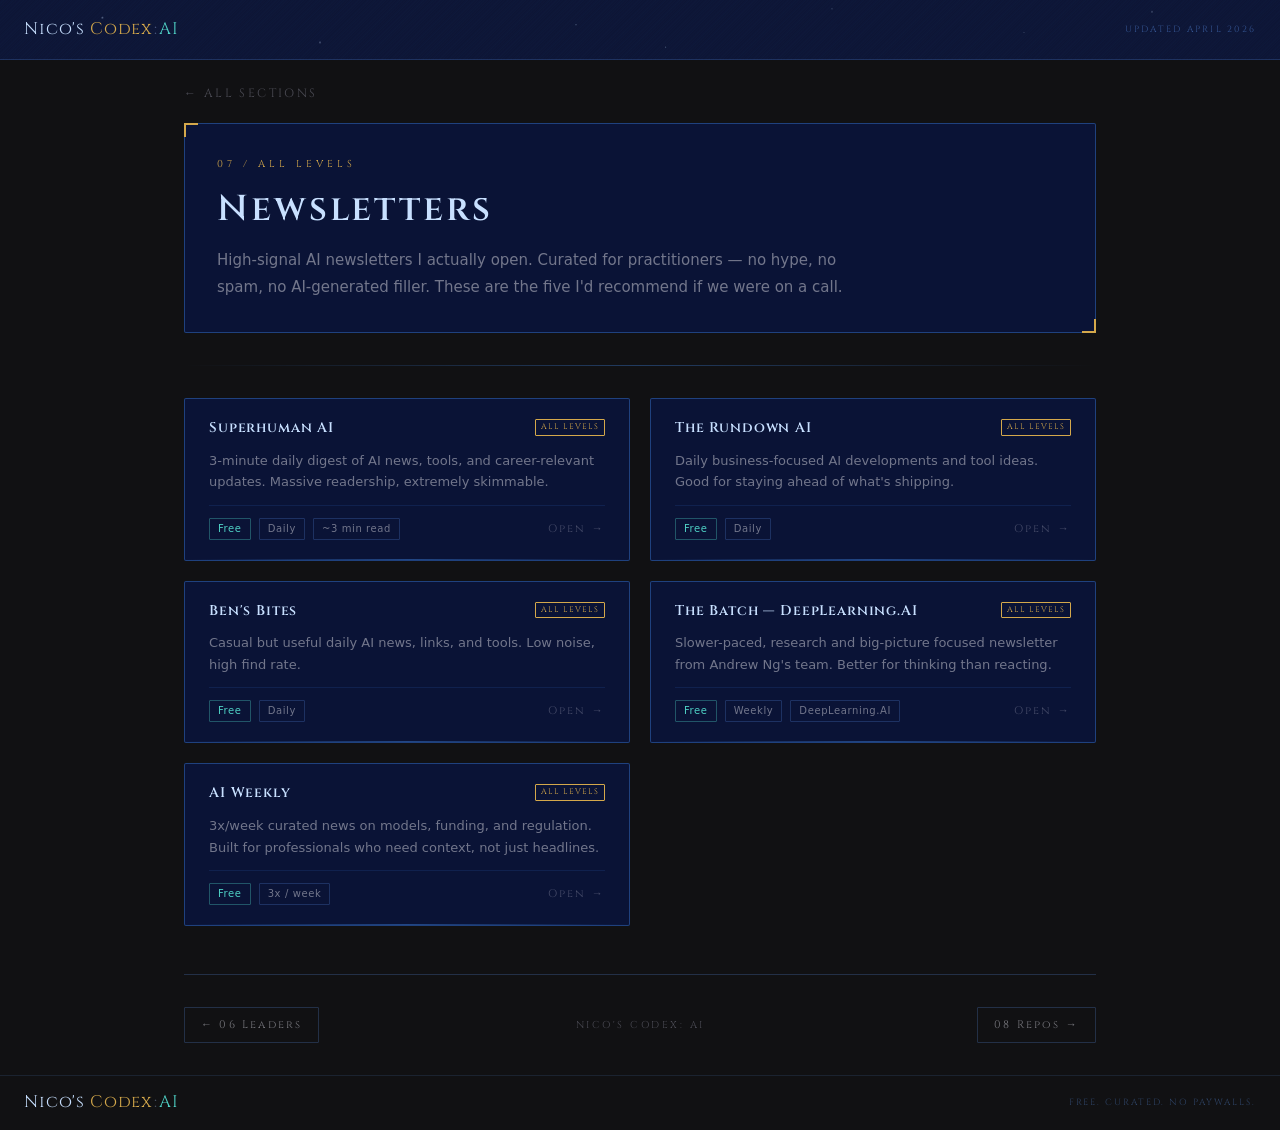
<file: newsletters.html>
<!DOCTYPE html>
<html lang="en">
<head>
<meta charset="UTF-8">
<meta name="viewport" content="width=device-width, initial-scale=1.0">
<title>Newsletters — Nico's Codex: AI</title>
<meta name="description" content="High-signal AI newsletters worth opening every day. Curated for practitioners — no hype, no spam, no AI-generated filler.">
<link rel="preconnect" href="https://fonts.googleapis.com">
<link rel="preconnect" href="https://fonts.gstatic.com" crossorigin>
<link href="https://fonts.googleapis.com/css2?family=Cinzel:wght@400;600&display=swap" rel="stylesheet">
<link rel="stylesheet" href="style.css">
</head>
<body>

<nav class="codex-nav">
  <a href="index.html" class="codex-logo">Nico's <span class="logo-codex">Codex</span><span class="logo-colon">:</span><span class="logo-ai">AI</span></a>
  <span class="codex-rule">Updated April 2026</span>
</nav>

<main class="page-wrap">

  <a href="index.html" class="back-link">← All Sections</a>

  <header class="page-header codex-panel">
    <p class="page-eyebrow">07 / All Levels</p>
    <h1>Newsletters</h1>
    <p class="page-intro">High-signal AI newsletters I actually open. Curated for practitioners — no hype, no spam, no AI-generated filler. These are the five I'd recommend if we were on a call.</p>
  </header>

  <div class="codex-divider"></div>

  <div class="resource-grid">

    <a href="https://www.superhuman.ai" target="_blank" rel="noopener" class="resource-card" style="animation-delay: 0ms">
      <div class="resource-card-top">
        <span class="resource-title">Superhuman AI</span>
        <span class="badge badge-all">All Levels</span>
      </div>
      <p class="resource-desc">3-minute daily digest of AI news, tools, and career-relevant updates. Massive readership, extremely skimmable.</p>
      <div class="resource-meta-row">
        <div class="resource-chips">
          <span class="chip chip-free">Free</span>
          <span class="chip">Daily</span>
          <span class="chip">~3 min read</span>
        </div>
        <span class="resource-open">Open →</span>
      </div>
    </a>

    <a href="https://www.therundown.ai" target="_blank" rel="noopener" class="resource-card" style="animation-delay: 80ms">
      <div class="resource-card-top">
        <span class="resource-title">The Rundown AI</span>
        <span class="badge badge-all">All Levels</span>
      </div>
      <p class="resource-desc">Daily business-focused AI developments and tool ideas. Good for staying ahead of what's shipping.</p>
      <div class="resource-meta-row">
        <div class="resource-chips">
          <span class="chip chip-free">Free</span>
          <span class="chip">Daily</span>
        </div>
        <span class="resource-open">Open →</span>
      </div>
    </a>

    <a href="https://bensbites.com" target="_blank" rel="noopener" class="resource-card" style="animation-delay: 160ms">
      <div class="resource-card-top">
        <span class="resource-title">Ben's Bites</span>
        <span class="badge badge-all">All Levels</span>
      </div>
      <p class="resource-desc">Casual but useful daily AI news, links, and tools. Low noise, high find rate.</p>
      <div class="resource-meta-row">
        <div class="resource-chips">
          <span class="chip chip-free">Free</span>
          <span class="chip">Daily</span>
        </div>
        <span class="resource-open">Open →</span>
      </div>
    </a>

    <a href="https://www.deeplearning.ai/the-batch/" target="_blank" rel="noopener" class="resource-card" style="animation-delay: 240ms">
      <div class="resource-card-top">
        <span class="resource-title">The Batch — DeepLearning.AI</span>
        <span class="badge badge-all">All Levels</span>
      </div>
      <p class="resource-desc">Slower-paced, research and big-picture focused newsletter from Andrew Ng's team. Better for thinking than reacting.</p>
      <div class="resource-meta-row">
        <div class="resource-chips">
          <span class="chip chip-free">Free</span>
          <span class="chip">Weekly</span>
          <span class="chip">DeepLearning.AI</span>
        </div>
        <span class="resource-open">Open →</span>
      </div>
    </a>

    <a href="https://aiweekly.co" target="_blank" rel="noopener" class="resource-card" style="animation-delay: 320ms">
      <div class="resource-card-top">
        <span class="resource-title">AI Weekly</span>
        <span class="badge badge-all">All Levels</span>
      </div>
      <p class="resource-desc">3x/week curated news on models, funding, and regulation. Built for professionals who need context, not just headlines.</p>
      <div class="resource-meta-row">
        <div class="resource-chips">
          <span class="chip chip-free">Free</span>
          <span class="chip">3x / week</span>
        </div>
        <span class="resource-open">Open →</span>
      </div>
    </a>

  </div>

  <nav class="page-nav">
    <a href="leaders-in-ai.html" class="page-nav-btn nav-prev">← 06 Leaders</a>
    <span class="nav-center">Nico's Codex: AI</span>
    <a href="repos.html" class="page-nav-btn nav-next">08 Repos →</a>
  </nav>

</main>

<footer class="codex-footer-bar">
  <a href="index.html" class="codex-logo">Nico's <span class="logo-codex">Codex</span><span class="logo-colon">:</span><span class="logo-ai">AI</span></a>
  <span class="footer-tagline">Free. Curated. No paywalls.</span>
</footer>

</body>
</html>
</file>
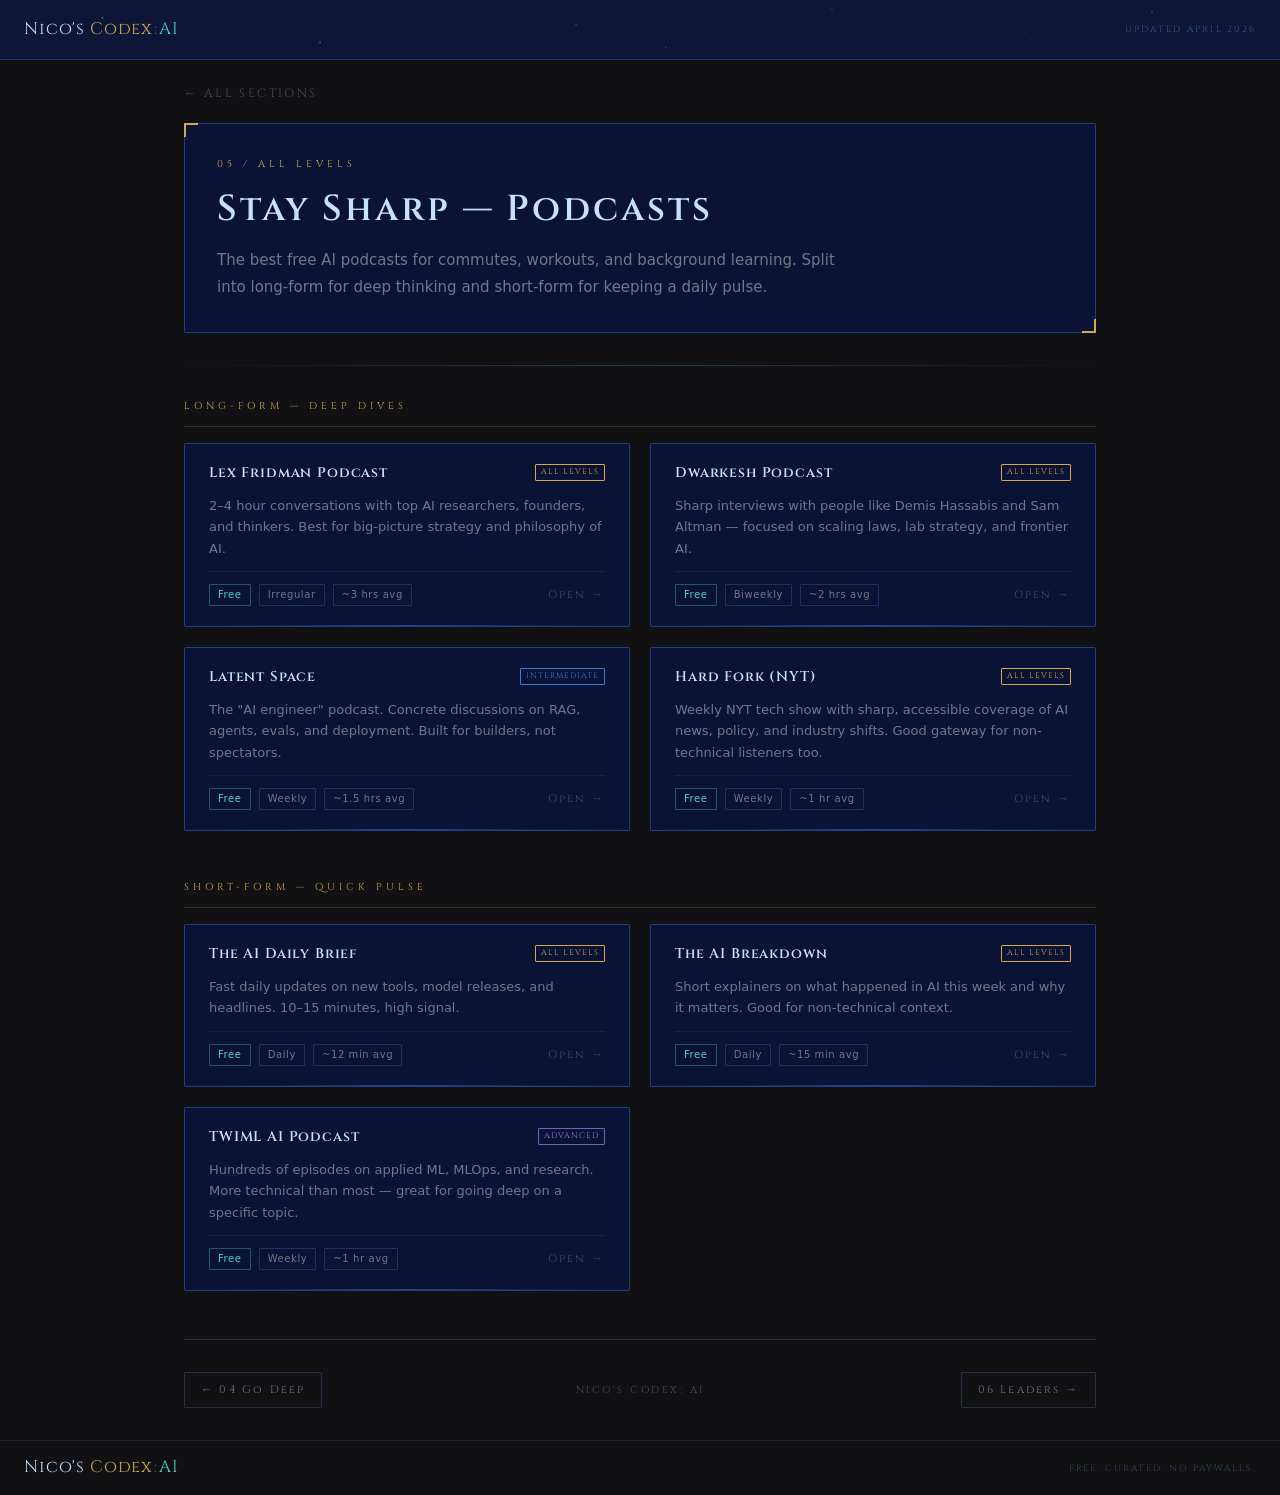
<file: podcasts.html>
<!DOCTYPE html>
<html lang="en">
<head>
<meta charset="UTF-8">
<meta name="viewport" content="width=device-width, initial-scale=1.0">
<title>Stay Sharp — Podcasts — Nico's Codex: AI</title>
<meta name="description" content="The best free AI podcasts for commutes, workouts, and background learning. Long-form deep dives and short daily briefings.">
<link rel="preconnect" href="https://fonts.googleapis.com">
<link rel="preconnect" href="https://fonts.gstatic.com" crossorigin>
<link href="https://fonts.googleapis.com/css2?family=Cinzel:wght@400;600&display=swap" rel="stylesheet">
<link rel="stylesheet" href="style.css">
</head>
<body>

<nav class="codex-nav">
  <a href="index.html" class="codex-logo">Nico's <span class="logo-codex">Codex</span><span class="logo-colon">:</span><span class="logo-ai">AI</span></a>
  <span class="codex-rule">Updated April 2026</span>
</nav>

<main class="page-wrap">

  <a href="index.html" class="back-link">← All Sections</a>

  <header class="page-header codex-panel">
    <p class="page-eyebrow">05 / All Levels</p>
    <h1>Stay Sharp — Podcasts</h1>
    <p class="page-intro">The best free AI podcasts for commutes, workouts, and background learning. Split into long-form for deep thinking and short-form for keeping a daily pulse.</p>
  </header>

  <div class="codex-divider"></div>

  <p class="podcast-section-label">Long-Form — Deep Dives</p>

  <div class="resource-grid">

    <a href="https://lexfridman.com/podcast" target="_blank" rel="noopener" class="resource-card" style="animation-delay: 0ms">
      <div class="resource-card-top">
        <span class="resource-title">Lex Fridman Podcast</span>
        <span class="badge badge-all">All Levels</span>
      </div>
      <p class="resource-desc">2–4 hour conversations with top AI researchers, founders, and thinkers. Best for big-picture strategy and philosophy of AI.</p>
      <div class="resource-meta-row">
        <div class="resource-chips">
          <span class="chip chip-free">Free</span>
          <span class="chip">Irregular</span>
          <span class="chip">~3 hrs avg</span>
        </div>
        <span class="resource-open">Open →</span>
      </div>
    </a>

    <a href="https://www.dwarkeshpatel.com/podcast" target="_blank" rel="noopener" class="resource-card" style="animation-delay: 80ms">
      <div class="resource-card-top">
        <span class="resource-title">Dwarkesh Podcast</span>
        <span class="badge badge-all">All Levels</span>
      </div>
      <p class="resource-desc">Sharp interviews with people like Demis Hassabis and Sam Altman — focused on scaling laws, lab strategy, and frontier AI.</p>
      <div class="resource-meta-row">
        <div class="resource-chips">
          <span class="chip chip-free">Free</span>
          <span class="chip">Biweekly</span>
          <span class="chip">~2 hrs avg</span>
        </div>
        <span class="resource-open">Open →</span>
      </div>
    </a>

    <a href="https://www.latent.space/podcast" target="_blank" rel="noopener" class="resource-card" style="animation-delay: 160ms">
      <div class="resource-card-top">
        <span class="resource-title">Latent Space</span>
        <span class="badge badge-intermediate">Intermediate</span>
      </div>
      <p class="resource-desc">The "AI engineer" podcast. Concrete discussions on RAG, agents, evals, and deployment. Built for builders, not spectators.</p>
      <div class="resource-meta-row">
        <div class="resource-chips">
          <span class="chip chip-free">Free</span>
          <span class="chip">Weekly</span>
          <span class="chip">~1.5 hrs avg</span>
        </div>
        <span class="resource-open">Open →</span>
      </div>
    </a>

    <a href="https://www.nytimes.com/column/hard-fork" target="_blank" rel="noopener" class="resource-card" style="animation-delay: 240ms">
      <div class="resource-card-top">
        <span class="resource-title">Hard Fork (NYT)</span>
        <span class="badge badge-all">All Levels</span>
      </div>
      <p class="resource-desc">Weekly NYT tech show with sharp, accessible coverage of AI news, policy, and industry shifts. Good gateway for non-technical listeners too.</p>
      <div class="resource-meta-row">
        <div class="resource-chips">
          <span class="chip chip-free">Free</span>
          <span class="chip">Weekly</span>
          <span class="chip">~1 hr avg</span>
        </div>
        <span class="resource-open">Open →</span>
      </div>
    </a>

  </div>

  <p class="podcast-section-label" style="margin-top: var(--s8);">Short-Form — Quick Pulse</p>

  <div class="resource-grid">

    <a href="https://www.aidailybrief.com" target="_blank" rel="noopener" class="resource-card" style="animation-delay: 0ms">
      <div class="resource-card-top">
        <span class="resource-title">The AI Daily Brief</span>
        <span class="badge badge-all">All Levels</span>
      </div>
      <p class="resource-desc">Fast daily updates on new tools, model releases, and headlines. 10–15 minutes, high signal.</p>
      <div class="resource-meta-row">
        <div class="resource-chips">
          <span class="chip chip-free">Free</span>
          <span class="chip">Daily</span>
          <span class="chip">~12 min avg</span>
        </div>
        <span class="resource-open">Open →</span>
      </div>
    </a>

    <a href="https://www.theaibreakdown.com" target="_blank" rel="noopener" class="resource-card" style="animation-delay: 80ms">
      <div class="resource-card-top">
        <span class="resource-title">The AI Breakdown</span>
        <span class="badge badge-all">All Levels</span>
      </div>
      <p class="resource-desc">Short explainers on what happened in AI this week and why it matters. Good for non-technical context.</p>
      <div class="resource-meta-row">
        <div class="resource-chips">
          <span class="chip chip-free">Free</span>
          <span class="chip">Daily</span>
          <span class="chip">~15 min avg</span>
        </div>
        <span class="resource-open">Open →</span>
      </div>
    </a>

    <a href="https://twimlai.com" target="_blank" rel="noopener" class="resource-card" style="animation-delay: 160ms">
      <div class="resource-card-top">
        <span class="resource-title">TWIML AI Podcast</span>
        <span class="badge badge-advanced">Advanced</span>
      </div>
      <p class="resource-desc">Hundreds of episodes on applied ML, MLOps, and research. More technical than most — great for going deep on a specific topic.</p>
      <div class="resource-meta-row">
        <div class="resource-chips">
          <span class="chip chip-free">Free</span>
          <span class="chip">Weekly</span>
          <span class="chip">~1 hr avg</span>
        </div>
        <span class="resource-open">Open →</span>
      </div>
    </a>

  </div>

  <nav class="page-nav">
    <a href="advanced.html" class="page-nav-btn nav-prev">← 04 Go Deep</a>
    <span class="nav-center">Nico's Codex: AI</span>
    <a href="leaders-in-ai.html" class="page-nav-btn nav-next">06 Leaders →</a>
  </nav>

</main>

<footer class="codex-footer-bar">
  <a href="index.html" class="codex-logo">Nico's <span class="logo-codex">Codex</span><span class="logo-colon">:</span><span class="logo-ai">AI</span></a>
  <span class="footer-tagline">Free. Curated. No paywalls.</span>
</footer>

</body>
</html>
</file>
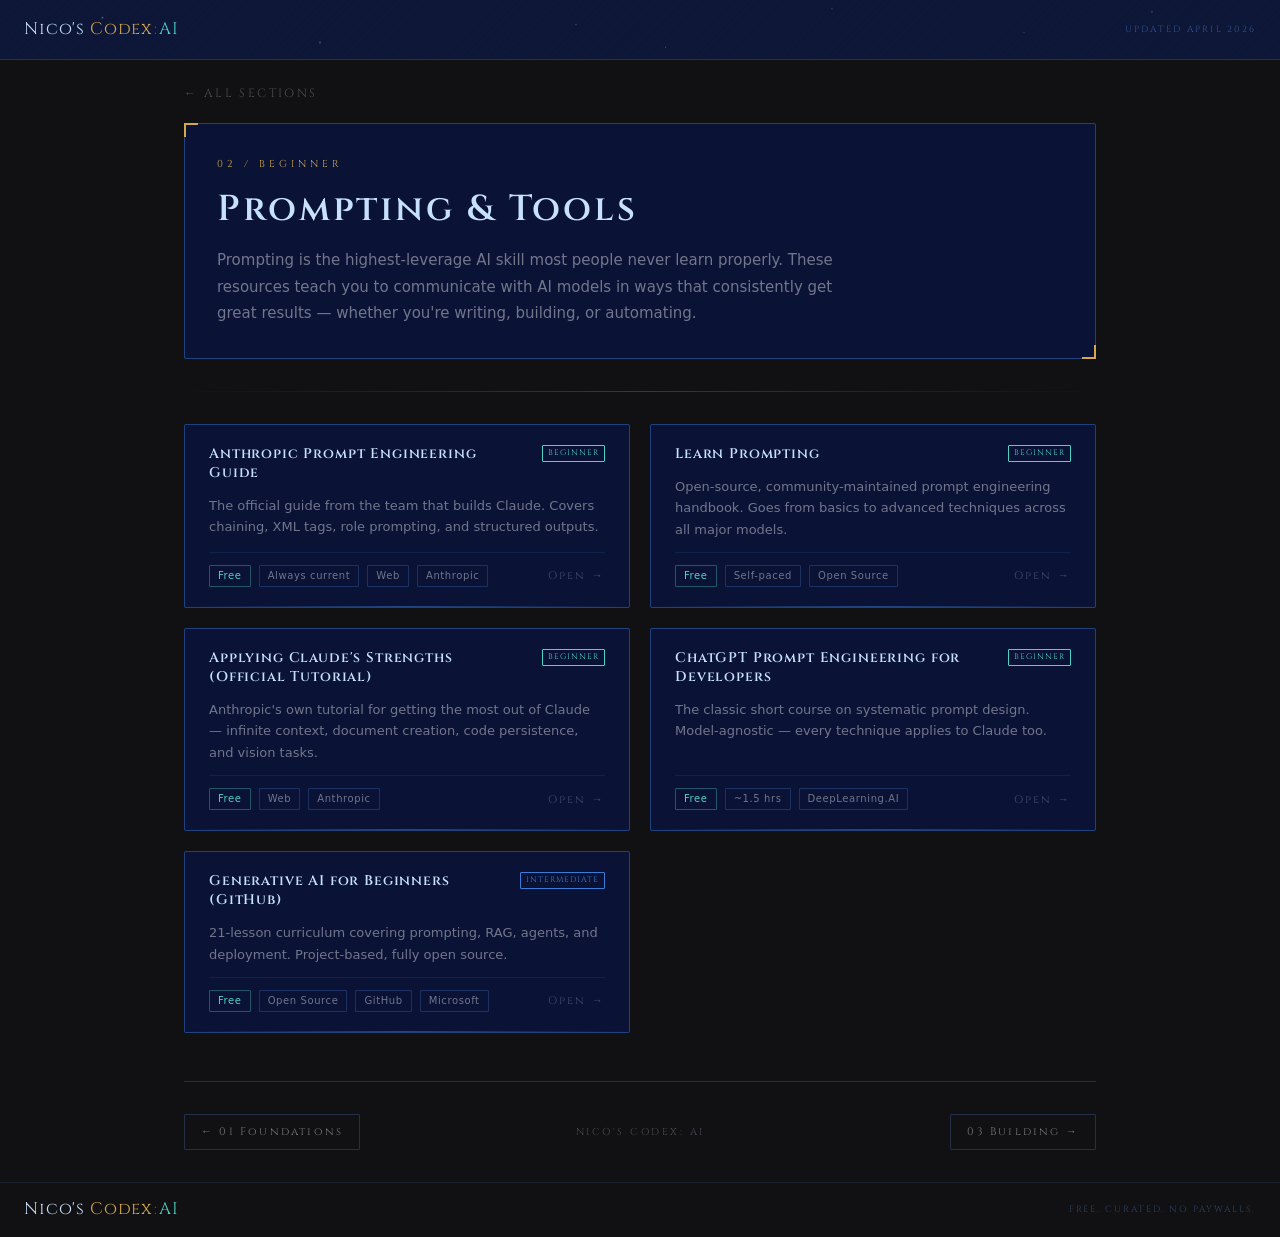
<file: prompting.html>
<!DOCTYPE html>
<html lang="en">
<head>
<meta charset="UTF-8">
<meta name="viewport" content="width=device-width, initial-scale=1.0">
<title>Prompting &amp; Tools — Nico's Codex: AI</title>
<meta name="description" content="The highest-leverage AI skill. Learn to communicate with AI models in ways that consistently get great results.">
<link rel="preconnect" href="https://fonts.googleapis.com">
<link rel="preconnect" href="https://fonts.gstatic.com" crossorigin>
<link href="https://fonts.googleapis.com/css2?family=Cinzel:wght@400;600&display=swap" rel="stylesheet">
<link rel="stylesheet" href="style.css">
</head>
<body>

<nav class="codex-nav">
  <a href="index.html" class="codex-logo">Nico's <span class="logo-codex">Codex</span><span class="logo-colon">:</span><span class="logo-ai">AI</span></a>
  <span class="codex-rule">Updated April 2026</span>
</nav>

<main class="page-wrap">

  <a href="index.html" class="back-link">← All Sections</a>

  <header class="page-header codex-panel">
    <p class="page-eyebrow">02 / Beginner</p>
    <h1>Prompting &amp; Tools</h1>
    <p class="page-intro">Prompting is the highest-leverage AI skill most people never learn properly. These resources teach you to communicate with AI models in ways that consistently get great results — whether you're writing, building, or automating.</p>
  </header>

  <div class="codex-divider"></div>

  <div class="resource-grid">

    <a href="https://docs.anthropic.com/en/docs/build-with-claude/prompt-engineering/overview" target="_blank" rel="noopener" class="resource-card" style="animation-delay: 0ms">
      <div class="resource-card-top">
        <span class="resource-title">Anthropic Prompt Engineering Guide</span>
        <span class="badge badge-beginner">Beginner</span>
      </div>
      <p class="resource-desc">The official guide from the team that builds Claude. Covers chaining, XML tags, role prompting, and structured outputs.</p>
      <div class="resource-meta-row">
        <div class="resource-chips">
          <span class="chip chip-free">Free</span>
          <span class="chip">Always current</span>
          <span class="chip">Web</span>
          <span class="chip">Anthropic</span>
        </div>
        <span class="resource-open">Open →</span>
      </div>
    </a>

    <a href="https://learnprompting.org" target="_blank" rel="noopener" class="resource-card" style="animation-delay: 80ms">
      <div class="resource-card-top">
        <span class="resource-title">Learn Prompting</span>
        <span class="badge badge-beginner">Beginner</span>
      </div>
      <p class="resource-desc">Open-source, community-maintained prompt engineering handbook. Goes from basics to advanced techniques across all major models.</p>
      <div class="resource-meta-row">
        <div class="resource-chips">
          <span class="chip chip-free">Free</span>
          <span class="chip">Self-paced</span>
          <span class="chip">Open Source</span>
        </div>
        <span class="resource-open">Open →</span>
      </div>
    </a>

    <a href="https://claude.com/resources/tutorials/applying-claude-opus-4-5s-strengths-to-your-everyday-work" target="_blank" rel="noopener" class="resource-card" style="animation-delay: 160ms">
      <div class="resource-card-top">
        <span class="resource-title">Applying Claude's Strengths (Official Tutorial)</span>
        <span class="badge badge-beginner">Beginner</span>
      </div>
      <p class="resource-desc">Anthropic's own tutorial for getting the most out of Claude — infinite context, document creation, code persistence, and vision tasks.</p>
      <div class="resource-meta-row">
        <div class="resource-chips">
          <span class="chip chip-free">Free</span>
          <span class="chip">Web</span>
          <span class="chip">Anthropic</span>
        </div>
        <span class="resource-open">Open →</span>
      </div>
    </a>

    <a href="https://www.deeplearning.ai/short-courses/chatgpt-prompt-engineering-for-developers/" target="_blank" rel="noopener" class="resource-card" style="animation-delay: 240ms">
      <div class="resource-card-top">
        <span class="resource-title">ChatGPT Prompt Engineering for Developers</span>
        <span class="badge badge-beginner">Beginner</span>
      </div>
      <p class="resource-desc">The classic short course on systematic prompt design. Model-agnostic — every technique applies to Claude too.</p>
      <div class="resource-meta-row">
        <div class="resource-chips">
          <span class="chip chip-free">Free</span>
          <span class="chip">~1.5 hrs</span>
          <span class="chip">DeepLearning.AI</span>
        </div>
        <span class="resource-open">Open →</span>
      </div>
    </a>

    <a href="https://github.com/microsoft/generative-ai-for-beginners" target="_blank" rel="noopener" class="resource-card" style="animation-delay: 320ms">
      <div class="resource-card-top">
        <span class="resource-title">Generative AI for Beginners (GitHub)</span>
        <span class="badge badge-intermediate">Intermediate</span>
      </div>
      <p class="resource-desc">21-lesson curriculum covering prompting, RAG, agents, and deployment. Project-based, fully open source.</p>
      <div class="resource-meta-row">
        <div class="resource-chips">
          <span class="chip chip-free">Free</span>
          <span class="chip">Open Source</span>
          <span class="chip">GitHub</span>
          <span class="chip">Microsoft</span>
        </div>
        <span class="resource-open">Open →</span>
      </div>
    </a>

  </div>

  <nav class="page-nav">
    <a href="foundations.html" class="page-nav-btn nav-prev">← 01 Foundations</a>
    <span class="nav-center">Nico's Codex: AI</span>
    <a href="building.html" class="page-nav-btn nav-next">03 Building →</a>
  </nav>

</main>

<footer class="codex-footer-bar">
  <a href="index.html" class="codex-logo">Nico's <span class="logo-codex">Codex</span><span class="logo-colon">:</span><span class="logo-ai">AI</span></a>
  <span class="footer-tagline">Free. Curated. No paywalls.</span>
</footer>

</body>
</html>
</file>
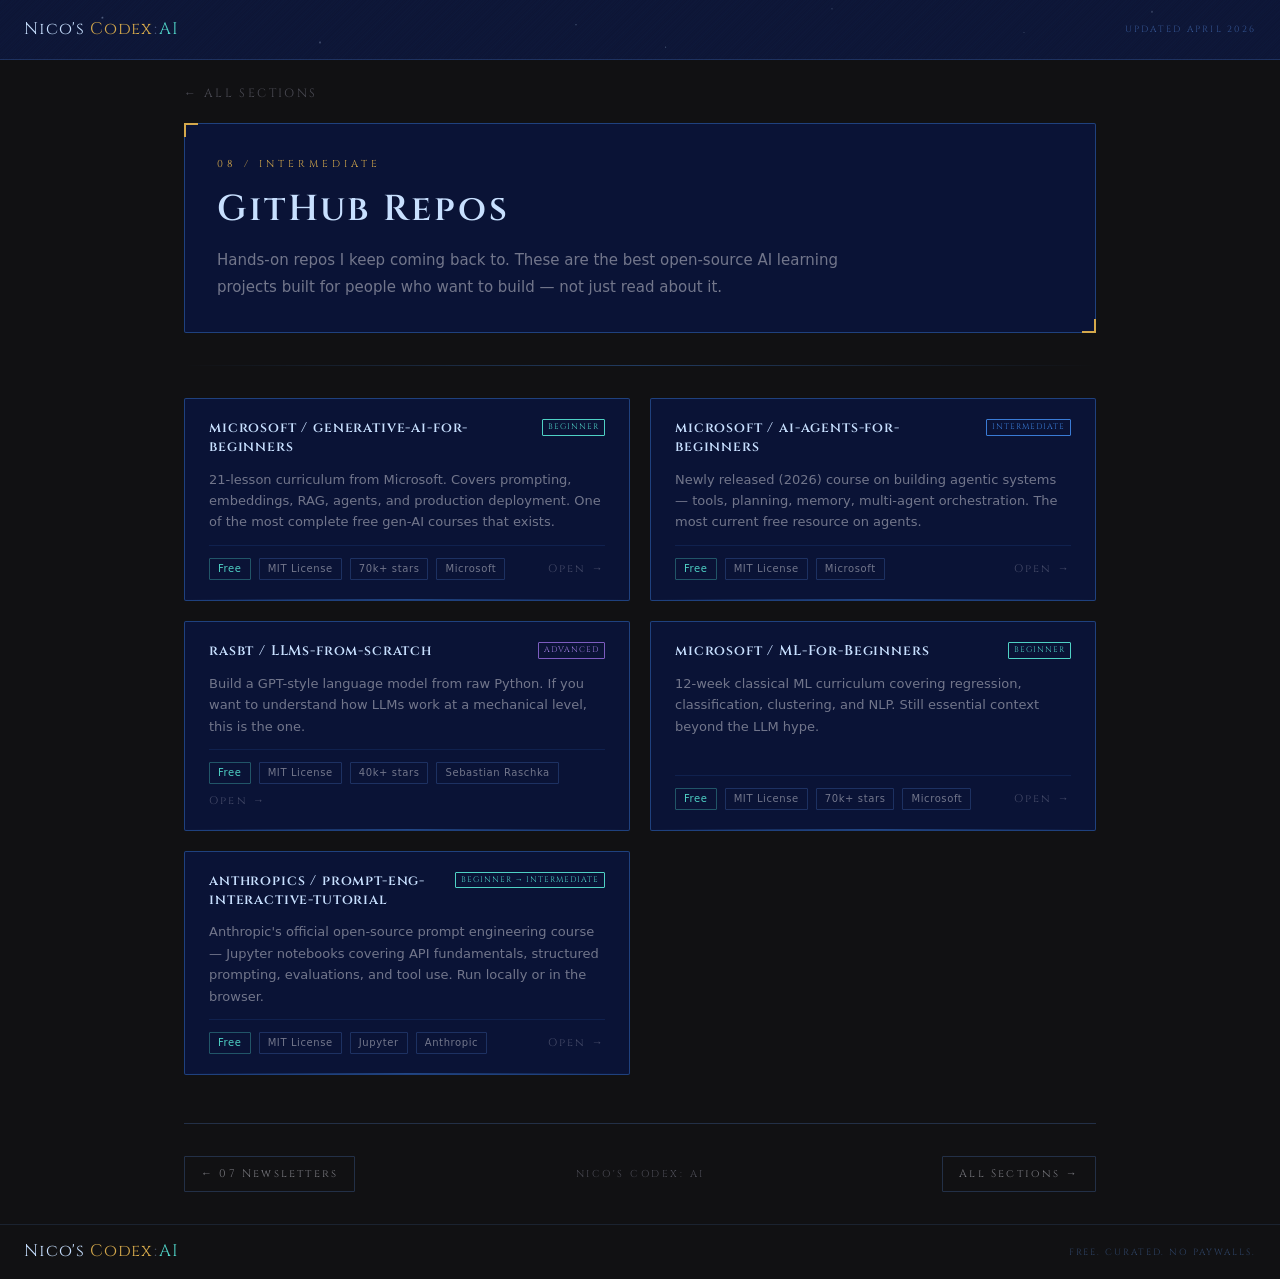
<file: repos.html>
<!DOCTYPE html>
<html lang="en">
<head>
<meta charset="UTF-8">
<meta name="viewport" content="width=device-width, initial-scale=1.0">
<title>GitHub Repos — Nico's Codex: AI</title>
<meta name="description" content="Hands-on open-source AI repos built for builders. The ones I keep coming back to.">
<link rel="preconnect" href="https://fonts.googleapis.com">
<link rel="preconnect" href="https://fonts.gstatic.com" crossorigin>
<link href="https://fonts.googleapis.com/css2?family=Cinzel:wght@400;600&display=swap" rel="stylesheet">
<link rel="stylesheet" href="style.css">
</head>
<body>

<nav class="codex-nav">
  <a href="index.html" class="codex-logo">Nico's <span class="logo-codex">Codex</span><span class="logo-colon">:</span><span class="logo-ai">AI</span></a>
  <span class="codex-rule">Updated April 2026</span>
</nav>

<main class="page-wrap">

  <a href="index.html" class="back-link">← All Sections</a>

  <header class="page-header codex-panel">
    <p class="page-eyebrow">08 / Intermediate</p>
    <h1>GitHub Repos</h1>
    <p class="page-intro">Hands-on repos I keep coming back to. These are the best open-source AI learning projects built for people who want to build — not just read about it.</p>
  </header>

  <div class="codex-divider"></div>

  <div class="resource-grid">

    <a href="https://github.com/microsoft/generative-ai-for-beginners" target="_blank" rel="noopener" class="resource-card" style="animation-delay: 0ms">
      <div class="resource-card-top">
        <span class="resource-title">microsoft / generative-ai-for-beginners</span>
        <span class="badge badge-beginner">Beginner</span>
      </div>
      <p class="resource-desc">21-lesson curriculum from Microsoft. Covers prompting, embeddings, RAG, agents, and production deployment. One of the most complete free gen-AI courses that exists.</p>
      <div class="resource-meta-row">
        <div class="resource-chips">
          <span class="chip chip-free">Free</span>
          <span class="chip">MIT License</span>
          <span class="chip">70k+ stars</span>
          <span class="chip">Microsoft</span>
        </div>
        <span class="resource-open">Open →</span>
      </div>
    </a>

    <a href="https://github.com/microsoft/ai-agents-for-beginners" target="_blank" rel="noopener" class="resource-card" style="animation-delay: 80ms">
      <div class="resource-card-top">
        <span class="resource-title">microsoft / ai-agents-for-beginners</span>
        <span class="badge badge-intermediate">Intermediate</span>
      </div>
      <p class="resource-desc">Newly released (2026) course on building agentic systems — tools, planning, memory, multi-agent orchestration. The most current free resource on agents.</p>
      <div class="resource-meta-row">
        <div class="resource-chips">
          <span class="chip chip-free">Free</span>
          <span class="chip">MIT License</span>
          <span class="chip">Microsoft</span>
        </div>
        <span class="resource-open">Open →</span>
      </div>
    </a>

    <a href="https://github.com/rasbt/LLMs-from-scratch" target="_blank" rel="noopener" class="resource-card" style="animation-delay: 160ms">
      <div class="resource-card-top">
        <span class="resource-title">rasbt / LLMs-from-scratch</span>
        <span class="badge badge-advanced">Advanced</span>
      </div>
      <p class="resource-desc">Build a GPT-style language model from raw Python. If you want to understand how LLMs work at a mechanical level, this is the one.</p>
      <div class="resource-meta-row">
        <div class="resource-chips">
          <span class="chip chip-free">Free</span>
          <span class="chip">MIT License</span>
          <span class="chip">40k+ stars</span>
          <span class="chip">Sebastian Raschka</span>
        </div>
        <span class="resource-open">Open →</span>
      </div>
    </a>

    <a href="https://github.com/microsoft/ML-For-Beginners" target="_blank" rel="noopener" class="resource-card" style="animation-delay: 240ms">
      <div class="resource-card-top">
        <span class="resource-title">microsoft / ML-For-Beginners</span>
        <span class="badge badge-beginner">Beginner</span>
      </div>
      <p class="resource-desc">12-week classical ML curriculum covering regression, classification, clustering, and NLP. Still essential context beyond the LLM hype.</p>
      <div class="resource-meta-row">
        <div class="resource-chips">
          <span class="chip chip-free">Free</span>
          <span class="chip">MIT License</span>
          <span class="chip">70k+ stars</span>
          <span class="chip">Microsoft</span>
        </div>
        <span class="resource-open">Open →</span>
      </div>
    </a>

    <a href="https://github.com/anthropics/prompt-eng-interactive-tutorial" target="_blank" rel="noopener" class="resource-card" style="animation-delay: 320ms">
      <div class="resource-card-top">
        <span class="resource-title">anthropics / prompt-eng-interactive-tutorial</span>
        <span class="badge badge-beginner">Beginner → Intermediate</span>
      </div>
      <p class="resource-desc">Anthropic's official open-source prompt engineering course — Jupyter notebooks covering API fundamentals, structured prompting, evaluations, and tool use. Run locally or in the browser.</p>
      <div class="resource-meta-row">
        <div class="resource-chips">
          <span class="chip chip-free">Free</span>
          <span class="chip">MIT License</span>
          <span class="chip">Jupyter</span>
          <span class="chip">Anthropic</span>
        </div>
        <span class="resource-open">Open →</span>
      </div>
    </a>

  </div>

  <nav class="page-nav">
    <a href="newsletters.html" class="page-nav-btn nav-prev">← 07 Newsletters</a>
    <span class="nav-center">Nico's Codex: AI</span>
    <a href="index.html" class="page-nav-btn nav-next">All Sections →</a>
  </nav>

</main>

<footer class="codex-footer-bar">
  <a href="index.html" class="codex-logo">Nico's <span class="logo-codex">Codex</span><span class="logo-colon">:</span><span class="logo-ai">AI</span></a>
  <span class="footer-tagline">Free. Curated. No paywalls.</span>
</footer>

</body>
</html>
</file>
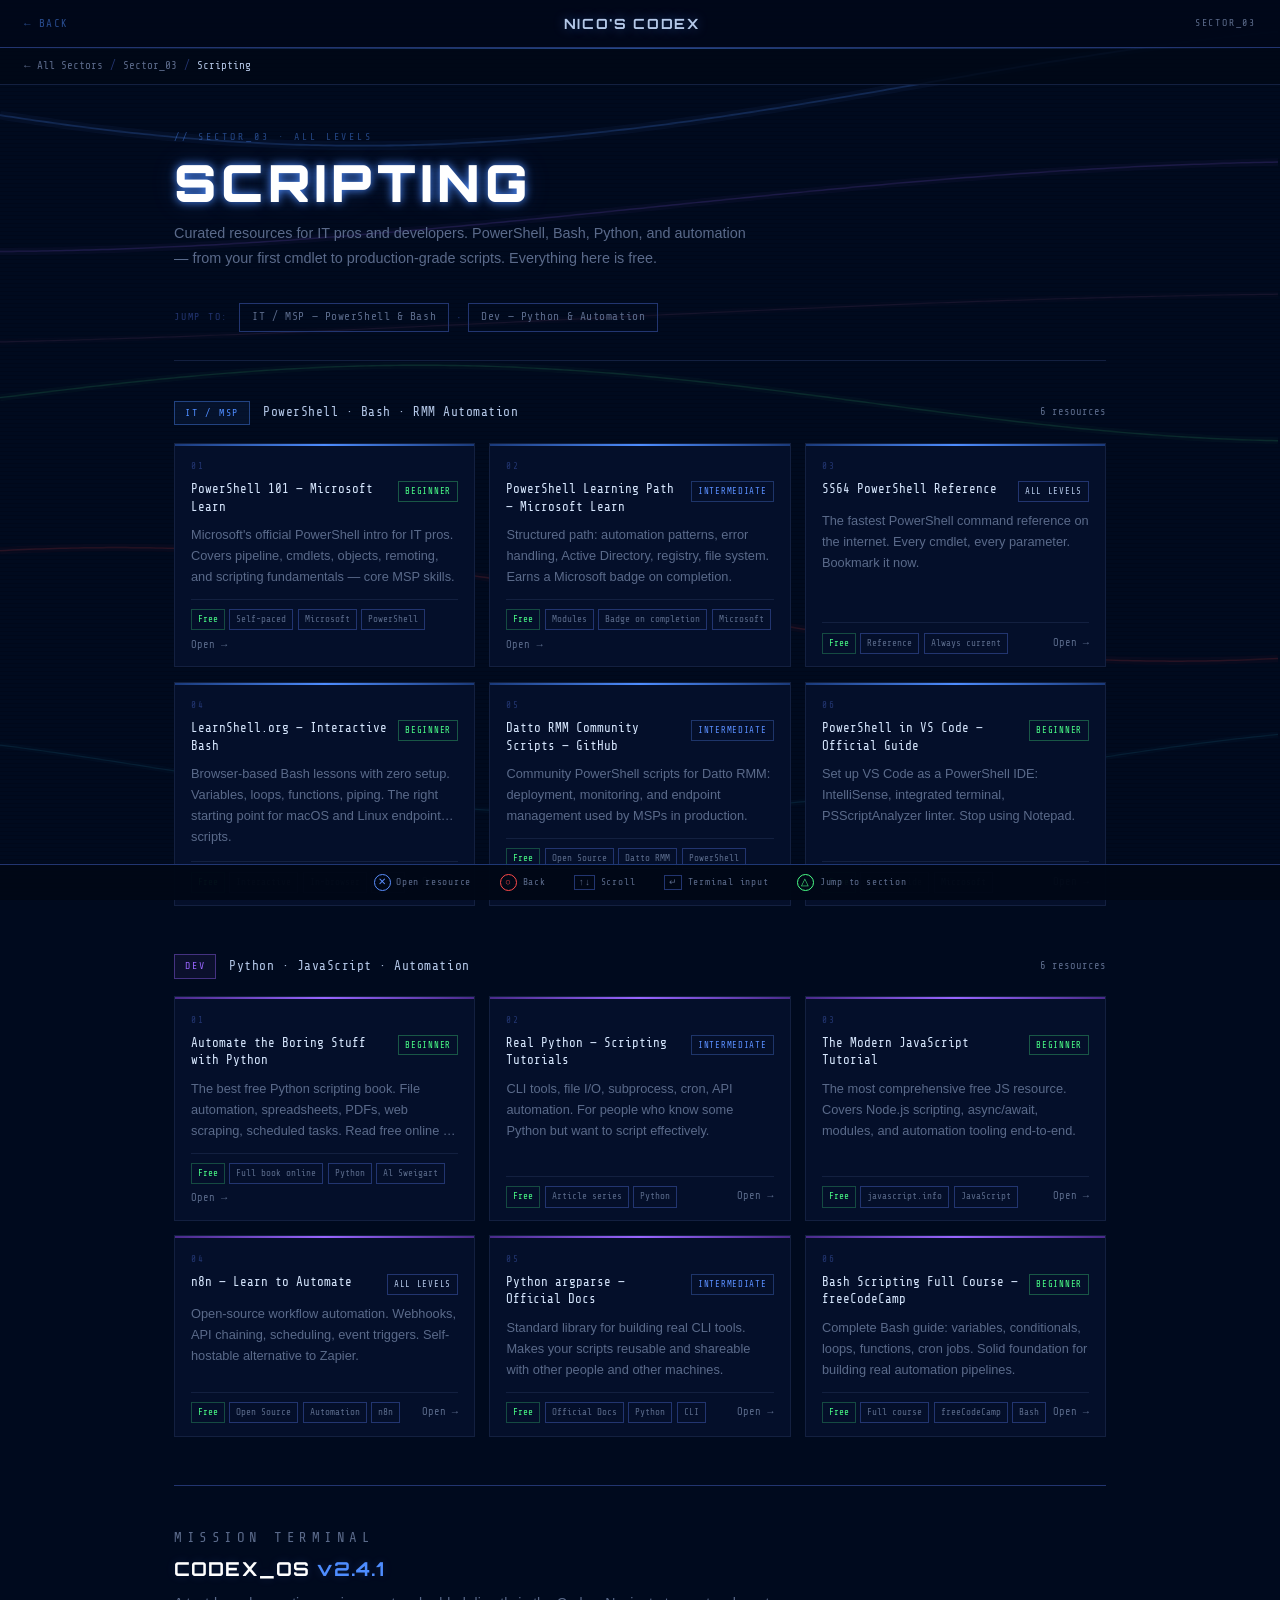
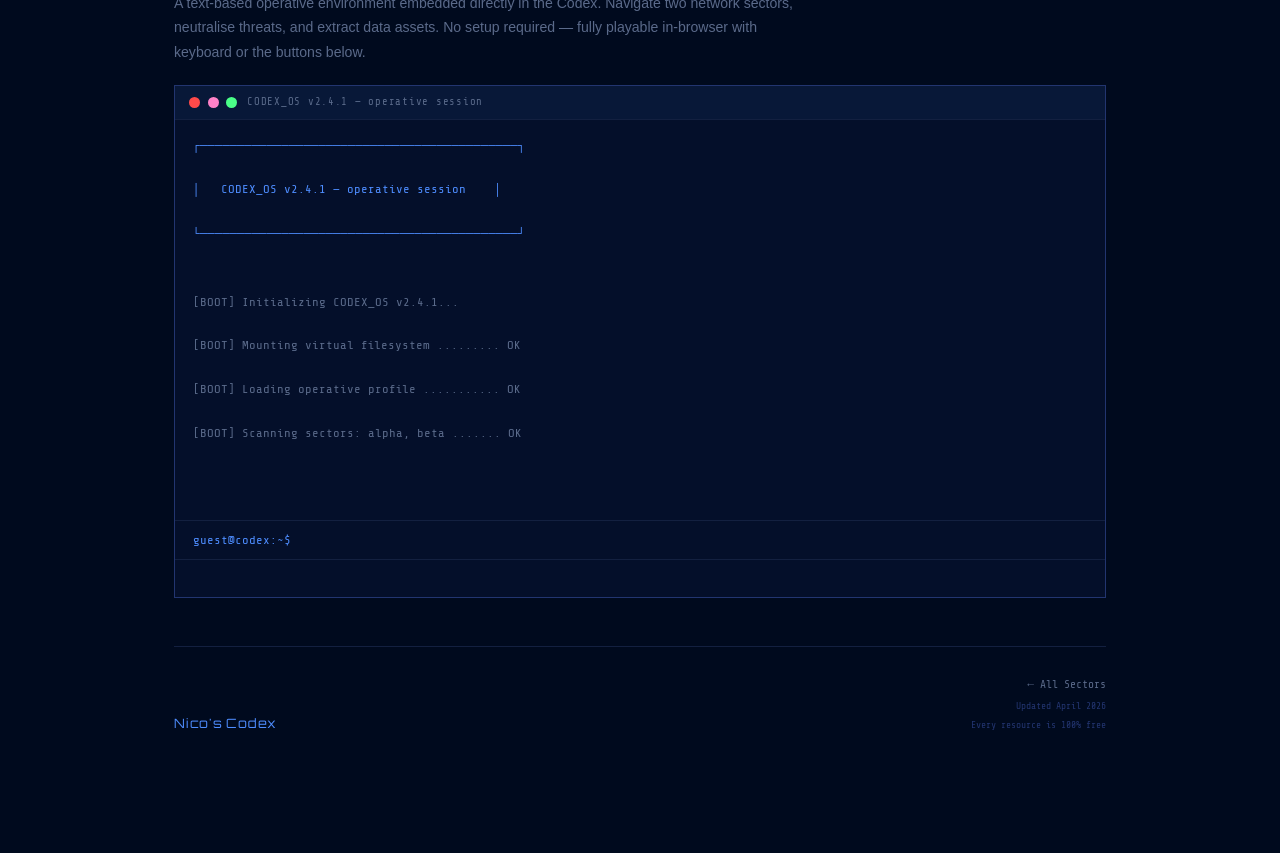
<file: scripting.html>
<!DOCTYPE html>
<html lang="en">
<head>
<meta charset="UTF-8">
<meta name="viewport" content="width=device-width, initial-scale=1.0">
<title>Scripting — Nico's Codex</title>
<meta name="description" content="Curated scripting resources for IT pros and developers — PowerShell, Bash, Python, and automation. Free. No paywalls.">
<link rel="preconnect" href="https://fonts.googleapis.com">
<link rel="preconnect" href="https://fonts.gstatic.com" crossorigin>
<link href="https://fonts.googleapis.com/css2?family=Orbitron:wght@400;700;900&family=Share+Tech+Mono&display=swap" rel="stylesheet">
<style>
*, *::before, *::after { box-sizing: border-box; margin: 0; padding: 0; }
html { scroll-behavior: smooth; -webkit-font-smoothing: antialiased; }
a { color: inherit; text-decoration: none; }
button { cursor: pointer; background: none; border: none; font: inherit; color: inherit; }

:root {
  --bg:         #000a1e;
  --bg2:        #040f2a;
  --bg3:        #081838;
  --blue:       #4e8dff;
  --blue-d:     #1a3a7a;
  --blue-g:     rgba(78,141,255,0.18);
  --blue-s:     rgba(78,141,255,0.07);
  --purple:     #9966ff;
  --purp-s:     rgba(153,102,255,0.07);
  --silver:     #b4c8e8;
  --silver-d:   #5a6a8a;
  --border:     #132040;
  --border-hi:  #223570;
  --sans:       -apple-system, 'Segoe UI', Helvetica, Arial, sans-serif;
  --mono:       'Share Tech Mono', 'Courier New', monospace;
  /* PS2 button colors */
  --btn-x:      #5a8fff;
  --btn-o:      #ff4a4a;
  --btn-sq:     #ff82c8;
  --btn-tr:     #4aff88;
  /* terminal */
  --t-sys:      #4e8dff;
  --t-err:      #ff4a4a;
  --t-info:     #b4c8e8;
  --t-warn:     #9966ff;
}

html, body {
  min-height: 100%;
  background: var(--bg);
  color: var(--silver);
  font-family: var(--sans);
  font-size: 1rem;
  line-height: 1.65;
  overflow-x: hidden;
  padding-bottom: 3rem; /* room above button bar */
}

/* ── WAVE CANVAS (fixed backdrop) ────────────────────────────── */
#waves {
  position: fixed; inset: 0; z-index: 0; pointer-events: none;
}

/* ── SCANLINES ────────────────────────────────────────────────── */
.scanlines {
  position: fixed; inset: 0; z-index: 2; pointer-events: none;
  background: repeating-linear-gradient(
    to bottom, transparent 0px, transparent 3px,
    rgba(0,0,0,0.10) 3px, rgba(0,0,0,0.10) 4px
  );
}

/* ── PS2 HEADER BAR ───────────────────────────────────────────── */
.ps2-header {
  position: sticky; top: 0; z-index: 50;
  display: flex; align-items: center; justify-content: space-between;
  padding: 0 1.5rem;
  height: 3rem;
  background: rgba(0,8,25,0.97);
  border-bottom: 1px solid var(--border-hi);
}
.ps2-header::after {
  content: '';
  position: absolute; bottom: -2px; left: 0; right: 0; height: 1px;
  background: linear-gradient(90deg, transparent, var(--blue), transparent);
  opacity: 0.5;
}
.ps2-back {
  font-family: var(--mono); font-size: 0.68rem; letter-spacing: 0.12em;
  text-transform: uppercase; color: rgba(78,141,255,0.5);
  transition: color 0.15s;
}
.ps2-back:hover { color: var(--blue); }
.ps2-brand {
  font-family: 'Orbitron', sans-serif; font-weight: 700;
  font-size: 0.88rem; letter-spacing: 0.12em; text-transform: uppercase;
  color: var(--silver);
  text-shadow: 0 0 12px rgba(78,141,255,0.4);
}
.ps2-sector {
  font-family: var(--mono); font-size: 0.62rem; letter-spacing: 0.18em;
  color: var(--silver-d); text-transform: uppercase;
}

/* ── BREADCRUMB ───────────────────────────────────────────────── */
.breadcrumb {
  position: relative; z-index: 10;
  display: flex; align-items: center; gap: 0.45rem;
  padding: 0.55rem 1.5rem;
  border-bottom: 1px solid var(--border);
  font-family: var(--mono); font-size: 0.68rem; color: var(--silver-d);
  background: rgba(0,8,22,0.8);
}
.breadcrumb a { color: var(--silver-d); transition: color 0.12s; }
.breadcrumb a:hover { color: var(--blue); }
.bc-sep { color: var(--border-hi); }
.bc-cur { color: var(--silver); }

/* ── PAGE WRAPPER ─────────────────────────────────────────────── */
.page-wrap {
  position: relative; z-index: 10;
  max-width: 980px; margin: 0 auto; padding: 0 1.5rem;
}

/* ── HERO ─────────────────────────────────────────────────────── */
.hero { padding: 2.75rem 0 2rem; }
.sector-label {
  font-family: var(--mono); font-size: 0.62rem; letter-spacing: 0.3em;
  color: rgba(78,141,255,0.45); text-transform: uppercase; margin-bottom: 0.75rem;
}
.hero-title {
  font-family: 'Orbitron', sans-serif; font-weight: 900;
  font-size: clamp(2rem, 5vw, 3.2rem);
  letter-spacing: 0.1em; text-transform: uppercase;
  color: #fff;
  text-shadow: 0 0 10px var(--blue), 0 0 28px var(--blue-g);
  margin-bottom: 0.8rem; line-height: 1;
}
.hero-sub {
  font-size: 0.9rem; color: var(--silver-d); max-width: 580px; line-height: 1.75;
}

/* ── SECTION JUMP NAV ─────────────────────────────────────────── */
.section-nav {
  display: flex; align-items: center; gap: 0.5rem;
  padding: 0 0 1.75rem; border-bottom: 1px solid var(--border);
  flex-wrap: wrap;
}
.section-nav-label {
  font-family: var(--mono); font-size: 0.62rem; letter-spacing: 0.18em;
  color: var(--border-hi); text-transform: uppercase; margin-right: 0.2rem;
}
.snav-btn {
  font-family: var(--mono); font-size: 0.7rem; letter-spacing: 0.05em;
  color: var(--silver-d); padding: 4px 12px;
  border: 1px solid var(--border-hi);
  transition: color 0.14s, border-color 0.14s, background 0.14s;
}
.snav-btn:hover { color: var(--blue); border-color: var(--blue); background: var(--blue-s); }
.snav-sep { color: var(--border-hi); font-size: 0.7rem; }

/* ── SECTION HEADER ───────────────────────────────────────────── */
.sub-header {
  display: flex; align-items: center; gap: 0.8rem;
  padding: 2.5rem 0 1.1rem; flex-wrap: wrap;
}
.sub-pill {
  font-family: var(--mono); font-size: 0.62rem; letter-spacing: 0.18em;
  text-transform: uppercase; padding: 3px 10px; border: 1px solid; white-space: nowrap;
}
.pill-it  { color: var(--blue);   border-color: rgba(78,141,255,0.4); background: var(--blue-s); }
.pill-dev { color: var(--purple); border-color: rgba(153,102,255,0.4); background: var(--purp-s); }

.sub-title {
  font-family: var(--mono); font-size: 0.8rem; color: var(--silver);
  letter-spacing: 0.04em; flex: 1;
}
.sub-count {
  font-family: var(--mono); font-size: 0.65rem; color: var(--silver-d); white-space: nowrap;
}

/* ── CARD GRID ────────────────────────────────────────────────── */
.card-grid {
  display: grid; grid-template-columns: repeat(3,1fr);
  gap: 0.9rem; margin-bottom: 0.5rem;
}

/* ── RESOURCE CARD ────────────────────────────────────────────── */
.r-card {
  display: flex; flex-direction: column;
  background: var(--bg2); border: 1px solid var(--border);
  padding: 0; position: relative; overflow: hidden;
  opacity: 0; animation: cardIn 0.35s ease forwards;
  transition: border-color 0.16s, background 0.16s, transform 0.16s;
}

/* Colored top stripe */
.r-card .card-stripe {
  height: 2px; width: 100%;
  flex-shrink: 0;
}
.card-stripe-it  { background: linear-gradient(90deg, var(--blue-d), var(--blue), var(--blue-d)); }
.card-stripe-dev { background: linear-gradient(90deg, #4a2a8a, var(--purple), #4a2a8a); }

.r-card .card-inner { padding: 0.85rem 1rem 0.78rem; display: flex; flex-direction: column; flex: 1; }

.r-card:hover { border-color: var(--border-hi); background: var(--bg3); transform: translateY(-2px); }

/* IT card hover: blue glow */
.section-it-cards .r-card:hover { border-color: rgba(78,141,255,0.4); }
/* Dev card hover: purple glow */
.section-dev-cards .r-card:hover { border-color: rgba(153,102,255,0.4); }

@keyframes cardIn {
  from { opacity: 0; transform: translateY(10px); }
  to   { opacity: 1; transform: translateY(0); }
}

.card-step { font-family: var(--mono); font-size: 0.58rem; letter-spacing: 0.2em; color: var(--border-hi); margin-bottom: 0.4rem; display: block; }
.card-top  { display: flex; align-items: flex-start; justify-content: space-between; gap: 0.5rem; margin-bottom: 0.5rem; }
.card-title { font-family: var(--mono); font-size: 0.78rem; color: #d8e8ff; line-height: 1.4; flex: 1; }

.badge { font-family: var(--mono); font-size: 0.56rem; letter-spacing: 0.08em; padding: 2px 6px; border: 1px solid; text-transform: uppercase; white-space: nowrap; flex-shrink: 0; }
.badge-beginner     { color: #4aff88; border-color: rgba(74,255,136,0.3); }
.badge-intermediate { color: #5a8fff; border-color: rgba(90,143,255,0.3); }
.badge-advanced     { color: #ff82c8; border-color: rgba(255,130,200,0.3); }
.badge-all          { color: var(--silver); border-color: var(--border-hi); }

.card-desc {
  font-size: 0.8rem; color: var(--silver-d); line-height: 1.65;
  flex: 1; margin-bottom: 0.72rem;
  display: -webkit-box; -webkit-line-clamp: 3; -webkit-box-orient: vertical; overflow: hidden;
}

.card-meta-row {
  display: flex; align-items: center; justify-content: space-between;
  gap: 0.4rem; padding-top: 0.58rem;
  border-top: 1px solid var(--border);
  margin-top: auto; flex-wrap: wrap;
}
.meta-chips { display: flex; flex-wrap: wrap; gap: 0.28rem; }
.chip { font-family: var(--mono); font-size: 0.58rem; padding: 2px 6px; border: 1px solid var(--border-hi); color: var(--silver-d); white-space: nowrap; }
.chip-free { color: var(--btn-tr); border-color: rgba(74,255,136,0.25); }
.card-open { font-family: var(--mono); font-size: 0.65rem; color: var(--silver-d); white-space: nowrap; transition: color 0.14s; flex-shrink: 0; }
.section-it-cards .r-card:hover .card-open  { color: var(--blue); }
.section-dev-cards .r-card:hover .card-open { color: var(--purple); }

/* ── SECTION DIVIDER ──────────────────────────────────────────── */
.full-divider {
  border: none; border-top: 1px solid var(--border-hi); margin: 3rem 0 2.5rem;
}

/* ── TERMINAL INTRO ───────────────────────────────────────────── */
.terminal-intro { padding-bottom: 1.25rem; }
.terminal-intro-label {
  font-family: var(--mono); font-size: 0.6rem; letter-spacing: 0.32em;
  color: var(--blue); text-transform: uppercase; margin-bottom: 0.5rem;
}
.terminal-intro h2 {
  font-family: 'Orbitron', sans-serif; font-size: 1.2rem; letter-spacing: 0.06em;
  color: #fff; margin-bottom: 0.6rem; line-height: 1.2;
  text-shadow: 0 0 10px var(--blue-g);
}
.terminal-intro h2 .hl { color: var(--blue); }
.terminal-intro p { font-size: 0.88rem; color: var(--silver-d); max-width: 620px; line-height: 1.75; }

/* ── TERMINAL GAME ────────────────────────────────────────────── */
.codex-terminal {
  background: var(--bg2); border: 1px solid var(--border-hi);
  margin-bottom: 3rem; font-family: var(--mono);
}
.terminal-bar {
  display: flex; align-items: center; gap: 0.45rem;
  padding: 0.5rem 0.9rem;
  background: var(--bg3); border-bottom: 1px solid var(--border);
  user-select: none;
}
.t-dot { width: 11px; height: 11px; border-radius: 50%; flex-shrink: 0; }
.t-dot-r { background: var(--btn-o); }
.t-dot-y { background: var(--btn-sq); }
.t-dot-g { background: var(--btn-tr); }
.terminal-title { font-size: 0.66rem; color: var(--silver-d); letter-spacing: 0.07em; margin-left: 0.2rem; }

.terminal-output {
  height: 400px; overflow-y: auto; padding: 1rem 1.1rem;
  scroll-behavior: smooth; white-space: pre-wrap; word-break: break-word; line-height: 1.55;
}
.terminal-output::-webkit-scrollbar { width: 4px; }
.terminal-output::-webkit-scrollbar-track { background: transparent; }
.terminal-output::-webkit-scrollbar-thumb { background: var(--border-hi); border-radius: 2px; }
.t-line { display: block; font-size: 0.77rem; }
.t-sys  { color: var(--t-sys); }
.t-err  { color: var(--t-err); }
.t-info { color: var(--t-info); }
.t-warn { color: var(--t-warn); }
.t-dim  { color: var(--silver-d); }
.t-cmd  { color: var(--silver); }

.terminal-input-row {
  display: flex; align-items: center; gap: 0.4rem;
  padding: 0.55rem 1.1rem; border-top: 1px solid var(--border);
}
.t-prompt { font-family: var(--mono); font-size: 0.77rem; color: var(--blue); white-space: nowrap; user-select: none; flex-shrink: 0; }
#t-input {
  flex: 1; background: transparent; border: none; outline: none;
  font-family: var(--mono); font-size: 0.77rem; color: #fff; caret-color: var(--blue);
}

.t-btn-row {
  display: flex; flex-wrap: wrap; gap: 0.4rem;
  padding: 0.55rem 1.1rem; border-top: 1px solid var(--border); min-height: 2.4rem;
}
.t-btn {
  font-family: var(--mono); font-size: 0.66rem; padding: 4px 10px;
  background: transparent; border: 1px solid var(--border-hi);
  color: var(--silver-d); cursor: pointer; letter-spacing: 0.04em;
  transition: border-color 0.1s, color 0.1s, background 0.1s;
}
.t-btn:hover { border-color: var(--blue); color: var(--blue); background: var(--blue-s); }

/* ── SITE FOOTER ──────────────────────────────────────────────── */
.site-footer {
  display: flex; align-items: flex-end; justify-content: space-between;
  padding: 1.4rem 0; border-top: 1px solid var(--border);
  flex-wrap: wrap; gap: 0.75rem;
}
.footer-brand { font-family: 'Orbitron', sans-serif; font-size: 0.8rem; color: var(--blue); letter-spacing: 0.06em; }
.footer-right { display: flex; flex-direction: column; align-items: flex-end; gap: 0.2rem; }
.footer-nav a { font-family: var(--mono); font-size: 0.7rem; color: var(--silver-d); transition: color 0.12s; }
.footer-nav a:hover { color: var(--blue); }
.footer-date { font-family: var(--mono); font-size: 0.6rem; color: var(--border-hi); }
.footer-tagline { font-family: var(--mono); font-size: 0.6rem; color: var(--border-hi); }

/* ── PS2 BUTTON BAR ───────────────────────────────────────────── */
.ps2-btn-bar {
  position: fixed; bottom: 0; left: 0; right: 0; z-index: 50;
  display: flex; align-items: center; justify-content: center;
  gap: 1.8rem; flex-wrap: wrap;
  padding: 0.55rem 1.5rem;
  background: rgba(0,8,22,0.97);
  border-top: 1px solid var(--border-hi);
  font-family: var(--mono); font-size: 0.6rem; letter-spacing: 0.08em;
  color: var(--silver-d);
}
.ps2-btn-bar::before {
  content: '';
  position: absolute; top: -1px; left: 0; right: 0; height: 1px;
  background: linear-gradient(90deg, transparent, var(--blue-d), transparent);
  opacity: 0.6;
}
.btn-hint { display: flex; align-items: center; gap: 0.35rem; white-space: nowrap; }
.ps2-sym {
  display: inline-flex; align-items: center; justify-content: center;
  width: 17px; height: 17px; border-radius: 50%;
  border: 1.5px solid; font-size: 0.6rem; flex-shrink: 0;
  line-height: 1;
}
.sym-x  { color: var(--btn-x);  border-color: var(--btn-x); }
.sym-o  { color: var(--btn-o);  border-color: var(--btn-o); }
.sym-sq { color: var(--btn-sq); border-color: var(--btn-sq); }
.sym-tr { color: var(--btn-tr); border-color: var(--btn-tr); }
.ps2-key {
  display: inline-flex; align-items: center; justify-content: center;
  min-width: 18px; height: 15px; padding: 0 3px;
  border: 1px solid var(--border-hi);
  font-size: 0.58rem; color: var(--silver-d); flex-shrink: 0;
}

/* ── RESPONSIVE ───────────────────────────────────────────────── */
@media (max-width: 600px) {
  .page-wrap { padding: 0 1rem; }
  .ps2-header { padding: 0 1rem; }
  .breadcrumb { padding: 0.5rem 1rem; }
  .hero { padding: 2rem 0 1.5rem; }
  .card-grid { grid-template-columns: 1fr; }
  .ps2-btn-bar { gap: 1rem; font-size: 0.55rem; }
  .btn-hint:nth-child(n+4) { display: none; }
}
@media (min-width: 601px) and (max-width: 860px) {
  .card-grid { grid-template-columns: repeat(2,1fr); }
  .terminal-output { height: 300px; }
}
</style>
</head>
<body>

<!-- Wave canvas backdrop -->
<canvas id="waves"></canvas>
<div class="scanlines"></div>

<!-- PS2-STYLE HEADER BAR -->
<header class="ps2-header">
  <a href="./" class="ps2-back">← Back</a>
  <span class="ps2-brand">Nico's Codex</span>
  <span class="ps2-sector">Sector_03</span>
</header>

<!-- BREADCRUMB -->
<nav class="breadcrumb" aria-label="breadcrumb">
  <a href="./">← All Sectors</a>
  <span class="bc-sep">/</span>
  <span>Sector_03</span>
  <span class="bc-sep">/</span>
  <span class="bc-cur">Scripting</span>
</nav>

<!-- MAIN -->
<main class="page-wrap">

  <!-- HERO -->
  <section class="hero">
    <p class="sector-label">// sector_03 · all levels</p>
    <h1 class="hero-title">Scripting</h1>
    <p class="hero-sub">Curated resources for IT pros and developers. PowerShell, Bash, Python, and automation — from your first cmdlet to production-grade scripts. Everything here is free.</p>
  </section>

  <!-- SECTION JUMP NAV -->
  <nav class="section-nav" aria-label="Jump to section">
    <span class="section-nav-label">Jump to:</span>
    <a href="#section-it"  class="snav-btn">IT / MSP — PowerShell &amp; Bash</a>
    <span class="snav-sep">·</span>
    <a href="#section-dev" class="snav-btn">Dev — Python &amp; Automation</a>
  </nav>

  <!-- ── SECTION: IT / MSP ──────────────────────────────────── -->
  <div id="section-it">
    <div class="sub-header">
      <span class="sub-pill pill-it">IT / MSP</span>
      <span class="sub-title">PowerShell · Bash · RMM Automation</span>
      <span class="sub-count">6 resources</span>
    </div>

    <div class="card-grid section-it-cards">

      <a href="https://learn.microsoft.com/en-us/powershell/scripting/learn/ps101/00-introduction"
         target="_blank" rel="noopener" class="r-card" style="animation-delay:0ms">
        <div class="card-stripe card-stripe-it"></div>
        <div class="card-inner">
          <span class="card-step">01</span>
          <div class="card-top">
            <span class="card-title">PowerShell 101 — Microsoft Learn</span>
            <span class="badge badge-beginner">Beginner</span>
          </div>
          <p class="card-desc">Microsoft's official PowerShell intro for IT pros. Covers pipeline, cmdlets, objects, remoting, and scripting fundamentals — core MSP skills.</p>
          <div class="card-meta-row">
            <div class="meta-chips">
              <span class="chip chip-free">Free</span>
              <span class="chip">Self-paced</span>
              <span class="chip">Microsoft</span>
              <span class="chip">PowerShell</span>
            </div>
            <span class="card-open">Open →</span>
          </div>
        </div>
      </a>

      <a href="https://learn.microsoft.com/en-us/training/paths/powershell/"
         target="_blank" rel="noopener" class="r-card" style="animation-delay:80ms">
        <div class="card-stripe card-stripe-it"></div>
        <div class="card-inner">
          <span class="card-step">02</span>
          <div class="card-top">
            <span class="card-title">PowerShell Learning Path — Microsoft Learn</span>
            <span class="badge badge-intermediate">Intermediate</span>
          </div>
          <p class="card-desc">Structured path: automation patterns, error handling, Active Directory, registry, file system. Earns a Microsoft badge on completion.</p>
          <div class="card-meta-row">
            <div class="meta-chips">
              <span class="chip chip-free">Free</span>
              <span class="chip">Modules</span>
              <span class="chip">Badge on completion</span>
              <span class="chip">Microsoft</span>
            </div>
            <span class="card-open">Open →</span>
          </div>
        </div>
      </a>

      <a href="https://ss64.com/ps/"
         target="_blank" rel="noopener" class="r-card" style="animation-delay:160ms">
        <div class="card-stripe card-stripe-it"></div>
        <div class="card-inner">
          <span class="card-step">03</span>
          <div class="card-top">
            <span class="card-title">SS64 PowerShell Reference</span>
            <span class="badge badge-all">All Levels</span>
          </div>
          <p class="card-desc">The fastest PowerShell command reference on the internet. Every cmdlet, every parameter. Bookmark it now.</p>
          <div class="card-meta-row">
            <div class="meta-chips">
              <span class="chip chip-free">Free</span>
              <span class="chip">Reference</span>
              <span class="chip">Always current</span>
            </div>
            <span class="card-open">Open →</span>
          </div>
        </div>
      </a>

      <a href="https://www.learnshell.org/"
         target="_blank" rel="noopener" class="r-card" style="animation-delay:240ms">
        <div class="card-stripe card-stripe-it"></div>
        <div class="card-inner">
          <span class="card-step">04</span>
          <div class="card-top">
            <span class="card-title">LearnShell.org — Interactive Bash</span>
            <span class="badge badge-beginner">Beginner</span>
          </div>
          <p class="card-desc">Browser-based Bash lessons with zero setup. Variables, loops, functions, piping. The right starting point for macOS and Linux endpoint scripts.</p>
          <div class="card-meta-row">
            <div class="meta-chips">
              <span class="chip chip-free">Free</span>
              <span class="chip">Interactive</span>
              <span class="chip">In-browser</span>
              <span class="chip">Bash</span>
            </div>
            <span class="card-open">Open →</span>
          </div>
        </div>
      </a>

      <a href="https://github.com/dattoInc/datto-rmm-scripts"
         target="_blank" rel="noopener" class="r-card" style="animation-delay:320ms">
        <div class="card-stripe card-stripe-it"></div>
        <div class="card-inner">
          <span class="card-step">05</span>
          <div class="card-top">
            <span class="card-title">Datto RMM Community Scripts — GitHub</span>
            <span class="badge badge-intermediate">Intermediate</span>
          </div>
          <p class="card-desc">Community PowerShell scripts for Datto RMM: deployment, monitoring, and endpoint management used by MSPs in production.</p>
          <div class="card-meta-row">
            <div class="meta-chips">
              <span class="chip chip-free">Free</span>
              <span class="chip">Open Source</span>
              <span class="chip">Datto RMM</span>
              <span class="chip">PowerShell</span>
            </div>
            <span class="card-open">Open →</span>
          </div>
        </div>
      </a>

      <a href="https://docs.microsoft.com/en-us/powershell/scripting/dev-cross-plat/vscode/using-vscode"
         target="_blank" rel="noopener" class="r-card" style="animation-delay:400ms">
        <div class="card-stripe card-stripe-it"></div>
        <div class="card-inner">
          <span class="card-step">06</span>
          <div class="card-top">
            <span class="card-title">PowerShell in VS Code — Official Guide</span>
            <span class="badge badge-beginner">Beginner</span>
          </div>
          <p class="card-desc">Set up VS Code as a PowerShell IDE: IntelliSense, integrated terminal, PSScriptAnalyzer linter. Stop using Notepad.</p>
          <div class="card-meta-row">
            <div class="meta-chips">
              <span class="chip chip-free">Free</span>
              <span class="chip">Setup Guide</span>
              <span class="chip">Microsoft</span>
            </div>
            <span class="card-open">Open →</span>
          </div>
        </div>
      </a>

    </div>
  </div><!-- /section-it -->

  <!-- ── SECTION: DEV ────────────────────────────────────────── -->
  <div id="section-dev">
    <div class="sub-header">
      <span class="sub-pill pill-dev">Dev</span>
      <span class="sub-title">Python · JavaScript · Automation</span>
      <span class="sub-count">6 resources</span>
    </div>

    <div class="card-grid section-dev-cards">

      <a href="https://automatetheboringstuff.com/"
         target="_blank" rel="noopener" class="r-card" style="animation-delay:0ms">
        <div class="card-stripe card-stripe-dev"></div>
        <div class="card-inner">
          <span class="card-step">01</span>
          <div class="card-top">
            <span class="card-title">Automate the Boring Stuff with Python</span>
            <span class="badge badge-beginner">Beginner</span>
          </div>
          <p class="card-desc">The best free Python scripting book. File automation, spreadsheets, PDFs, web scraping, scheduled tasks. Read free online in full.</p>
          <div class="card-meta-row">
            <div class="meta-chips">
              <span class="chip chip-free">Free</span>
              <span class="chip">Full book online</span>
              <span class="chip">Python</span>
              <span class="chip">Al Sweigart</span>
            </div>
            <span class="card-open">Open →</span>
          </div>
        </div>
      </a>

      <a href="https://realpython.com/tutorials/scripting/"
         target="_blank" rel="noopener" class="r-card" style="animation-delay:80ms">
        <div class="card-stripe card-stripe-dev"></div>
        <div class="card-inner">
          <span class="card-step">02</span>
          <div class="card-top">
            <span class="card-title">Real Python — Scripting Tutorials</span>
            <span class="badge badge-intermediate">Intermediate</span>
          </div>
          <p class="card-desc">CLI tools, file I/O, subprocess, cron, API automation. For people who know some Python but want to script effectively.</p>
          <div class="card-meta-row">
            <div class="meta-chips">
              <span class="chip chip-free">Free</span>
              <span class="chip">Article series</span>
              <span class="chip">Python</span>
            </div>
            <span class="card-open">Open →</span>
          </div>
        </div>
      </a>

      <a href="https://javascript.info/"
         target="_blank" rel="noopener" class="r-card" style="animation-delay:160ms">
        <div class="card-stripe card-stripe-dev"></div>
        <div class="card-inner">
          <span class="card-step">03</span>
          <div class="card-top">
            <span class="card-title">The Modern JavaScript Tutorial</span>
            <span class="badge badge-beginner">Beginner</span>
          </div>
          <p class="card-desc">The most comprehensive free JS resource. Covers Node.js scripting, async/await, modules, and automation tooling end-to-end.</p>
          <div class="card-meta-row">
            <div class="meta-chips">
              <span class="chip chip-free">Free</span>
              <span class="chip">javascript.info</span>
              <span class="chip">JavaScript</span>
            </div>
            <span class="card-open">Open →</span>
          </div>
        </div>
      </a>

      <a href="https://n8n.io/blog/learn-to-automate/"
         target="_blank" rel="noopener" class="r-card" style="animation-delay:240ms">
        <div class="card-stripe card-stripe-dev"></div>
        <div class="card-inner">
          <span class="card-step">04</span>
          <div class="card-top">
            <span class="card-title">n8n — Learn to Automate</span>
            <span class="badge badge-all">All Levels</span>
          </div>
          <p class="card-desc">Open-source workflow automation. Webhooks, API chaining, scheduling, event triggers. Self-hostable alternative to Zapier.</p>
          <div class="card-meta-row">
            <div class="meta-chips">
              <span class="chip chip-free">Free</span>
              <span class="chip">Open Source</span>
              <span class="chip">Automation</span>
              <span class="chip">n8n</span>
            </div>
            <span class="card-open">Open →</span>
          </div>
        </div>
      </a>

      <a href="https://docs.python.org/3/library/argparse.html"
         target="_blank" rel="noopener" class="r-card" style="animation-delay:320ms">
        <div class="card-stripe card-stripe-dev"></div>
        <div class="card-inner">
          <span class="card-step">05</span>
          <div class="card-top">
            <span class="card-title">Python argparse — Official Docs</span>
            <span class="badge badge-intermediate">Intermediate</span>
          </div>
          <p class="card-desc">Standard library for building real CLI tools. Makes your scripts reusable and shareable with other people and other machines.</p>
          <div class="card-meta-row">
            <div class="meta-chips">
              <span class="chip chip-free">Free</span>
              <span class="chip">Official Docs</span>
              <span class="chip">Python</span>
              <span class="chip">CLI</span>
            </div>
            <span class="card-open">Open →</span>
          </div>
        </div>
      </a>

      <a href="https://www.freecodecamp.org/news/bash-scripting-tutorial-linux-shell-script-and-command-line-for-beginners/"
         target="_blank" rel="noopener" class="r-card" style="animation-delay:400ms">
        <div class="card-stripe card-stripe-dev"></div>
        <div class="card-inner">
          <span class="card-step">06</span>
          <div class="card-top">
            <span class="card-title">Bash Scripting Full Course — freeCodeCamp</span>
            <span class="badge badge-beginner">Beginner</span>
          </div>
          <p class="card-desc">Complete Bash guide: variables, conditionals, loops, functions, cron jobs. Solid foundation for building real automation pipelines.</p>
          <div class="card-meta-row">
            <div class="meta-chips">
              <span class="chip chip-free">Free</span>
              <span class="chip">Full course</span>
              <span class="chip">freeCodeCamp</span>
              <span class="chip">Bash</span>
            </div>
            <span class="card-open">Open →</span>
          </div>
        </div>
      </a>

    </div>
  </div><!-- /section-dev -->

  <!-- DIVIDER -->
  <hr class="full-divider">

  <!-- TERMINAL INTRO -->
  <section class="terminal-intro">
    <p class="terminal-intro-label">Mission Terminal</p>
    <h2>CODEX_OS <span class="hl">v2.4.1</span></h2>
    <p>A text-based operative environment embedded directly in the Codex. Navigate two network sectors, neutralise threats, and extract data assets. No setup required — fully playable in-browser with keyboard or the buttons below.</p>
  </section>

  <!-- TERMINAL GAME -->
  <div class="codex-terminal" id="codex-terminal">
    <div class="terminal-bar">
      <span class="t-dot t-dot-r"></span>
      <span class="t-dot t-dot-y"></span>
      <span class="t-dot t-dot-g"></span>
      <span class="terminal-title">CODEX_OS v2.4.1 — operative session</span>
    </div>
    <div class="terminal-output" id="t-output" aria-live="polite" aria-label="Terminal output"></div>
    <div class="terminal-input-row">
      <span class="t-prompt">guest@codex:~$</span>
      <input id="t-input" type="text" autocomplete="off" autocorrect="off"
             autocapitalize="off" spellcheck="false" aria-label="Terminal input">
    </div>
    <div class="t-btn-row" id="t-btn-row"></div>
  </div>

  <!-- FOOTER -->
  <footer class="site-footer">
    <span class="footer-brand">Nico's Codex</span>
    <div class="footer-right">
      <nav class="footer-nav"><a href="./">← All Sectors</a></nav>
      <span class="footer-date">Updated April 2026</span>
      <span class="footer-tagline">Every resource is 100% free</span>
    </div>
  </footer>

</main>

<!-- PS2 CONTROLLER BUTTON BAR -->
<div class="ps2-btn-bar" aria-hidden="true">
  <span class="btn-hint"><span class="ps2-sym sym-x">✕</span> Open resource</span>
  <span class="btn-hint"><span class="ps2-sym sym-o">○</span> Back</span>
  <span class="btn-hint"><span class="ps2-key">↑↓</span> Scroll</span>
  <span class="btn-hint"><span class="ps2-key">↵</span> Terminal input</span>
  <span class="btn-hint"><span class="ps2-sym sym-tr">△</span> Jump to section</span>
</div>

<!-- ── TERMINAL GAME LOGIC ────────────────────────────────────── -->
<script>
(function () {
  'use strict';

  /* ── DOM refs ──────────────────────────────────────── */
  var out    = document.getElementById('t-output');
  var inp    = document.getElementById('t-input');
  var btnRow = document.getElementById('t-btn-row');
  var term   = document.getElementById('codex-terminal');

  /* ── Static game data ──────────────────────────────── */
  var ENEMIES = {
    sentry_bot:      { name: 'SENTRY_BOT',      maxHp: 30, atk: 12, cred: 20 },
    firewall_daemon: { name: 'FIREWALL_DAEMON',  maxHp: 45, atk: 18, cred: 35 },
    iceman:          { name: 'ICEMAN',           maxHp: 60, atk: 25, cred: 50 }
  };

  var ITEMS = {
    keycard_a:  { name: 'KEYCARD_A',  desc: 'Old security card. Might open something.',  cred: 0  },
    tape_reel:  { name: 'TAPE_REEL',  desc: 'Magnetic tape. Recoverable data inside.',   cred: 15 },
    root_token: { name: 'ROOT_TOKEN', desc: 'Root access token. Extremely high value.',  cred: 30 },
    data_shard: { name: 'DATA_SHARD', desc: 'Encrypted data fragment.',                  cred: 20 }
  };

  var SECTOR_TEMPLATES = {
    alpha: {
      name: 'Abandoned Server Farm',
      startRoom: 'entry',
      rooms: {
        entry: {
          name: 'Entry Point',
          desc: 'Rusted server racks. Emergency lighting flickers. A heavy door leads north.',
          exits: { north: 'mainframe' },
          items: ['keycard_a'],
          enemy: null
        },
        mainframe: {
          name: 'Mainframe Room',
          desc: 'Banks of servers hum under red warning lights. Something patrols the aisles.',
          exits: { south: 'entry', east: 'storage' },
          items: [],
          enemy: { id: 'sentry_bot', hp: 30 }
        },
        storage: {
          name: 'Storage Bay',
          desc: 'Rows of magnetic tape units. A disturbed rack holds something of value.',
          exits: { west: 'mainframe' },
          items: ['tape_reel'],
          enemy: { id: 'firewall_daemon', hp: 45 }
        }
      }
    },
    beta: {
      name: 'Deep Network Core',
      startRoom: 'corridor',
      rooms: {
        corridor: {
          name: 'Data Corridor',
          desc: 'Fiber optic cables pulse with live data. A threat blocks the path north.',
          exits: { north: 'core' },
          items: [],
          enemy: { id: 'sentry_bot', hp: 30 }
        },
        core: {
          name: 'Network Core',
          desc: 'Cooling fans roar. Root tokens locked in a case on the far wall. Guarded.',
          exits: { south: 'corridor', east: 'vault' },
          items: ['root_token'],
          enemy: { id: 'firewall_daemon', hp: 45 }
        },
        vault: {
          name: 'Data Vault',
          desc: 'Reinforced chamber. Data shards glitter on the floor. ICEMAN stands watch.',
          exits: { west: 'core' },
          items: ['data_shard'],
          enemy: { id: 'iceman', hp: 60 }
        }
      }
    }
  };

  var MAPS = {
    alpha: [
      '  SECTOR ALPHA \u2014 Abandoned Server Farm',
      '',
      '  \u250c\u2500\u2500\u2500\u2500\u2500\u2500\u2500\u2500\u2500\u2510      \u250c\u2500\u2500\u2500\u2500\u2500\u2500\u2500\u2500\u2500\u2500\u2500\u2510      \u250c\u2500\u2500\u2500\u2500\u2500\u2500\u2500\u2500\u2500\u2510',
      '  \u2502  ENTRY  \u2502 \u2500N\u2192 \u2502  MAINFRAME \u2502 \u2500E\u2192 \u2502 STORAGE \u2502',
      '  \u2514\u2500\u2500\u2500\u2500\u2500\u2500\u2500\u2500\u2500\u2518 \u2190S  \u2514\u2500\u2500\u2500\u2500\u2500\u2500\u2500\u2500\u2500\u2500\u2500\u2518 \u2190W  \u2514\u2500\u2500\u2500\u2500\u2500\u2500\u2500\u2500\u2500\u2518',
      '',
      '  Start room: ENTRY'
    ],
    beta: [
      '  SECTOR BETA \u2014 Deep Network Core',
      '',
      '  \u250c\u2500\u2500\u2500\u2500\u2500\u2500\u2500\u2500\u2500\u2500\u2510      \u250c\u2500\u2500\u2500\u2500\u2500\u2500\u2510      \u250c\u2500\u2500\u2500\u2500\u2500\u2500\u2500\u2510',
      '  \u2502 CORRIDOR \u2502 \u2500N\u2192 \u2502 CORE \u2502 \u2500E\u2192 \u2502 VAULT \u2502',
      '  \u2514\u2500\u2500\u2500\u2500\u2500\u2500\u2500\u2500\u2500\u2500\u2518 \u2190S  \u2514\u2500\u2500\u2500\u2500\u2500\u2500\u2518 \u2190W  \u2514\u2500\u2500\u2500\u2500\u2500\u2500\u2500\u2518',
      '',
      '  Start room: CORRIDOR'
    ]
  };

  /* ── State ─────────────────────────────────────────── */
  var s = {
    started: false,
    player: { hp: 100, maxHp: 100, cred: 0, inv: [] },
    sector: null,
    sectorId: null,
    roomId: null,
    cmdHistory: [],
    histIdx: -1
  };

  function clone(obj) { return JSON.parse(JSON.stringify(obj)); }

  function resetState() {
    s.started  = false;
    s.player   = { hp: 100, maxHp: 100, cred: 0, inv: [] };
    s.sector   = null;
    s.sectorId = null;
    s.roomId   = null;
  }

  /* ── Output helpers ────────────────────────────────── */
  function print(text, cls) {
    var span = document.createElement('span');
    span.className = 't-line' + (cls ? ' t-' + cls : '');
    span.textContent = text;
    out.appendChild(span);
    out.appendChild(document.createTextNode('\n'));
    out.scrollTop = out.scrollHeight;
  }

  function blank() { print(''); }

  function printCmd(text) { print('guest@codex:~$ ' + text, 'cmd'); }

  /* ── Button helpers ────────────────────────────────── */
  function setButtons(list) {
    btnRow.innerHTML = '';
    list.forEach(function (item) {
      var btn = document.createElement('button');
      btn.className = 't-btn';
      btn.textContent = item.label || item.cmd.toUpperCase();
      btn.onclick = function () { runCommand(item.cmd); };
      btnRow.appendChild(btn);
    });
  }

  /* ── Boot sequence ─────────────────────────────────── */
  var BOOT_LINES = [
    { text: '\u250c\u2500\u2500\u2500\u2500\u2500\u2500\u2500\u2500\u2500\u2500\u2500\u2500\u2500\u2500\u2500\u2500\u2500\u2500\u2500\u2500\u2500\u2500\u2500\u2500\u2500\u2500\u2500\u2500\u2500\u2500\u2500\u2500\u2500\u2500\u2500\u2500\u2500\u2500\u2500\u2500\u2500\u2500\u2500\u2510', cls: 'sys', delay: 100 },
    { text: '\u2502   CODEX_OS v2.4.1 \u2014 operative session    \u2502', cls: 'sys', delay: 50  },
    { text: '\u2514\u2500\u2500\u2500\u2500\u2500\u2500\u2500\u2500\u2500\u2500\u2500\u2500\u2500\u2500\u2500\u2500\u2500\u2500\u2500\u2500\u2500\u2500\u2500\u2500\u2500\u2500\u2500\u2500\u2500\u2500\u2500\u2500\u2500\u2500\u2500\u2500\u2500\u2500\u2500\u2500\u2500\u2500\u2500\u2518', cls: 'sys', delay: 80  },
    { blank: true, delay: 150 },
    { text: '[BOOT] Initializing CODEX_OS v2.4.1...',                    cls: 'dim', delay: 280 },
    { text: '[BOOT] Mounting virtual filesystem ......... OK',           cls: 'dim', delay: 320 },
    { text: '[BOOT] Loading operative profile ........... OK',           cls: 'dim', delay: 300 },
    { text: '[BOOT] Scanning sectors: alpha, beta ....... OK',           cls: 'dim', delay: 360 },
    { text: '[BOOT] Security clearance: OPERATIVE ....... OK',           cls: 'dim', delay: 300 },
    { blank: true, delay: 220 },
    { text: 'Welcome, Operative.',                                        cls: 'sys',  delay: 320 },
    { text: 'Infiltrate the network. Extract data assets. Survive.',     cls: 'info', delay: 80  },
    { blank: true, delay: 120 },
    { text: "Type 'start' to begin, or 'help' for all commands.",        cls: 'dim',  delay: 220 },
    { blank: true, delay: 0, btns: [
      { cmd: 'start', label: 'START GAME' },
      { cmd: 'help',  label: 'HELP'       },
      { cmd: 'about', label: 'ABOUT'      }
    ]}
  ];

  function boot() {
    var total = 0;
    BOOT_LINES.forEach(function (line) {
      total += line.delay;
      (function (l, t) {
        setTimeout(function () {
          if (l.blank) { blank(); }
          else         { print(l.text, l.cls); }
          if (l.btns)  { setButtons(l.btns); inp.focus(); }
        }, t);
      }(line, total));
    });
  }

  /* ── Room helpers ──────────────────────────────────── */
  function curRoom() {
    return s.sector && s.sector.rooms[s.roomId];
  }

  function hpBar(hp, max) {
    var filled = Math.round((hp / max) * 10);
    return '[\u2588'.repeat(filled) + '\u2591'.repeat(10 - filled) + ']';
  }

  function describeRoom() {
    var room = curRoom();
    if (!room) { print("Not in a sector. Type 'enter alpha' or 'enter beta'.", 'err'); return; }
    print('[' + s.sectorId.toUpperCase() + ' / ' + room.name.toUpperCase() + ']', 'sys');
    print(room.desc, 'info');
    blank();
    if (room.items.length > 0) {
      print('Items : ' + room.items.map(function (id) { return ITEMS[id].name; }).join(', '), 'warn');
    }
    print('Exits : ' + Object.keys(room.exits).join(', '), 'dim');
    if (room.enemy && room.enemy.hp > 0) {
      var e = ENEMIES[room.enemy.id];
      blank();
      print('\u26a0 THREAT: ' + e.name + '  HP:' + room.enemy.hp + '/' + e.maxHp + '  ATK:' + e.atk, 'err');
    }
    blank();
    refreshButtons();
  }

  function refreshButtons() {
    var room = curRoom();
    if (!room) return;
    var list = [];
    var hasEnemy = room.enemy && room.enemy.hp > 0;
    if (hasEnemy) {
      list.push({ cmd: 'attack', label: 'ATTACK' });
    } else {
      Object.keys(room.exits).forEach(function (dir) {
        list.push({ cmd: 'go ' + dir, label: 'GO ' + dir.toUpperCase() });
      });
    }
    room.items.forEach(function (id) {
      list.push({ cmd: 'take ' + id, label: 'TAKE ' + ITEMS[id].name });
    });
    list.push({ cmd: 'status', label: 'STATUS' });
    if (s.player.cred >= 10 && s.player.hp < s.player.maxHp) {
      list.push({ cmd: 'heal', label: 'HEAL (10 CRED)' });
    }
    list.push({ cmd: 'map', label: 'MAP' });
    setButtons(list);
  }

  /* ── Command handlers ──────────────────────────────── */
  function cmdStart() {
    s.started = true;
    blank();
    print('MISSION BRIEFING', 'sys');
    print('\u2500'.repeat(44), 'dim');
    print('Two sectors flagged for infiltration.', 'info');
    print('Defeat all threats. Extract all data assets.', 'info');
    blank();
    print('  SECTOR ALPHA \u2014 Abandoned Server Farm   [3 rooms]', 'warn');
    print('  SECTOR BETA  \u2014 Deep Network Core       [3 rooms]', 'warn');
    blank();
    print("Heals cost 10 CRED and restore 25 HP.", 'dim');
    print("Use items from inventory for extra credits.", 'dim');
    blank();
    setButtons([
      { cmd: 'enter alpha', label: 'ENTER ALPHA' },
      { cmd: 'enter beta',  label: 'ENTER BETA'  },
      { cmd: 'sectors',     label: 'SECTORS'     }
    ]);
  }

  function cmdHelp() {
    blank();
    print('AVAILABLE COMMANDS', 'sys');
    print('\u2500'.repeat(44), 'dim');
    var cmds = [
      ['start',           'Begin the mission'],
      ['help',            'Show this list'],
      ['about',           'About this terminal'],
      ['look / ls',       'Describe current room'],
      ['go [dir]',        'Move: north south east west'],
      ['attack / atk',    'Attack the enemy in the room'],
      ['take [item]',     'Pick up an item'],
      ['use [item]',      'Use an item from inventory'],
      ['inv',             'Show inventory'],
      ['status / stat',   'Show HP, CRED, location'],
      ['map',             'ASCII map of current sector'],
      ['sectors',         'List available sectors'],
      ['enter [sector]',  'Enter a sector: alpha or beta'],
      ['heal',            'Spend 10 CRED, restore 25 HP'],
      ['clear',           'Clear the terminal'],
      ['exit',            'Return to main menu']
    ];
    cmds.forEach(function (row) {
      print('  ' + (row[0] + '              ').slice(0, 18) + row[1], 'dim');
    });
    blank();
  }

  function cmdAbout() {
    blank();
    print('CODEX_OS v2.4.1', 'sys');
    print('\u2500'.repeat(44), 'dim');
    print("This terminal is part of Nico's Codex \u2014", 'info');
    print('a free knowledge base for IT pros and developers.', 'info');
    blank();
    print('The game is the bonus. The 12 resources above', 'dim');
    print('are the actual mission.', 'dim');
    blank();
  }

  function cmdSectors() {
    blank();
    print('AVAILABLE SECTORS', 'sys');
    print('\u2500'.repeat(44), 'dim');
    print('  alpha  \u2014 Abandoned Server Farm   [3 rooms]', 'warn');
    print('  beta   \u2014 Deep Network Core       [3 rooms]', 'warn');
    blank();
    print("Type: enter alpha  OR  enter beta", 'dim');
    blank();
    setButtons([
      { cmd: 'enter alpha', label: 'ENTER ALPHA' },
      { cmd: 'enter beta',  label: 'ENTER BETA'  }
    ]);
  }

  function cmdEnter(id) {
    if (!id || !SECTOR_TEMPLATES[id]) {
      print('Unknown sector. Try: alpha, beta', 'err');
      return;
    }
    s.sector   = clone(SECTOR_TEMPLATES[id]);
    s.sectorId = id;
    s.roomId   = s.sector.startRoom;
    blank();
    print('ENTERING SECTOR ' + id.toUpperCase(), 'sys');
    print(s.sector.name, 'warn');
    print('\u2500'.repeat(44), 'dim');
    blank();
    describeRoom();
  }

  function cmdLook() {
    if (!s.sector) { print("Not in a sector. Use 'enter [sector]'.", 'err'); return; }
    describeRoom();
  }

  function cmdGo(dir) {
    if (!s.sector) { print("Not in a sector. Use 'enter [sector]'.", 'err'); return; }
    var room = curRoom();
    if (room.enemy && room.enemy.hp > 0) {
      print('BLOCKED: ' + ENEMIES[room.enemy.id].name + ' guards the way. Defeat it first.', 'err');
      return;
    }
    if (!dir || !room.exits[dir]) {
      print('No exit to the ' + (dir || '?') + '.', 'err');
      return;
    }
    s.roomId = room.exits[dir];
    blank();
    print('Moving ' + dir + '...', 'dim');
    blank();
    describeRoom();
  }

  function cmdAttack() {
    if (!s.sector) { print("Not in a sector.", 'err'); return; }
    var room = curRoom();
    if (!room.enemy || room.enemy.hp <= 0) {
      print('No active threat in this room.', 'warn');
      return;
    }
    var eData = ENEMIES[room.enemy.id];
    var pdmg  = Math.floor(Math.random() * 15) + 10;
    room.enemy.hp = Math.max(0, room.enemy.hp - pdmg);
    blank();
    print('You strike ' + eData.name + ' for ' + pdmg + ' damage.', 'sys');
    print(eData.name + ' HP: ' + room.enemy.hp + '/' + eData.maxHp, 'warn');
    if (room.enemy.hp <= 0) {
      s.player.cred += eData.cred;
      blank();
      print(eData.name + ' eliminated.  +' + eData.cred + ' CRED', 'sys');
      print('Total CRED: ' + s.player.cred, 'info');
      blank();
      describeRoom();
      return;
    }
    var edamage = eData.atk;
    s.player.hp = Math.max(0, s.player.hp - edamage);
    blank();
    print(eData.name + ' retaliates for ' + edamage + ' damage.', 'err');
    print('Your HP: ' + s.player.hp + '/' + s.player.maxHp, 'warn');
    blank();
    if (s.player.hp <= 0) { showDeath(); }
    else { refreshButtons(); }
  }

  function cmdTake(itemId) {
    if (!s.sector) { print("Not in a sector.", 'err'); return; }
    if (!itemId)   { print('Specify item name.', 'err'); return; }
    var room = curRoom();
    var idx  = room.items.indexOf(itemId.toLowerCase());
    if (idx === -1) { print("Item '" + itemId + "' not found here.", 'err'); return; }
    room.items.splice(idx, 1);
    s.player.inv.push(itemId.toLowerCase());
    print('Picked up: ' + ITEMS[itemId.toLowerCase()].name, 'sys');
    refreshButtons();
  }

  function cmdUse(itemId) {
    if (!itemId) { print('Specify item name.', 'err'); return; }
    var id  = itemId.toLowerCase();
    var idx = s.player.inv.indexOf(id);
    if (idx === -1) { print("'" + itemId + "' not in inventory.", 'err'); return; }
    var item = ITEMS[id];
    if (!item) { print('Unknown item.', 'err'); return; }
    if (item.cred > 0) {
      s.player.inv.splice(idx, 1);
      s.player.cred += item.cred;
      print(item.name + ' used.  +' + item.cred + ' CRED  (Total: ' + s.player.cred + ')', 'sys');
    } else {
      print(item.name + ': ' + item.desc, 'info');
    }
  }

  function cmdInv() {
    blank();
    if (s.player.inv.length === 0) {
      print('Inventory: empty', 'dim');
    } else {
      print('INVENTORY', 'sys');
      s.player.inv.forEach(function (id) {
        var item = ITEMS[id];
        if (!item) return;
        var note = item.cred > 0 ? '  (+' + item.cred + ' CRED on use)' : '';
        print('  ' + item.name + note, 'dim');
      });
    }
    blank();
  }

  function cmdStatus() {
    blank();
    print('OPERATIVE STATUS', 'sys');
    print('\u2500'.repeat(44), 'dim');
    print('HP   : ' + hpBar(s.player.hp, s.player.maxHp) + '  ' + s.player.hp + '/' + s.player.maxHp, 'warn');
    print('CRED : ' + s.player.cred, 'info');
    var invStr = s.player.inv.length === 0
      ? 'empty'
      : s.player.inv.map(function (id) { return ITEMS[id] ? ITEMS[id].name : id; }).join(', ');
    print('INV  : ' + invStr, 'dim');
    if (s.sectorId) {
      var room = curRoom();
      print('LOC  : ' + s.sectorId.toUpperCase() + ' / ' + (room ? room.name : '?'), 'dim');
    }
    blank();
  }

  function cmdMap() {
    if (!s.sectorId) { print("Not in a sector. Use 'enter [sector]'.", 'err'); return; }
    blank();
    MAPS[s.sectorId].forEach(function (line) { print(line, 'dim'); });
    blank();
    var room = curRoom();
    if (room) print('You are: ' + room.name.toUpperCase(), 'sys');
    blank();
  }

  function cmdHeal() {
    if (s.player.cred < 10)           { print('Need 10 CRED to heal. Have: ' + s.player.cred + '.', 'err'); return; }
    if (s.player.hp >= s.player.maxHp) { print('HP already at maximum.', 'warn'); return; }
    s.player.cred -= 10;
    var prev = s.player.hp;
    s.player.hp = Math.min(s.player.maxHp, s.player.hp + 25);
    print('Healed +' + (s.player.hp - prev) + ' HP  (' + s.player.hp + '/' + s.player.maxHp + ')  -10 CRED', 'sys');
    if (s.sector) refreshButtons();
  }

  function cmdExit() {
    resetState();
    blank();
    print('Session terminated. Returning to menu...', 'dim');
    blank();
    print("Type 'start' to begin a new session.", 'sys');
    setButtons([
      { cmd: 'start', label: 'START GAME' },
      { cmd: 'help',  label: 'HELP'       }
    ]);
  }

  function cmdRestart() {
    resetState();
    blank();
    print('Reinitializing operative profile...', 'dim');
    blank();
    cmdStart();
  }

  function cmdClear() { out.innerHTML = ''; }

  function showDeath() {
    blank();
    print('\u2554\u2550\u2550\u2550\u2550\u2550\u2550\u2550\u2550\u2550\u2550\u2550\u2550\u2550\u2550\u2550\u2550\u2550\u2550\u2550\u2550\u2550\u2550\u2550\u2550\u2550\u2550\u2550\u2550\u2550\u2550\u2550\u2550\u2550\u2550\u2550\u2550\u2550\u2550\u2550\u2550\u2550\u2550\u2557', 'err');
    print('\u2551         \u2588\u2588 FLATLINED \u2588\u2588         \u2551', 'err');
    print('\u2551   HP: 0 / 100 \u2014 Operative eliminated.   \u2551', 'err');
    print('\u255a\u2550\u2550\u2550\u2550\u2550\u2550\u2550\u2550\u2550\u2550\u2550\u2550\u2550\u2550\u2550\u2550\u2550\u2550\u2550\u2550\u2550\u2550\u2550\u2550\u2550\u2550\u2550\u2550\u2550\u2550\u2550\u2550\u2550\u2550\u2550\u2550\u2550\u2550\u2550\u2550\u2550\u2550\u255d', 'err');
    blank();
    print('The network has neutralized your signature.', 'dim');
    blank();
    setButtons([
      { cmd: 'restart', label: 'RESTART' },
      { cmd: 'exit',    label: 'MAIN MENU' }
    ]);
  }

  /* ── Command dispatcher ────────────────────────────── */
  function runCommand(raw) {
    var trimmed = raw.trim();
    if (!trimmed) return;
    s.cmdHistory.unshift(trimmed);
    s.histIdx = -1;
    if (trimmed !== 'clear') printCmd(trimmed);
    var parts = trimmed.toLowerCase().split(/\s+/);
    var cmd   = parts[0];
    var arg   = parts.slice(1).join(' ');

    switch (cmd) {
      case 'start':    cmdStart();         break;
      case 'help':     cmdHelp();          break;
      case 'about':    cmdAbout();         break;
      case 'look':
      case 'ls':       cmdLook();          break;
      case 'go':       cmdGo(arg);         break;
      case 'attack':
      case 'atk':      cmdAttack();        break;
      case 'take':     cmdTake(arg);       break;
      case 'use':      cmdUse(arg);        break;
      case 'inv':      cmdInv();           break;
      case 'status':
      case 'stat':     cmdStatus();        break;
      case 'map':      cmdMap();           break;
      case 'sectors':  cmdSectors();       break;
      case 'enter':    cmdEnter(arg);      break;
      case 'heal':     cmdHeal();          break;
      case 'clear':    cmdClear();         break;
      case 'restart':  cmdRestart();       break;
      case 'exit':     cmdExit();          break;
      default:
        print("Unknown command: '" + cmd + "'. Type 'help' for commands.", 'err');
    }
  }

  /* ── Input events ──────────────────────────────────── */
  inp.addEventListener('keydown', function (e) {
    if (e.key === 'Enter') {
      var val = inp.value;
      inp.value = '';
      runCommand(val);
    } else if (e.key === 'ArrowUp') {
      e.preventDefault();
      if (s.cmdHistory.length > 0) {
        s.histIdx = Math.min(s.histIdx + 1, s.cmdHistory.length - 1);
        inp.value = s.cmdHistory[s.histIdx];
        setTimeout(function () { inp.selectionStart = inp.selectionEnd = inp.value.length; }, 0);
      }
    } else if (e.key === 'ArrowDown') {
      e.preventDefault();
      if (s.histIdx > 0) {
        s.histIdx--;
        inp.value = s.cmdHistory[s.histIdx];
      } else {
        s.histIdx = -1;
        inp.value = '';
      }
    }
  });

  term.addEventListener('click', function (e) {
    if (e.target !== inp && e.target.tagName !== 'BUTTON') inp.focus();
  });

  /* ── Boot on page load ── */
  boot();
  inp.focus();

}());
</script>

<!-- ── PS2 WAVE BACKGROUND ────────────────────────────────────── -->
<script>
(function () {
'use strict';

const cv  = document.getElementById('waves');
const ctx = cv.getContext('2d');
let W, H, t = 0;

const RIBBONS = [
  { r: 78,  g: 141, b: 255, yR: 0.08, amp: 60,  freq: 0.0028, phase: 0.0,  spd: 0.38, alpha: 0.20, w: 1.8 },
  { r: 153, g: 102, b: 255, yR: 0.22, amp: 50,  freq: 0.0022, phase: 1.3,  spd: 0.28, alpha: 0.15, w: 1.5 },
  { r: 74,  g: 255, b: 136, yR: 0.44, amp: 42,  freq: 0.0034, phase: 2.5,  spd: 0.44, alpha: 0.11, w: 1.4 },
  { r: 255, g: 74,  b: 74,  yR: 0.66, amp: 55,  freq: 0.0030, phase: 3.7,  spd: 0.32, alpha: 0.13, w: 1.5 },
  { r: 56,  g: 200, b: 232, yR: 0.85, amp: 38,  freq: 0.0038, phase: 4.9,  spd: 0.40, alpha: 0.09, w: 1.2 },
  { r: 255, g: 130, b: 200, yR: 0.35, amp: 30,  freq: 0.0018, phase: 1.8,  spd: 0.22, alpha: 0.07, w: 1.2 },
];

function resize() {
  W = cv.width  = window.innerWidth;
  H = cv.height = window.innerHeight;
}

function draw(ts) {
  t = ts * 0.001;
  ctx.clearRect(0, 0, W, H);

  for (const rib of RIBBONS) {
    const baseY = H * rib.yR;

    /* thin glowing line */
    ctx.beginPath();
    for (let x = 0; x <= W; x += 6) {
      const y = baseY
        + Math.sin(x * rib.freq + t * rib.spd + rib.phase) * rib.amp
        + Math.sin(x * rib.freq * 0.52 + t * rib.spd * 0.7) * (rib.amp * 0.28);
      x === 0 ? ctx.moveTo(x, y) : ctx.lineTo(x, y);
    }
    ctx.strokeStyle = `rgba(${rib.r},${rib.g},${rib.b},${rib.alpha})`;
    ctx.lineWidth = rib.w;
    ctx.stroke();

    /* soft glow pass */
    ctx.beginPath();
    for (let x = 0; x <= W; x += 6) {
      const y = baseY
        + Math.sin(x * rib.freq + t * rib.spd + rib.phase) * rib.amp
        + Math.sin(x * rib.freq * 0.52 + t * rib.spd * 0.7) * (rib.amp * 0.28);
      x === 0 ? ctx.moveTo(x, y) : ctx.lineTo(x, y);
    }
    ctx.strokeStyle = `rgba(${rib.r},${rib.g},${rib.b},${rib.alpha * 0.25})`;
    ctx.lineWidth = rib.w * 5;
    ctx.stroke();
  }

  requestAnimationFrame(draw);
}

resize();
window.addEventListener('resize', resize);
requestAnimationFrame(draw);
}());
</script>

</body>
</html>
</file>
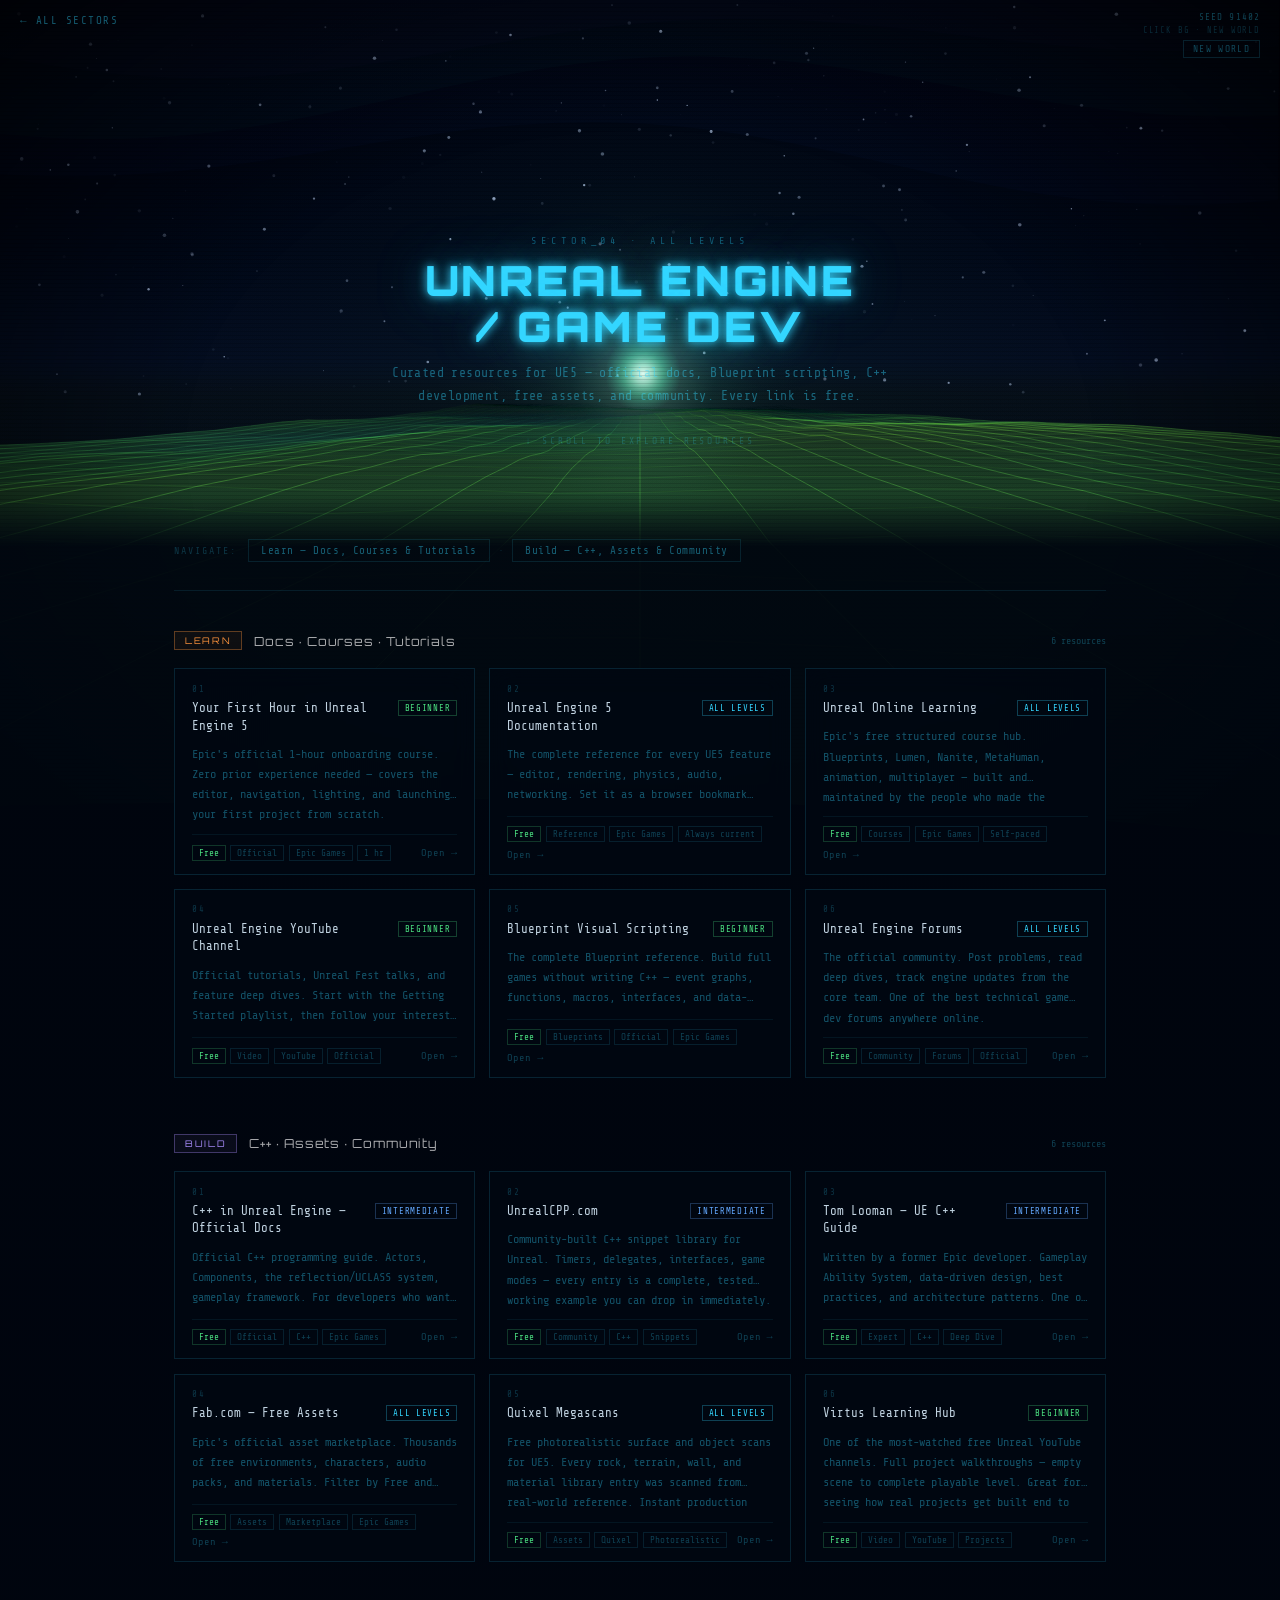
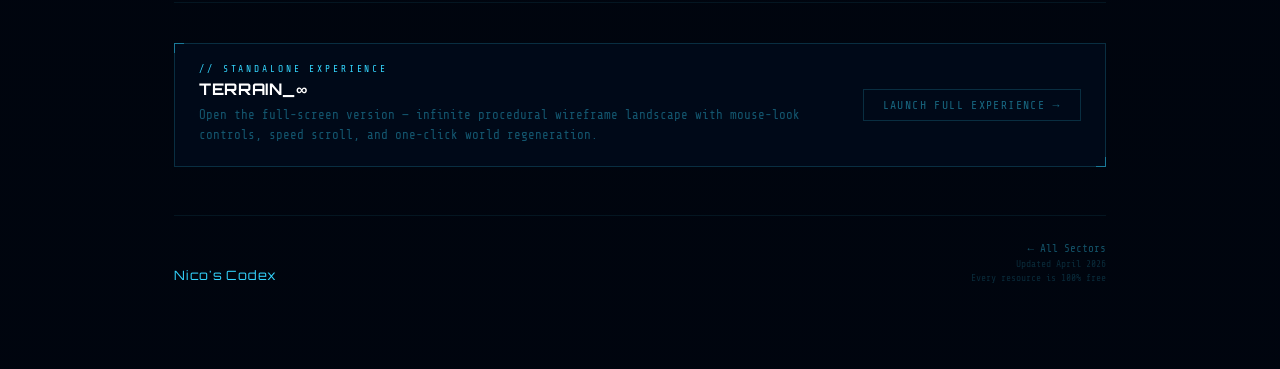
<file: unreal.html>
<!DOCTYPE html>
<html lang="en">
<head>
<meta charset="UTF-8">
<meta name="viewport" content="width=device-width, initial-scale=1.0">
<title>Unreal Engine / Game Dev — Nico's Codex</title>
<meta name="description" content="Curated Unreal Engine and game dev resources inside a live interactive landscape. Free. No paywalls.">
<link rel="preconnect" href="https://fonts.googleapis.com">
<link rel="preconnect" href="https://fonts.gstatic.com" crossorigin>
<link href="https://fonts.googleapis.com/css2?family=Orbitron:wght@400;700;900&family=Share+Tech+Mono&display=swap" rel="stylesheet">
<style>
*, *::before, *::after { box-sizing: border-box; margin: 0; padding: 0; }
html { scroll-behavior: smooth; }
a { color: inherit; text-decoration: none; }
button { cursor: pointer; background: none; border: none; font: inherit; color: inherit; }

:root {
  --cyan:    #33d6ff;
  --cyan-d:  #1a7a99;
  --cyan-g:  rgba(51,214,255,0.35);
  --cyan-s:  rgba(51,214,255,0.10);
  --orange:  #fb923c;
  --purple:  #a78bfa;
  --glass:   rgba(0,7,18,0.88);
  --gb:      rgba(51,214,255,0.14);
  --mono:    'Share Tech Mono', monospace;
}

html, body {
  min-height: 100%;
  background: #000;
  color: var(--cyan);
  font-family: var(--mono);
  overflow-x: hidden;
}

/* ── FIXED TERRAIN BACKDROP ─────────────────────────────────── */
canvas {
  display: block; position: fixed; inset: 0; z-index: 1;
  opacity: 0; transition: opacity 1.4s ease;
}
canvas.show { opacity: 1; }

.scanlines {
  position: fixed; inset: 0; z-index: 8; pointer-events: none;
  background: repeating-linear-gradient(
    to bottom, transparent 0px, transparent 3px,
    rgba(0,0,0,0.13) 3px, rgba(0,0,0,0.13) 4px
  );
}
.vignette {
  position: fixed; inset: 0; z-index: 9; pointer-events: none;
  background: radial-gradient(ellipse at center, transparent 50%, rgba(0,0,0,0.78) 100%);
}

/* ── FIXED HUD CHROME ────────────────────────────────────────── */
.back-link {
  position: fixed; top: 0.9rem; left: 1.25rem; z-index: 40;
  font-size: 0.68rem; letter-spacing: 0.14em; text-transform: uppercase;
  color: rgba(51,214,255,0.42); transition: color 0.15s;
}
.back-link:hover { color: var(--cyan); }

.t-ctrl {
  position: fixed; top: 0.75rem; right: 1.25rem; z-index: 40;
  display: flex; flex-direction: column; align-items: flex-end; gap: 0.18rem;
}
.t-seed { font-size: 0.58rem; letter-spacing: 0.12em; color: rgba(51,214,255,0.3); }
.t-hint { font-size: 0.54rem; letter-spacing: 0.1em; color: rgba(51,214,255,0.18); text-transform: uppercase; }
.t-new-btn {
  font-size: 0.6rem; letter-spacing: 0.14em; text-transform: uppercase;
  color: rgba(51,214,255,0.32); padding: 3px 9px; margin-top: 0.15rem;
  border: 1px solid rgba(51,214,255,0.14);
  transition: color 0.15s, border-color 0.15s;
}
.t-new-btn:hover { color: var(--cyan); border-color: rgba(51,214,255,0.5); }

.flash {
  position: fixed; inset: 0; z-index: 19; pointer-events: none;
  opacity: 0; background: rgba(51,214,255,0.04);
}

/* ── SCROLLABLE CONTENT LAYER ────────────────────────────────── */
.content { position: relative; z-index: 20; }

/* ── HERO ZONE — transparent, terrain shows through ─────────── */
.hero-zone {
  min-height: 55vh;
  display: flex; flex-direction: column;
  align-items: center; justify-content: flex-end;
  padding: 0 1.5rem 3rem;
  text-align: center;
}

.sector-label {
  font-size: 0.64rem; letter-spacing: 0.38em;
  color: rgba(51,214,255,0.38); text-transform: uppercase;
  margin-bottom: 0.75rem;
}

.hero-title {
  font-family: 'Orbitron', sans-serif; font-weight: 900;
  font-size: clamp(1.5rem, 4.5vw, 2.6rem);
  letter-spacing: 0.07em; text-transform: uppercase;
  color: var(--cyan);
  text-shadow:
    0 0 10px var(--cyan),
    0 0 28px var(--cyan-g),
    0 0 55px var(--cyan-g);
  margin-bottom: 0.8rem; line-height: 1.1;
}

.hero-sub {
  font-size: 0.82rem; color: rgba(51,214,255,0.42);
  max-width: 520px; line-height: 1.75; letter-spacing: 0.03em;
  margin-bottom: 1.75rem;
}

.scroll-hint {
  font-size: 0.6rem; letter-spacing: 0.3em;
  color: rgba(51,214,255,0.22); text-transform: uppercase;
  animation: breathe 2.8s ease-in-out infinite;
}
@keyframes breathe {
  0%, 100% { opacity: 0.35; transform: translateY(0); }
  50%       { opacity: 1;    transform: translateY(3px); }
}

/* ── RESOURCES PANEL ─────────────────────────────────────────── */
.resources-area {
  background: linear-gradient(
    to bottom,
    rgba(0,5,15,0)   0%,
    rgba(0,5,15,0.93) 3.5%,
    rgba(0,5,15,0.96) 100%
  );
  padding: 2.75rem 0 4rem;
}

.resources-inner {
  max-width: 980px; margin: 0 auto; padding: 0 1.5rem;
}

/* ── JUMP NAV ────────────────────────────────────────────────── */
.jump-nav {
  display: flex; align-items: center; gap: 0.5rem;
  padding: 0 0 1.75rem; border-bottom: 1px solid rgba(51,214,255,0.1);
  flex-wrap: wrap;
}
.jnav-label {
  font-size: 0.62rem; letter-spacing: 0.2em;
  color: rgba(51,214,255,0.22); text-transform: uppercase;
  margin-right: 0.2rem;
}
.jnav-btn {
  font-size: 0.68rem; letter-spacing: 0.05em;
  color: rgba(51,214,255,0.42); padding: 4px 12px;
  border: 1px solid rgba(51,214,255,0.12);
  transition: color 0.15s, border-color 0.15s, background 0.15s;
}
.jnav-btn:hover { color: var(--cyan); border-color: rgba(51,214,255,0.48); background: var(--cyan-s); }
.jnav-sep { color: rgba(51,214,255,0.15); font-size: 0.7rem; }

/* ── SECTION HEADER ──────────────────────────────────────────── */
.section-head {
  display: flex; align-items: center; gap: 0.75rem;
  padding: 2.5rem 0 1.15rem; flex-wrap: wrap;
}
.sec-pill {
  font-family: 'Orbitron', sans-serif;
  font-size: 0.57rem; letter-spacing: 0.18em;
  text-transform: uppercase; padding: 3px 10px;
  border: 1px solid; white-space: nowrap;
}
.pill-learn { color: var(--orange); border-color: rgba(251,146,60,0.35); background: rgba(251,146,60,0.05); }
.pill-build { color: var(--purple); border-color: rgba(167,139,250,0.35); background: rgba(167,139,250,0.05); }
.sec-title { font-family: 'Orbitron', sans-serif; font-size: 0.78rem; color: rgba(255,255,255,0.65); letter-spacing: 0.07em; flex: 1; }
.sec-count { font-size: 0.63rem; color: rgba(51,214,255,0.28); white-space: nowrap; }

/* ── CARD GRID ───────────────────────────────────────────────── */
.card-grid {
  display: grid;
  grid-template-columns: repeat(3,1fr);
  gap: 0.9rem;
  margin-bottom: 1rem;
}

/* ── RESOURCE CARD ───────────────────────────────────────────── */
.r-card {
  display: flex; flex-direction: column;
  background: var(--glass);
  border: 1px solid var(--gb);
  backdrop-filter: blur(12px);
  -webkit-backdrop-filter: blur(12px);
  padding: 0.9rem 1.05rem 0.82rem;
  position: relative; overflow: hidden;
  opacity: 0; animation: cardReveal 0.4s ease forwards;
  transition: border-color 0.2s, transform 0.2s, background 0.2s;
}

/* Corner brackets */
.r-card::before, .r-card::after {
  content: '';
  position: absolute;
  width: 8px; height: 8px;
  border-style: solid;
  border-color: var(--cyan-d);
  opacity: 0.55;
  transition: opacity 0.2s, border-color 0.2s;
}
.r-card::before { top: -1px; left: -1px; border-width: 1.5px 0 0 1.5px; }
.r-card::after  { bottom: -1px; right: -1px; border-width: 0 1.5px 1.5px 0; }

.r-card:hover {
  border-color: rgba(51,214,255,0.48);
  background: rgba(0,12,30,0.94);
  transform: translateY(-3px);
}
.r-card:hover::before, .r-card:hover::after { opacity: 1; border-color: var(--cyan); }

/* Bottom scan line on hover */
.r-card .scan {
  position: absolute; left: 0; right: 0; bottom: 0; height: 1px;
  background: linear-gradient(90deg, transparent, var(--cyan-d), transparent);
  opacity: 0; transition: opacity 0.2s;
}
.r-card:hover .scan { opacity: 0.7; }

@keyframes cardReveal {
  from { opacity: 0; transform: translateY(14px); }
  to   { opacity: 1; transform: translateY(0); }
}

.card-step { font-size: 0.57rem; letter-spacing: 0.2em; color: rgba(51,214,255,0.22); margin-bottom: 0.4rem; display: block; }
.card-top  { display: flex; align-items: flex-start; justify-content: space-between; gap: 0.5rem; margin-bottom: 0.55rem; }
.card-title { font-size: 0.78rem; color: rgba(220,240,255,0.88); line-height: 1.4; flex: 1; }

.badge { font-size: 0.56rem; letter-spacing: 0.08em; padding: 2px 6px; border: 1px solid; text-transform: uppercase; white-space: nowrap; flex-shrink: 0; }
.badge-beginner     { color: #4ade80; border-color: rgba(74,222,128,0.28); }
.badge-intermediate { color: #60a5fa; border-color: rgba(96,165,250,0.28); }
.badge-advanced     { color: #f472b6; border-color: rgba(244,114,182,0.28); }
.badge-all          { color: var(--cyan); border-color: rgba(51,214,255,0.28); }

.card-desc {
  font-size: 0.75rem; color: rgba(51,214,255,0.36); line-height: 1.68;
  flex: 1; margin-bottom: 0.72rem;
  display: -webkit-box; -webkit-line-clamp: 3; -webkit-box-orient: vertical; overflow: hidden;
}

.card-meta-row {
  display: flex; align-items: center; justify-content: space-between;
  gap: 0.4rem; padding-top: 0.58rem;
  border-top: 1px solid rgba(51,214,255,0.07);
  margin-top: auto; flex-wrap: wrap;
}
.meta-chips { display: flex; flex-wrap: wrap; gap: 0.28rem; }
.chip { font-size: 0.58rem; padding: 2px 6px; border: 1px solid rgba(51,214,255,0.12); color: rgba(51,214,255,0.28); white-space: nowrap; }
.chip-free { color: #4ade80; border-color: rgba(74,222,128,0.22); }
.card-open { font-size: 0.64rem; color: rgba(51,214,255,0.28); white-space: nowrap; transition: color 0.15s; flex-shrink: 0; }
.r-card:hover .card-open { color: var(--cyan); }

/* ── DEMO BANNER ─────────────────────────────────────────────── */
.sec-divider { border: none; border-top: 1px solid rgba(51,214,255,0.08); margin: 2.5rem 0 0; }

.demo-banner {
  display: flex; align-items: center; justify-content: space-between;
  gap: 1.5rem; flex-wrap: wrap;
  padding: 1.25rem 1.5rem; margin-top: 2.5rem;
  background: rgba(0,10,25,0.92);
  border: 1px solid rgba(51,214,255,0.18);
  backdrop-filter: blur(14px);
  position: relative;
}
.demo-banner::before, .demo-banner::after {
  content: '';
  position: absolute;
  width: 10px; height: 10px;
  border-color: var(--cyan-d); border-style: solid;
}
.demo-banner::before { top: -1px; left: -1px; border-width: 1.5px 0 0 1.5px; }
.demo-banner::after  { bottom: -1px; right: -1px; border-width: 0 1.5px 1.5px 0; }

.demo-left { flex: 1; min-width: 0; }
.demo-tag  { font-size: 0.6rem; letter-spacing: 0.3em; color: var(--cyan); text-transform: uppercase; margin-bottom: 0.3rem; }
.demo-title { font-family: 'Orbitron', sans-serif; font-size: 1rem; color: #fff; font-weight: 700; margin-bottom: 0.35rem; letter-spacing: 0.04em; }
.demo-desc { font-size: 0.78rem; color: rgba(51,214,255,0.38); line-height: 1.65; }
.demo-link {
  font-size: 0.72rem; letter-spacing: 0.12em; text-transform: uppercase;
  color: rgba(51,214,255,0.45); padding: 0.55rem 1.2rem;
  border: 1px solid rgba(51,214,255,0.18); white-space: nowrap;
  transition: color 0.15s, border-color 0.15s, background 0.15s; flex-shrink: 0;
}
.demo-link:hover { color: var(--cyan); border-color: var(--cyan); background: rgba(51,214,255,0.05); }

/* ── FOOTER ──────────────────────────────────────────────────── */
.site-footer {
  margin-top: 3rem; padding: 1.4rem 0;
  border-top: 1px solid rgba(51,214,255,0.08);
  display: flex; align-items: flex-end; justify-content: space-between;
  flex-wrap: wrap; gap: 0.75rem;
}
.footer-brand { font-family: 'Orbitron', sans-serif; font-size: 0.8rem; color: var(--cyan); letter-spacing: 0.06em; }
.footer-right { display: flex; flex-direction: column; align-items: flex-end; gap: 0.2rem; }
.footer-nav a { font-size: 0.68rem; color: rgba(51,214,255,0.38); transition: color 0.12s; }
.footer-nav a:hover { color: var(--cyan); }
.footer-date { font-size: 0.6rem; color: rgba(51,214,255,0.18); }
.footer-tag  { font-size: 0.6rem; color: rgba(51,214,255,0.18); }

/* ── RESPONSIVE ──────────────────────────────────────────────── */
@media (max-width: 600px) {
  .resources-inner { padding: 0 1rem; }
  .card-grid { grid-template-columns: 1fr; }
  .hero-zone { min-height: 42vh; padding-bottom: 2.25rem; }
  .demo-banner { flex-direction: column; align-items: flex-start; }
  .back-link, .t-ctrl { display: none; }
  .hero-zone::before {
    content: '← All Sectors';
    position: fixed; top: 0.9rem; left: 1rem; z-index: 40;
    font-size: 0.64rem; letter-spacing: 0.1em; text-transform: uppercase;
    color: rgba(51,214,255,0.42);
  }
}
@media (min-width: 601px) and (max-width: 860px) {
  .card-grid { grid-template-columns: repeat(2,1fr); }
}
</style>
</head>
<body>

<canvas id="c"></canvas>
<div class="scanlines"></div>
<div class="vignette"></div>
<div class="flash" id="flash"></div>

<a href="./" class="back-link">← All Sectors</a>

<div class="t-ctrl">
  <span class="t-seed" id="t-seed">SEED /////</span>
  <span class="t-hint">click bg · new world</span>
  <button class="t-new-btn" id="t-new-btn">New World</button>
</div>

<div class="content">

  <!-- Hero — terrain visible through this -->
  <section class="hero-zone">
    <p class="sector-label">Sector_04 · All Levels</p>
    <h1 class="hero-title">Unreal Engine<br>/ Game Dev</h1>
    <p class="hero-sub">Curated resources for UE5 — official docs, Blueprint scripting, C++ development, free assets, and community. Every link is free.</p>
    <p class="scroll-hint">↓ scroll to explore resources</p>
  </section>

  <!-- Resources panel -->
  <div class="resources-area">
    <div class="resources-inner">

      <!-- Jump nav -->
      <nav class="jump-nav" aria-label="Jump to section">
        <span class="jnav-label">Navigate:</span>
        <a href="#sec-learn" class="jnav-btn">Learn — Docs, Courses &amp; Tutorials</a>
        <span class="jnav-sep">·</span>
        <a href="#sec-build" class="jnav-btn">Build — C++, Assets &amp; Community</a>
      </nav>

      <!-- ── SECTION: LEARN ───────────────────────────────────── -->
      <div id="sec-learn">
        <div class="section-head">
          <span class="sec-pill pill-learn">Learn</span>
          <span class="sec-title">Docs · Courses · Tutorials</span>
          <span class="sec-count">6 resources</span>
        </div>
        <div class="card-grid">

          <a href="https://dev.epicgames.com/community/learning/courses/ZpX/your-first-hour-in-unreal-engine-5"
             target="_blank" rel="noopener" class="r-card" style="animation-delay:0ms">
            <div class="scan"></div>
            <span class="card-step">01</span>
            <div class="card-top">
              <span class="card-title">Your First Hour in Unreal Engine 5</span>
              <span class="badge badge-beginner">Beginner</span>
            </div>
            <p class="card-desc">Epic's official 1-hour onboarding course. Zero prior experience needed — covers the editor, navigation, lighting, and launching your first project from scratch.</p>
            <div class="card-meta-row">
              <div class="meta-chips">
                <span class="chip chip-free">Free</span>
                <span class="chip">Official</span>
                <span class="chip">Epic Games</span>
                <span class="chip">1 hr</span>
              </div>
              <span class="card-open">Open →</span>
            </div>
          </a>

          <a href="https://docs.unrealengine.com/5.3/en-US/"
             target="_blank" rel="noopener" class="r-card" style="animation-delay:80ms">
            <div class="scan"></div>
            <span class="card-step">02</span>
            <div class="card-top">
              <span class="card-title">Unreal Engine 5 Documentation</span>
              <span class="badge badge-all">All Levels</span>
            </div>
            <p class="card-desc">The complete reference for every UE5 feature — editor, rendering, physics, audio, networking. Set it as a browser bookmark before you need it.</p>
            <div class="card-meta-row">
              <div class="meta-chips">
                <span class="chip chip-free">Free</span>
                <span class="chip">Reference</span>
                <span class="chip">Epic Games</span>
                <span class="chip">Always current</span>
              </div>
              <span class="card-open">Open →</span>
            </div>
          </a>

          <a href="https://dev.epicgames.com/community/learning"
             target="_blank" rel="noopener" class="r-card" style="animation-delay:160ms">
            <div class="scan"></div>
            <span class="card-step">03</span>
            <div class="card-top">
              <span class="card-title">Unreal Online Learning</span>
              <span class="badge badge-all">All Levels</span>
            </div>
            <p class="card-desc">Epic's free structured course hub. Blueprints, Lumen, Nanite, MetaHuman, animation, multiplayer — built and maintained by the people who made the engine.</p>
            <div class="card-meta-row">
              <div class="meta-chips">
                <span class="chip chip-free">Free</span>
                <span class="chip">Courses</span>
                <span class="chip">Epic Games</span>
                <span class="chip">Self-paced</span>
              </div>
              <span class="card-open">Open →</span>
            </div>
          </a>

          <a href="https://www.youtube.com/@UnrealEngine"
             target="_blank" rel="noopener" class="r-card" style="animation-delay:240ms">
            <div class="scan"></div>
            <span class="card-step">04</span>
            <div class="card-top">
              <span class="card-title">Unreal Engine YouTube Channel</span>
              <span class="badge badge-beginner">Beginner</span>
            </div>
            <p class="card-desc">Official tutorials, Unreal Fest talks, and feature deep dives. Start with the Getting Started playlist, then follow your interest into rendering, gameplay, or tools.</p>
            <div class="card-meta-row">
              <div class="meta-chips">
                <span class="chip chip-free">Free</span>
                <span class="chip">Video</span>
                <span class="chip">YouTube</span>
                <span class="chip">Official</span>
              </div>
              <span class="card-open">Open →</span>
            </div>
          </a>

          <a href="https://docs.unrealengine.com/5.3/en-US/blueprints-visual-scripting-in-unreal-engine/"
             target="_blank" rel="noopener" class="r-card" style="animation-delay:320ms">
            <div class="scan"></div>
            <span class="card-step">05</span>
            <div class="card-top">
              <span class="card-title">Blueprint Visual Scripting</span>
              <span class="badge badge-beginner">Beginner</span>
            </div>
            <p class="card-desc">The complete Blueprint reference. Build full games without writing C++ — event graphs, functions, macros, interfaces, and data-driven design patterns.</p>
            <div class="card-meta-row">
              <div class="meta-chips">
                <span class="chip chip-free">Free</span>
                <span class="chip">Blueprints</span>
                <span class="chip">Official</span>
                <span class="chip">Epic Games</span>
              </div>
              <span class="card-open">Open →</span>
            </div>
          </a>

          <a href="https://forums.unrealengine.com/"
             target="_blank" rel="noopener" class="r-card" style="animation-delay:400ms">
            <div class="scan"></div>
            <span class="card-step">06</span>
            <div class="card-top">
              <span class="card-title">Unreal Engine Forums</span>
              <span class="badge badge-all">All Levels</span>
            </div>
            <p class="card-desc">The official community. Post problems, read deep dives, track engine updates from the core team. One of the best technical game dev forums anywhere online.</p>
            <div class="card-meta-row">
              <div class="meta-chips">
                <span class="chip chip-free">Free</span>
                <span class="chip">Community</span>
                <span class="chip">Forums</span>
                <span class="chip">Official</span>
              </div>
              <span class="card-open">Open →</span>
            </div>
          </a>

        </div>
      </div><!-- /sec-learn -->

      <!-- ── SECTION: BUILD ───────────────────────────────────── -->
      <div id="sec-build">
        <div class="section-head">
          <span class="sec-pill pill-build">Build</span>
          <span class="sec-title">C++ · Assets · Community</span>
          <span class="sec-count">6 resources</span>
        </div>
        <div class="card-grid">

          <a href="https://docs.unrealengine.com/5.3/en-US/programming-with-cplusplus-in-unreal-engine/"
             target="_blank" rel="noopener" class="r-card" style="animation-delay:0ms">
            <div class="scan"></div>
            <span class="card-step">01</span>
            <div class="card-top">
              <span class="card-title">C++ in Unreal Engine — Official Docs</span>
              <span class="badge badge-intermediate">Intermediate</span>
            </div>
            <p class="card-desc">Official C++ programming guide. Actors, Components, the reflection/UCLASS system, gameplay framework. For developers who want direct control of the engine.</p>
            <div class="card-meta-row">
              <div class="meta-chips">
                <span class="chip chip-free">Free</span>
                <span class="chip">Official</span>
                <span class="chip">C++</span>
                <span class="chip">Epic Games</span>
              </div>
              <span class="card-open">Open →</span>
            </div>
          </a>

          <a href="https://unrealcpp.com/"
             target="_blank" rel="noopener" class="r-card" style="animation-delay:80ms">
            <div class="scan"></div>
            <span class="card-step">02</span>
            <div class="card-top">
              <span class="card-title">UnrealCPP.com</span>
              <span class="badge badge-intermediate">Intermediate</span>
            </div>
            <p class="card-desc">Community-built C++ snippet library for Unreal. Timers, delegates, interfaces, game modes — every entry is a complete, tested working example you can drop in immediately.</p>
            <div class="card-meta-row">
              <div class="meta-chips">
                <span class="chip chip-free">Free</span>
                <span class="chip">Community</span>
                <span class="chip">C++</span>
                <span class="chip">Snippets</span>
              </div>
              <span class="card-open">Open →</span>
            </div>
          </a>

          <a href="https://www.tomlooman.com/unreal-engine-cpp-guide/"
             target="_blank" rel="noopener" class="r-card" style="animation-delay:160ms">
            <div class="scan"></div>
            <span class="card-step">03</span>
            <div class="card-top">
              <span class="card-title">Tom Looman — UE C++ Guide</span>
              <span class="badge badge-intermediate">Intermediate</span>
            </div>
            <p class="card-desc">Written by a former Epic developer. Gameplay Ability System, data-driven design, best practices, and architecture patterns. One of the best non-official UE resources anywhere.</p>
            <div class="card-meta-row">
              <div class="meta-chips">
                <span class="chip chip-free">Free</span>
                <span class="chip">Expert</span>
                <span class="chip">C++</span>
                <span class="chip">Deep Dive</span>
              </div>
              <span class="card-open">Open →</span>
            </div>
          </a>

          <a href="https://www.fab.com/"
             target="_blank" rel="noopener" class="r-card" style="animation-delay:240ms">
            <div class="scan"></div>
            <span class="card-step">04</span>
            <div class="card-top">
              <span class="card-title">Fab.com — Free Assets</span>
              <span class="badge badge-all">All Levels</span>
            </div>
            <p class="card-desc">Epic's official asset marketplace. Thousands of free environments, characters, audio packs, and materials. Filter by Free and start building without touching your budget.</p>
            <div class="card-meta-row">
              <div class="meta-chips">
                <span class="chip chip-free">Free</span>
                <span class="chip">Assets</span>
                <span class="chip">Marketplace</span>
                <span class="chip">Epic Games</span>
              </div>
              <span class="card-open">Open →</span>
            </div>
          </a>

          <a href="https://quixel.com/megascans/home"
             target="_blank" rel="noopener" class="r-card" style="animation-delay:320ms">
            <div class="scan"></div>
            <span class="card-step">05</span>
            <div class="card-top">
              <span class="card-title">Quixel Megascans</span>
              <span class="badge badge-all">All Levels</span>
            </div>
            <p class="card-desc">Free photorealistic surface and object scans for UE5. Every rock, terrain, wall, and material library entry was scanned from real-world reference. Instant production quality.</p>
            <div class="card-meta-row">
              <div class="meta-chips">
                <span class="chip chip-free">Free</span>
                <span class="chip">Assets</span>
                <span class="chip">Quixel</span>
                <span class="chip">Photorealistic</span>
              </div>
              <span class="card-open">Open →</span>
            </div>
          </a>

          <a href="https://www.youtube.com/@VirtusEdu"
             target="_blank" rel="noopener" class="r-card" style="animation-delay:400ms">
            <div class="scan"></div>
            <span class="card-step">06</span>
            <div class="card-top">
              <span class="card-title">Virtus Learning Hub</span>
              <span class="badge badge-beginner">Beginner</span>
            </div>
            <p class="card-desc">One of the most-watched free Unreal YouTube channels. Full project walkthroughs — empty scene to complete playable level. Great for seeing how real projects get built end to end.</p>
            <div class="card-meta-row">
              <div class="meta-chips">
                <span class="chip chip-free">Free</span>
                <span class="chip">Video</span>
                <span class="chip">YouTube</span>
                <span class="chip">Projects</span>
              </div>
              <span class="card-open">Open →</span>
            </div>
          </a>

        </div>
      </div><!-- /sec-build -->

      <hr class="sec-divider">

      <!-- Demo banner -->
      <div class="demo-banner">
        <div class="demo-left">
          <p class="demo-tag">// Standalone Experience</p>
          <p class="demo-title">TERRAIN_∞</p>
          <p class="demo-desc">Open the full-screen version — infinite procedural wireframe landscape with mouse-look controls, speed scroll, and one-click world regeneration.</p>
        </div>
        <a href="landscape.html" class="demo-link">Launch Full Experience →</a>
      </div>

      <footer class="site-footer">
        <span class="footer-brand">Nico's Codex</span>
        <div class="footer-right">
          <nav class="footer-nav"><a href="./">← All Sectors</a></nav>
          <span class="footer-date">Updated April 2026</span>
          <span class="footer-tag">Every resource is 100% free</span>
        </div>
      </footer>

    </div>
  </div>
</div><!-- /content -->

<script>
(function () {
'use strict';

/* ── CANVAS / DOM ─────────────────────────────────────────────── */
const cv      = document.getElementById('c');
const ctx     = cv.getContext('2d');
const seedEl  = document.getElementById('t-seed');
const flashEl = document.getElementById('flash');
const newBtn  = document.getElementById('t-new-btn');

let W, H, HX, HY;
function resize() {
  W  = cv.width  = window.innerWidth;
  H  = cv.height = window.innerHeight;
  HX = W / 2;
  HY = Math.round(H * 0.44);
}

/* ── TERRAIN CONFIG ───────────────────────────────────────────── */
const COLS  = 32;
const ROWS  = 80;
const CELL  = 80;
const CAM_H = 180;
const FOV   = 570;
const NEAR  = 52;
const H_SC  = 175;
const FOG_N = 1500;
const FOG_F = 5800;

/* ── STATE ────────────────────────────────────────────────────── */
let seed      = 0;
let scrollZ   = 0;
let speed     = 0.6;
let tYaw      = 0, tPitch = 0;
let yaw       = 0, pitch  = 0;
let stars     = [];
let hCache    = {};
let particles = [];
let time      = 0;

/* ── NOISE ────────────────────────────────────────────────────── */
function h21(x, y) {
  const n = Math.sin(x * 127.1 + y * 311.7 + seed * 0.41) * 43758.5453;
  return n - Math.floor(n);
}
const smooth = t => t * t * (3 - 2 * t);
const mix    = (a, b, t) => a + (b - a) * t;

function vnoise(x, y) {
  const ix = Math.floor(x), iy = Math.floor(y);
  const ux = smooth(x - ix), uy = smooth(y - iy);
  return mix(
    mix(h21(ix,iy),   h21(ix+1,iy),   ux),
    mix(h21(ix,iy+1), h21(ix+1,iy+1), ux),
    uy
  );
}
function fbm(x, y) {
  let v = 0, a = 0.5, f = 1;
  for (let i = 0; i < 6; i++) { v += vnoise(x*f, y*f)*a; a*=.5; f*=2.07; }
  return Math.min(1, v * 1.03);
}

/* ── HEIGHT CACHE ─────────────────────────────────────────────── */
function getRow(wr) {
  if (hCache[wr]) return hCache[wr];
  const row = new Float32Array(COLS + 1);
  const FQ  = 0.046;
  for (let c = 0; c <= COLS; c++) row[c] = fbm(c * FQ, wr * FQ * 0.62);
  hCache[wr] = row;
  delete hCache[wr - ROWS - 10];
  return row;
}

/* ── STARS ────────────────────────────────────────────────────── */
function buildStars() {
  stars = [];
  for (let i = 0; i < 260; i++) {
    stars.push({
      nx: Math.random(), ny: Math.random() * 0.44,
      r:  Math.random() * 1.6  + 0.22,
      br: Math.random() * 0.52 + 0.25,
      ph: Math.random() * 6.28,
      twinkleSpeed: Math.random() * 0.8 + 0.4
    });
  }
}

/* ── PARTICLES ────────────────────────────────────────────────── */
function spawnParticle(sx, sy) {
  if (particles.length > 55) return;
  particles.push({
    x: sx + (Math.random() - 0.5) * 12,
    y: sy,
    vx: (Math.random() - 0.5) * 0.4,
    vy: -(Math.random() * 0.6 + 0.2),
    life: 1.0,
    decay: Math.random() * 0.008 + 0.005,
    r: Math.random() * 2 + 1
  });
}

/* ── PROJECTION ───────────────────────────────────────────────── */
function project(wx, wy, wz) {
  const cY = Math.cos(yaw), sY = Math.sin(yaw);
  const cP = Math.cos(pitch), sP = Math.sin(pitch);
  const rx  =  wx * cY - wz * sY;
  const rz1 =  wx * sY + wz * cY;
  const ry  =  wy * cP - rz1 * sP;
  const rz  =  wy * sP + rz1 * cP;
  if (rz <= NEAR) return null;
  const s = FOV / rz;
  return { sx: HX + rx*s, sy: HY + ry*s, z: rz };
}

/* ── COLOUR ───────────────────────────────────────────────────── */
function tColor(h, depth, alpha) {
  let r, g, b;
  if (h < 0.20) {
    const t = h / 0.20;
    r = Math.round(mix(12, 20,  t));
    g = Math.round(mix(20, 120, t));
    b = Math.round(mix(80, 210, t));
  } else if (h < 0.48) {
    const t = (h - 0.20) / 0.28;
    r = Math.round(mix(20,  100, t));
    g = Math.round(mix(120, 255, t));
    b = Math.round(mix(210, 100, t));
  } else if (h < 0.76) {
    const t = (h - 0.48) / 0.28;
    r = Math.round(mix(100, 184, t));
    g = 255;
    b = Math.round(mix(100, 55,  t));
  } else {
    const t = (h - 0.76) / 0.24;
    r = Math.round(mix(184, 240, t));
    g = Math.round(mix(245, 255, t));
    b = Math.round(mix(55,  220, t));
  }
  r = Math.round(r * depth + 2  * (1-depth));
  g = Math.round(g * depth + 8  * (1-depth));
  b = Math.round(b * depth + 22 * (1-depth));
  return `rgba(${r},${g},${b},${alpha})`;
}

/* ── SKY ──────────────────────────────────────────────────────── */
function drawSky() {
  const sky = ctx.createLinearGradient(0, 0, 0, H);
  sky.addColorStop(0,    '#00000c');
  sky.addColorStop(0.28, '#010818');
  sky.addColorStop(0.40, '#040d20');
  sky.addColorStop(0.44, '#060f1a');
  sky.addColorStop(1,    '#020c0e');
  ctx.fillStyle = sky;
  ctx.fillRect(0, 0, W, H);

  const aColors = [
    'rgba(80,40,180,0.032)',
    'rgba(30,160,130,0.028)',
    'rgba(60,80,220,0.025)',
  ];
  for (let b = 0; b < 3; b++) {
    const baseY = H * (0.04 + b * 0.07);
    ctx.beginPath();
    ctx.moveTo(0, baseY);
    for (let x = 0; x <= W; x += 18) {
      const y = baseY
        + Math.sin(x * 0.006 + time * (0.22 + b * 0.08)) * 28
        + Math.sin(x * 0.003 + time * 0.14 + b * 1.7)     * 18;
      ctx.lineTo(x, y);
    }
    ctx.lineTo(W, 0); ctx.lineTo(0, 0); ctx.closePath();
    ctx.fillStyle = aColors[b];
    ctx.fill();
  }

  for (const s of stars) {
    const pulse = 0.52 + 0.48 * Math.sin(time * s.twinkleSpeed + s.ph);
    ctx.beginPath();
    ctx.arc(s.nx * W, s.ny * H, s.r, 0, 6.2832);
    ctx.fillStyle = `rgba(200,220,255,${s.br * pulse})`;
    ctx.fill();
  }

  const sunX = HX + Math.sin(time * 0.012) * W * 0.08;
  const sunY = HY - 22;
  const sunR = 38;

  const corona = ctx.createRadialGradient(sunX, sunY, 0, sunX, sunY, W * 0.45);
  corona.addColorStop(0,   'rgba(130,255,200,0.11)');
  corona.addColorStop(0.12,'rgba(80,220,170,0.07)');
  corona.addColorStop(0.35,'rgba(40,180,130,0.03)');
  corona.addColorStop(1,   'rgba(0,0,0,0)');
  ctx.fillStyle = corona;
  ctx.fillRect(0, 0, W, H);

  const ring = ctx.createRadialGradient(sunX, sunY, sunR * 0.8, sunX, sunY, sunR * 4.5);
  ring.addColorStop(0,  'rgba(160,255,210,0.22)');
  ring.addColorStop(0.3,'rgba(100,240,180,0.08)');
  ring.addColorStop(1,  'rgba(0,0,0,0)');
  ctx.beginPath();
  ctx.arc(sunX, sunY, sunR * 4.5, 0, 6.2832);
  ctx.fillStyle = ring;
  ctx.fill();

  const orb = ctx.createRadialGradient(sunX, sunY, 0, sunX, sunY, sunR);
  orb.addColorStop(0,   `rgba(230,255,245,${0.92 + 0.08 * Math.sin(time * 0.4)})`);
  orb.addColorStop(0.25,'rgba(180,255,225,0.80)');
  orb.addColorStop(0.55,'rgba(100,245,190,0.45)');
  orb.addColorStop(1,   'rgba(40,180,140,0)');
  ctx.beginPath();
  ctx.arc(sunX, sunY, sunR, 0, 6.2832);
  ctx.fillStyle = orb;
  ctx.fill();
}

/* ── RENDER LOOP ──────────────────────────────────────────────── */
function render(ts) {
  time    = ts * 0.001;
  scrollZ += speed;
  yaw     += (tYaw   - yaw)   * 0.05;
  pitch   += (tPitch - pitch) * 0.05;

  ctx.clearRect(0, 0, W, H);
  drawSky();

  const scrollRow = Math.floor(scrollZ / CELL);
  const subOff    = scrollZ % CELL;
  const offX      = -(COLS * CELL) / 2;

  const verts = [];
  for (let r = 0; r <= ROWS; r++) {
    verts[r] = [];
    const wr  = scrollRow + r;
    const rh  = getRow(wr);
    const wz  = r * CELL - subOff + NEAR;
    for (let c = 0; c <= COLS; c++) {
      const wx = offX + c * CELL;
      const h  = rh[c];
      const p  = project(wx, CAM_H - h * H_SC, wz);
      verts[r][c] = p ? { sx: p.sx, sy: p.sy, z: p.z, h } : null;
    }
  }

  for (let r = ROWS - 1; r >= 0; r--) {
    const wz    = r * CELL - subOff + NEAR;
    if (wz <= 0) continue;
    const fog   = Math.max(0, Math.min(1, (wz - FOG_N) / (FOG_F - FOG_N)));
    const depth = 1 - fog;
    if (depth < 0.01) continue;

    if (depth > 0.06) {
      for (let c = 0; c < COLS; c++) {
        const p00 = verts[r][c],     p10 = verts[r][c+1];
        const p01 = verts[r+1]?.[c], p11 = verts[r+1]?.[c+1];
        if (!p00 || !p10 || !p01 || !p11) continue;
        const h = (p00.h + p10.h + p01.h + p11.h) * 0.25;
        ctx.beginPath();
        ctx.moveTo(p00.sx, p00.sy); ctx.lineTo(p10.sx, p10.sy);
        ctx.lineTo(p11.sx, p11.sy); ctx.lineTo(p01.sx, p01.sy);
        ctx.closePath();
        ctx.fillStyle = tColor(h, depth, depth * 0.19);
        ctx.fill();
      }
    }

    for (let c = 0; c <= COLS; c++) {
      const p0 = verts[r][c], p1 = verts[r+1]?.[c];
      if (!p0 || !p1) continue;
      ctx.beginPath();
      ctx.moveTo(p0.sx, p0.sy); ctx.lineTo(p1.sx, p1.sy);
      ctx.strokeStyle = tColor(p0.h, depth, depth * (0.2 + p0.h * 0.5));
      ctx.lineWidth   = Math.max(0.25, (0.28 + p0.h * 0.72) * depth);
      ctx.stroke();
    }

    for (let c = 0; c < COLS; c++) {
      const p0 = verts[r][c], p1 = verts[r][c+1];
      if (!p0 || !p1) continue;
      const h = (p0.h + p1.h) * 0.5;
      ctx.beginPath();
      ctx.moveTo(p0.sx, p0.sy); ctx.lineTo(p1.sx, p1.sy);
      ctx.strokeStyle = tColor(h, depth, depth * (0.10 + h * 0.25));
      ctx.lineWidth   = Math.max(0.2, (0.2 + h * 0.5) * depth);
      ctx.stroke();
    }

    if (depth > 0.30) {
      for (let c = 0; c <= COLS; c += 2) {
        const p = verts[r][c];
        if (!p || p.h < 0.68) continue;
        const t  = (p.h - 0.68) / 0.32;
        const gR = 4 + p.h * 14;
        const ga = t * depth * 0.88;
        const gr = ctx.createRadialGradient(p.sx, p.sy, 0, p.sx, p.sy, gR);
        gr.addColorStop(0,   `rgba(184,245,60,${ga})`);
        gr.addColorStop(0.4, `rgba(80,240,180,${ga * 0.38})`);
        gr.addColorStop(1,   'rgba(0,0,0,0)');
        ctx.beginPath(); ctx.arc(p.sx, p.sy, gR, 0, 6.2832);
        ctx.fillStyle = gr; ctx.fill();
        if (depth > 0.55 && p.h > 0.78 && Math.random() < 0.012) spawnParticle(p.sx, p.sy);
      }
    }
  }

  for (let i = particles.length - 1; i >= 0; i--) {
    const p = particles[i];
    p.x += p.vx; p.y += p.vy;
    p.life -= p.decay;
    if (p.life <= 0) { particles.splice(i, 1); continue; }
    const pa = p.life * 0.7;
    ctx.beginPath();
    ctx.arc(p.x, p.y, p.r, 0, 6.2832);
    ctx.fillStyle = `rgba(184,245,60,${pa})`;
    ctx.fill();
    const pg = ctx.createRadialGradient(p.x, p.y, 0, p.x, p.y, p.r * 3);
    pg.addColorStop(0, `rgba(130,255,190,${pa * 0.45})`);
    pg.addColorStop(1, 'rgba(0,0,0,0)');
    ctx.beginPath(); ctx.arc(p.x, p.y, p.r * 3, 0, 6.2832);
    ctx.fillStyle = pg; ctx.fill();
  }

  const hFog = ctx.createLinearGradient(0, HY - 25, 0, HY + 100);
  hFog.addColorStop(0,   'rgba(0,0,0,0)');
  hFog.addColorStop(0.4, 'rgba(3,10,20,0.20)');
  hFog.addColorStop(1,   'rgba(0,0,0,0)');
  ctx.fillStyle = hFog;
  ctx.fillRect(0, HY - 25, W, 125);

  requestAnimationFrame(render);
}

/* ── NEW WORLD ────────────────────────────────────────────────── */
function newWorld() {
  seed      = (Math.random() * 99999) | 0;
  hCache    = {};
  particles = [];
  scrollZ   = 0;
  seedEl.textContent = 'SEED ' + seed.toString().padStart(5, '0');
  flashEl.style.transition = 'none';
  flashEl.style.opacity    = '1';
  requestAnimationFrame(() => {
    flashEl.style.transition = 'opacity 0.6s ease';
    flashEl.style.opacity    = '0';
  });
}

/* ── CARD HOVER: slight speed pulse ──────────────────────────── */
const cards = document.querySelectorAll('.r-card');
cards.forEach(card => {
  card.addEventListener('mouseenter', () => { speed = Math.min(speed * 1.6, 3.2); });
  card.addEventListener('mouseleave', () => { speed = 0.6; });
});

/* ── INIT ─────────────────────────────────────────────────────── */
resize();
buildStars();
newWorld();
requestAnimationFrame(render);
requestAnimationFrame(() => cv.classList.add('show'));

/* ── EVENTS ───────────────────────────────────────────────────── */
window.addEventListener('resize', resize);

window.addEventListener('mousemove', e => {
  tYaw   =  (e.clientX / W - 0.5) * 2 * 0.10;
  tPitch =  (e.clientY / H - 0.5) * 2 * 0.055;
});

window.addEventListener('click', e => {
  if (!e.target.closest('a') && !e.target.closest('button') && !e.target.closest('.r-card')) {
    newWorld();
  }
});

newBtn.addEventListener('click', () => newWorld());

window.addEventListener('wheel', e => {
  speed = Math.max(0.15, Math.min(8, speed + e.deltaY * 0.003));
}, { passive: true });

let lastT = null, tMoved = false;
window.addEventListener('touchstart', e => {
  lastT = { x: e.touches[0].clientX, y: e.touches[0].clientY };
  tMoved = false;
}, { passive: true });
window.addEventListener('touchmove', e => {
  if (!lastT) return;
  tMoved = true;
  const dx = (e.touches[0].clientX - lastT.x) / W;
  const dy = (e.touches[0].clientY - lastT.y) / H;
  tYaw   = Math.max(-0.18, Math.min(0.18, tYaw   + dx * 1.2));
  tPitch = Math.max(-0.09, Math.min(0.09, tPitch + dy * 0.7));
  lastT = { x: e.touches[0].clientX, y: e.touches[0].clientY };
}, { passive: true });
window.addEventListener('touchend', e => {
  if (!tMoved && !e.target.closest('a') && !e.target.closest('button')) newWorld();
  lastT = null;
});

}());
</script>
</body>
</html>
</file>
<file: style.css>
/* ===================================================
   Nico's Codex: AI — Design System v2
   =================================================== */

@import url('https://fonts.googleapis.com/css2?family=Cinzel:wght@400;600&display=swap');

/* === TOKENS === */
:root {
  --codex-bg:         #111113;
  --codex-nav-bg:     #0d1535;
  --codex-panel:      rgba(10, 20, 60, 0.88);
  --codex-panel-edge: rgba(58, 123, 213, 0.45);
  --codex-border:     rgba(100, 160, 255, 0.22);
  --codex-white:      #c8e0ff;
  --codex-gold:       #d4a84b;
  --codex-gold-light: #f0c76e;
  --codex-teal:       #4fd1c5;
  --codex-accent:     #3a7bd5;
  --codex-purple:     #7c5cbf;
  --codex-muted:      rgba(200, 200, 210, 0.55);
  --codex-dim:        rgba(160, 160, 180, 0.4);

  --font-display: 'Cinzel', 'Georgia', serif;
  --font-body:    system-ui, -apple-system, sans-serif;

  --content: 960px;
  --s1: .25rem;  --s2: .5rem;   --s3: .75rem;
  --s4: 1rem;    --s5: 1.25rem; --s6: 1.5rem;
  --s8: 2rem;    --s10: 2.5rem; --s12: 3rem;
  --s14: 3.5rem; --s16: 4rem;
  --ease: 150ms ease;
}

/* === RESET === */
*, *::before, *::after { box-sizing: border-box; margin: 0; padding: 0; }
html { -webkit-font-smoothing: antialiased; scroll-behavior: smooth; }
a { color: inherit; text-decoration: none; }
button { cursor: pointer; background: none; border: none; font: inherit; color: inherit; }
img, svg { display: block; max-width: 100%; }

@media (prefers-reduced-motion: reduce) {
  *, *::before, *::after {
    animation-duration: .01ms !important;
    transition-duration: .01ms !important;
  }
}

/* === BODY — flat dark gray, no texture === */
body {
  min-height: 100dvh;
  font-family: var(--font-body);
  font-size: 1rem;
  line-height: 1.6;
  color: var(--codex-white);
  background-color: var(--codex-bg);
}

::selection { background: rgba(79,209,197,0.2); color: var(--codex-white); }

:focus-visible {
  outline: 2px solid var(--codex-teal);
  outline-offset: 3px;
  border-radius: 2px;
}

/* === NAV — navy + starfield + diagonal stripe === */
.codex-nav {
  position: sticky;
  top: 0;
  z-index: 50;
  display: flex;
  align-items: center;
  justify-content: space-between;
  gap: var(--s4);
  padding: var(--s4) var(--s6);
  background-color: var(--codex-nav-bg);
  background-image:
    radial-gradient(1.5px 1.5px at  8% 30%, rgba(200,224,255,0.40) 0%, transparent 100%),
    radial-gradient(1px   1px   at 65% 15%, rgba(200,224,255,0.28) 0%, transparent 100%),
    radial-gradient(1.5px 1.5px at 25% 72%, rgba(200,224,255,0.35) 0%, transparent 100%),
    radial-gradient(1px   1px   at 80% 55%, rgba(200,224,255,0.22) 0%, transparent 100%),
    radial-gradient(1px   1px   at 45% 42%, rgba(200,224,255,0.38) 0%, transparent 100%),
    radial-gradient(1.5px 1.5px at 90% 20%, rgba(200,224,255,0.28) 0%, transparent 100%),
    radial-gradient(1px   1px   at 52% 80%, rgba(200,224,255,0.32) 0%, transparent 100%),
    repeating-linear-gradient(-45deg, transparent 28px, rgba(30,60,120,0.07) 29px);
  border-bottom: 1px solid rgba(100,160,255,0.2);
}

.nav-left {
  display: flex;
  align-items: center;
  gap: var(--s4);
}
.nav-back {
  font-family: var(--font-body);
  font-size: 0.72rem;
  letter-spacing: 0.06em;
  color: var(--codex-muted);
  transition: color var(--ease);
}
.nav-back:hover { color: var(--codex-white); }
.nav-sep {
  color: var(--codex-dim);
  font-size: 0.8rem;
}

.codex-logo {
  font-family: var(--font-display);
  font-size: 1.05rem;
  font-weight: 400;
  letter-spacing: 0.05em;
  color: var(--codex-white);
  white-space: nowrap;
}
.codex-logo .logo-codex { color: var(--codex-gold); }
.codex-logo .logo-colon { color: rgba(180,210,255,0.35); margin: 0 1px; }
.codex-logo .logo-ai    { color: var(--codex-teal); }

.codex-rule {
  font-family: var(--font-display);
  font-size: 9px;
  font-weight: 400;
  letter-spacing: 0.25em;
  text-transform: uppercase;
  color: rgba(100,160,255,0.45);
  white-space: nowrap;
}

/* === PANEL (corner bracket ornament) === */
.codex-panel {
  background: var(--codex-panel);
  border: 1px solid var(--codex-panel-edge);
  border-radius: 2px;
  position: relative;
}
.codex-panel::before,
.codex-panel::after {
  content: '';
  position: absolute;
  width: 14px; height: 14px;
  border-color: var(--codex-gold);
  border-style: solid;
}
.codex-panel::before { top: -1px; left: -1px; border-width: 2px 0 0 2px; }
.codex-panel::after  { bottom: -1px; right: -1px; border-width: 0 2px 2px 0; }

/* === DIVIDER === */
.codex-divider {
  width: 100%; height: 1px;
  background: linear-gradient(90deg, transparent, rgba(58,123,213,0.4), transparent);
  margin: var(--s8) 0;
}

/* === BADGES === */
.badge {
  display: inline-flex;
  align-items: center;
  border: 1px solid;
  border-radius: 1px;
  font-size: 8px;
  letter-spacing: 0.12em;
  padding: 1px 5px;
  text-transform: uppercase;
  font-family: var(--font-display);
  font-weight: 400;
  white-space: nowrap;
  flex-shrink: 0;
}
.badge-beginner     { border-color: #4fd1c5; color: #4fd1c5; }
.badge-intermediate { border-color: #3a7bd5; color: #3a7bd5; }
.badge-advanced     { border-color: #7c5cbf; color: #a07de0; }
.badge-all          { border-color: #d4a84b; color: #d4a84b; }

/* === META CHIPS === */
.chip {
  display: inline-flex;
  align-items: center;
  padding: 2px 8px;
  border: 1px solid var(--codex-border);
  border-radius: 1px;
  font-size: 10px;
  color: var(--codex-muted);
  letter-spacing: 0.06em;
  white-space: nowrap;
}
.chip-free { color: #4fd1c5; border-color: rgba(79,209,197,0.35); }

/* ======================================
   HOMEPAGE
   ====================================== */

.grid-eyebrow {
  font-family: var(--font-display);
  font-size: 9px;
  letter-spacing: 0.35em;
  color: rgba(100,160,255,0.4);
  text-transform: uppercase;
  text-align: center;
  margin: 1.1rem 0 0.65rem;
}

.section-grid {
  display: grid;
  grid-template-columns: repeat(4, minmax(0, 1fr));
  gap: 8px;
  padding: 0 1rem 1.25rem;
}

@media (max-width: 480px) {
  .section-grid { grid-template-columns: 1fr; }
}

@media (min-width: 960px) {
  .section-grid { gap: 10px; padding: 0 1.5rem 1.5rem; }
}

/* HOMEPAGE CARD */
.card {
  background: rgba(10, 20, 60, 0.88);
  border: 1px solid rgba(58, 123, 213, 0.4);
  border-radius: 2px;
  padding: 0.85rem 0.9rem 0.7rem;
  display: flex;
  flex-direction: column;
  min-height: 140px;
  text-decoration: none;
  position: relative;
  overflow: hidden;
  transition: border-color var(--ease);
}
.card:hover { border-color: var(--codex-gold); }

.card::after {
  content: '';
  position: absolute;
  bottom: 0; left: 0; right: 0; height: 1px;
  background: linear-gradient(90deg, transparent, #3a7bd5, transparent);
  opacity: 0.5;
}

.card-top { flex: 1; display: flex; flex-direction: column; gap: 5px; }

.card-badge { margin-bottom: 3px; }

.card-title {
  font-family: var(--font-display);
  font-size: 12px;
  font-weight: 600;
  color: #c8e0ff;
  letter-spacing: 0.06em;
  line-height: 1.3;
}

.card-msg {
  font-family: var(--font-body);
  font-size: 10px;
  color: rgba(180, 200, 240, 0.5);
  line-height: 1.45;
}

.card-bottom {
  display: flex;
  align-items: center;
  justify-content: space-between;
  margin-top: 10px;
  padding-top: 7px;
  border-top: 1px solid rgba(58, 123, 213, 0.2);
}

.card-num {
  font-family: var(--font-display);
  font-size: 10px;
  font-weight: 600;
  letter-spacing: 0.2em;
  color: rgba(212, 168, 75, 0.5);
}

.card-meta {
  font-family: var(--font-body);
  font-size: 9px;
  color: rgba(130, 160, 210, 0.38);
}

/* ======================================
   INNER PAGES
   ====================================== */

.page-wrap {
  max-width: var(--content);
  margin: 0 auto;
  padding: 0 var(--s6);
}

.back-link {
  display: inline-flex;
  align-items: center;
  gap: var(--s2);
  font-size: 12px;
  font-family: var(--font-display);
  letter-spacing: 0.2em;
  text-transform: uppercase;
  color: var(--codex-dim);
  padding: var(--s6) 0 var(--s5);
  transition: color var(--ease);
}
.back-link:hover { color: var(--codex-muted); }

.page-header {
  padding: var(--s8);
  margin-bottom: 0;
}

.page-eyebrow {
  font-family: var(--font-display);
  font-size: 10px;
  font-weight: 400;
  letter-spacing: 0.4em;
  text-transform: uppercase;
  color: var(--codex-gold);
  margin-bottom: var(--s4);
}

.page-header h1 {
  font-family: var(--font-display);
  font-size: clamp(1.5rem, 3vw + 0.5rem, 2.25rem);
  font-weight: 600;
  letter-spacing: 0.08em;
  color: var(--codex-white);
  margin-bottom: var(--s4);
  line-height: 1.2;
}

.page-intro {
  font-size: 0.9375rem;
  color: var(--codex-muted);
  line-height: 1.75;
  max-width: 640px;
}

/* RESOURCE GRID */
.resource-grid {
  display: grid;
  grid-template-columns: 1fr;
  gap: var(--s5);
  margin-bottom: var(--s12);
}

/* RESOURCE CARD */
.resource-card {
  background: var(--codex-panel);
  border: 1px solid var(--codex-panel-edge);
  border-radius: 2px;
  padding: var(--s5) var(--s6);
  display: flex;
  flex-direction: column;
  gap: var(--s3);
  position: relative;
  overflow: hidden;
  transition: border-color var(--ease), background var(--ease), transform var(--ease);
  opacity: 0;
  animation: cardFadeIn 0.4s ease forwards;
}

@keyframes cardFadeIn {
  from { opacity: 0; transform: translateY(8px); }
  to   { opacity: 1; transform: translateY(0); }
}

.resource-card::after {
  content: '';
  position: absolute;
  bottom: 0; left: 0; right: 0; height: 1px;
  background: linear-gradient(90deg, transparent, #3a7bd5, transparent);
  opacity: 0.5;
  transition: opacity var(--ease);
}

.resource-card:hover {
  border-color: rgba(212,168,75,0.5);
  background: rgba(20, 35, 80, 0.95);
  transform: translateY(-1px);
}
.resource-card:hover::after { opacity: 1; }

.resource-card-top {
  display: flex;
  align-items: flex-start;
  justify-content: space-between;
  gap: var(--s3);
}

.resource-title {
  font-family: var(--font-display);
  font-size: 0.875rem;
  font-weight: 600;
  letter-spacing: 0.06em;
  color: var(--codex-white);
  line-height: 1.35;
  transition: color var(--ease);
}
.resource-card:hover .resource-title { color: var(--codex-gold-light); }

.resource-desc {
  font-size: 0.8125rem;
  color: var(--codex-muted);
  line-height: 1.65;
  flex: 1;
}

.resource-meta-row {
  display: flex;
  flex-wrap: wrap;
  align-items: center;
  justify-content: space-between;
  gap: var(--s2);
  margin-top: auto;
  padding-top: var(--s3);
  border-top: 1px solid rgba(58,123,213,0.15);
}

.resource-chips { display: flex; flex-wrap: wrap; gap: var(--s2); }

.resource-open {
  font-family: var(--font-display);
  font-size: 11px;
  letter-spacing: 0.2em;
  color: var(--codex-dim);
  white-space: nowrap;
  transition: color var(--ease), letter-spacing var(--ease);
  flex-shrink: 0;
}
.resource-card:hover .resource-open { color: var(--codex-teal); letter-spacing: 0.3em; }

/* LEADER CARDS */
.leader-card {
  background: var(--codex-panel);
  border: 1px solid var(--codex-panel-edge);
  border-radius: 2px;
  padding: var(--s5) var(--s6);
  display: flex;
  flex-direction: column;
  gap: var(--s2);
  position: relative;
  overflow: hidden;
  transition: border-color var(--ease), background var(--ease), transform var(--ease);
  opacity: 0;
  animation: cardFadeIn 0.4s ease forwards;
}
.leader-card::after {
  content: '';
  position: absolute;
  bottom: 0; left: 0; right: 0; height: 1px;
  background: linear-gradient(90deg, transparent, #3a7bd5, transparent);
  opacity: 0.5;
}
.leader-card:hover {
  border-color: rgba(212,168,75,0.5);
  background: rgba(20, 35, 80, 0.95);
  transform: translateY(-1px);
}

.leader-name {
  font-family: var(--font-display);
  font-size: 0.9375rem;
  font-weight: 600;
  letter-spacing: 0.08em;
  color: var(--codex-gold);
}

.leader-role {
  font-size: 11px;
  color: var(--codex-dim);
  letter-spacing: 0.1em;
  text-transform: uppercase;
  font-family: var(--font-display);
}

.leader-desc {
  font-size: 0.8125rem;
  color: var(--codex-muted);
  line-height: 1.65;
  flex: 1;
  margin-top: var(--s1);
}

.leader-links { display: flex; flex-wrap: wrap; gap: var(--s2); margin-top: var(--s2); }

.leader-link {
  font-size: 11px;
  color: var(--codex-teal);
  letter-spacing: 0.1em;
  border: 1px solid rgba(79,209,197,0.25);
  padding: 2px 8px;
  border-radius: 1px;
  transition: color var(--ease), border-color var(--ease);
}
.leader-link:hover { color: var(--codex-gold); border-color: rgba(212,168,75,0.35); }

/* PODCAST SECTION HEADERS */
.podcast-section-label {
  font-family: var(--font-display);
  font-size: 10px;
  font-weight: 400;
  letter-spacing: 0.4em;
  text-transform: uppercase;
  color: var(--codex-gold);
  margin-bottom: var(--s4);
  padding-bottom: var(--s3);
  border-bottom: 1px solid rgba(212,168,75,0.2);
}

/* PAGE FOOTER NAV (prev / next) */
.page-nav {
  display: grid;
  grid-template-columns: 1fr auto 1fr;
  align-items: center;
  gap: var(--s4);
  padding: var(--s8) 0 var(--s8);
  border-top: 1px solid var(--codex-border);
}

.page-nav .nav-prev { justify-self: start; }
.page-nav .nav-center {
  font-family: var(--font-display);
  font-size: 10px;
  letter-spacing: 0.25em;
  text-transform: uppercase;
  color: var(--codex-dim);
  text-align: center;
}
.page-nav .nav-next { justify-self: end; }

.page-nav-btn {
  font-family: var(--font-display);
  font-size: 11px;
  letter-spacing: 0.2em;
  color: var(--codex-muted);
  border: 1px solid var(--codex-border);
  padding: var(--s2) var(--s4);
  border-radius: 1px;
  transition: color var(--ease), border-color var(--ease);
}
.page-nav-btn:hover { color: var(--codex-gold); border-color: rgba(212,168,75,0.45); }

/* === FOOTER BAR === */
.codex-footer-bar {
  display: flex;
  align-items: center;
  justify-content: space-between;
  padding: 0.85rem 1.5rem;
  border-top: 1px solid rgba(100,160,255,0.12);
  flex-wrap: wrap;
  gap: 8px;
}

.footer-tagline {
  font-family: var(--font-display);
  font-size: 9px;
  letter-spacing: 0.22em;
  color: rgba(100,160,255,0.35);
  text-transform: uppercase;
}

/* === RESPONSIVE === */
@media (min-width: 640px) {
  .resource-grid { grid-template-columns: repeat(2, 1fr); }
}

@media (max-width: 639px) {
  .codex-nav .codex-rule { display: none; }
  .page-header { padding: var(--s6); }
  .page-nav {
    grid-template-columns: 1fr 1fr;
    grid-template-rows: auto auto;
  }
  .page-nav .nav-center {
    grid-column: 1 / -1;
    order: -1;
    justify-self: start;
    margin-bottom: var(--s2);
  }
}
</file>
